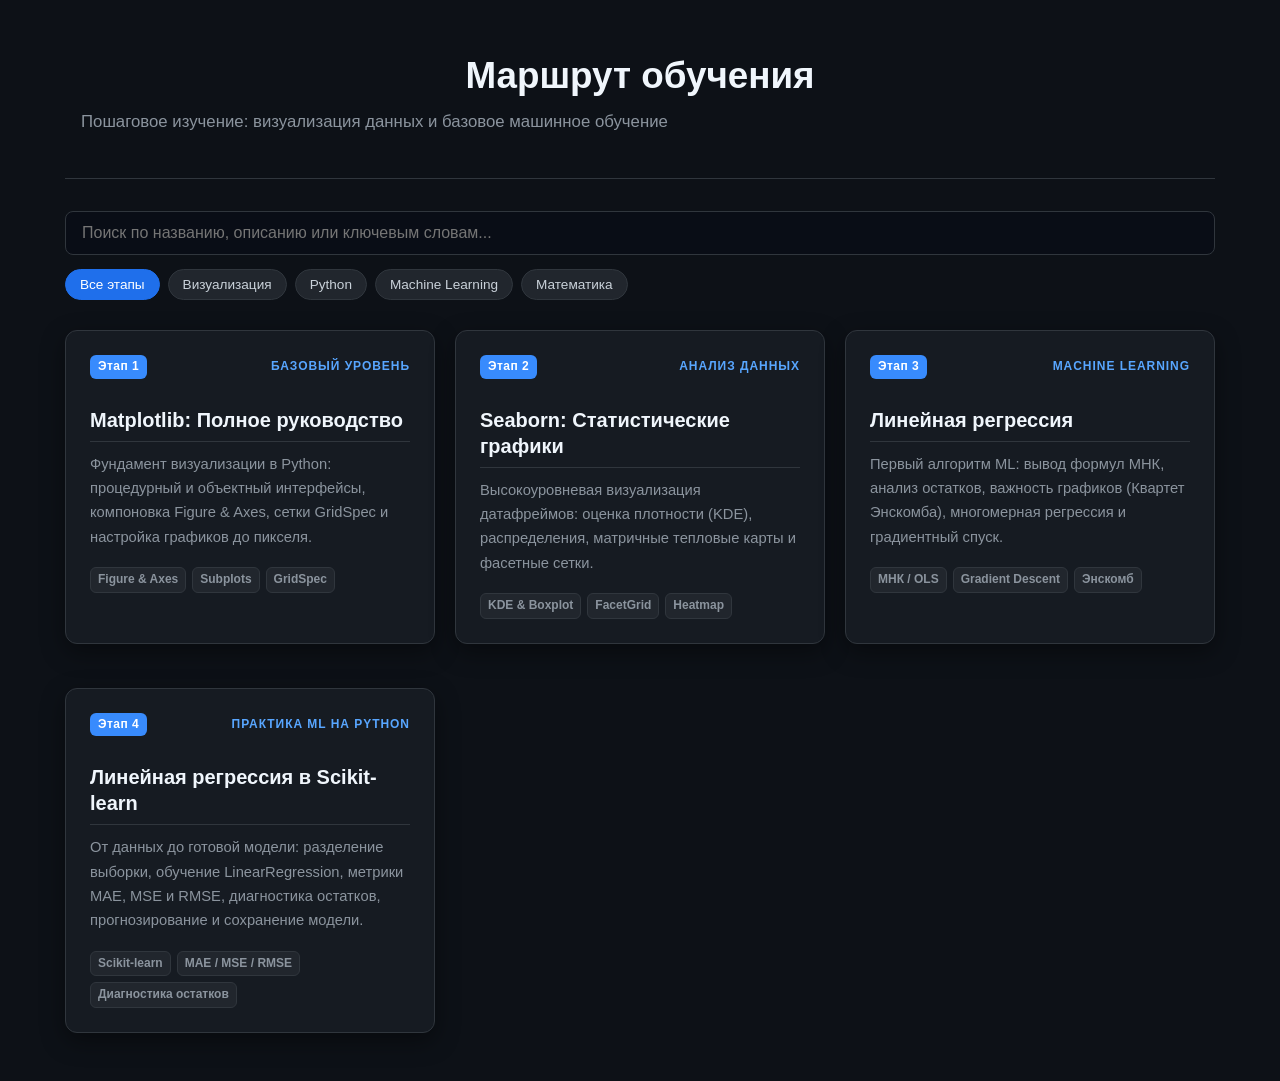
<file: index.html>
<!DOCTYPE html>
<html lang="ru">
<head>
  <meta charset="UTF-8">
  <meta name="viewport" content="width=device-width, initial-scale=1.0">
  <title>База знаний — План обучения</title>
  <link rel="stylesheet" href="style.css">
</head>
<body>

<div class="container">
  <header>
    <h1>Маршрут обучения</h1>
    <p class="subtitle">Пошаговое изучение: визуализация данных и базовое машинное обучение</p>
  </header>

  <div class="controls">
    <input type="text" id="searchInput" class="search-input" placeholder="Поиск по названию, описанию или ключевым словам...">
    <div class="tags-filter" id="tagsFilter">
      <button class="filter-btn active" data-tag="all">Все этапы</button>
      <button class="filter-btn" data-tag="viz">Визуализация</button>
      <button class="filter-btn" data-tag="python">Python</button>
      <button class="filter-btn" data-tag="ml">Machine Learning</button>
      <button class="filter-btn" data-tag="math">Математика</button>
    </div>
  </div>

  <main class="grid" id="notesGrid">

    <!-- ЭТАП 1: MATPLOTLIB -->
    <a href="matplotlib.html" class="card" data-order="1" data-category="python viz" data-keywords="figure axes subplots ticks spines gridspec визуализация графики">
      <div>
        <div class="card-top">
          <span class="step-badge">Этап 1</span>
          <span class="card-category">Базовый уровень</span>
        </div>
        <h2 class="card-title">Matplotlib: Полное руководство</h2>
        <p class="card-desc">Фундамент визуализации в Python: процедурный и объектный интерфейсы, компоновка Figure &amp; Axes, сетки GridSpec и настройка графиков до пикселя.</p>
      </div>
      <div class="card-tags">
        <span class="tag">Figure &amp; Axes</span>
        <span class="tag">Subplots</span>
        <span class="tag">GridSpec</span>
      </div>
    </a>

    <!-- ЭТАП 2: SEABORN -->
    <a href="seaborn.html" class="card" data-order="2" data-category="python viz" data-keywords="seaborn stat kde boxplot violinplot pairplot heatmap jointplot">
      <div>
        <div class="card-top">
          <span class="step-badge">Этап 2</span>
          <span class="card-category">Анализ данных</span>
        </div>
        <h2 class="card-title">Seaborn: Статистические графики</h2>
        <p class="card-desc">Высокоуровневая визуализация датафреймов: оценка плотности (KDE), распределения, матричные тепловые карты и фасетные сетки.</p>
      </div>
      <div class="card-tags">
        <span class="tag">KDE &amp; Boxplot</span>
        <span class="tag">FacetGrid</span>
        <span class="tag">Heatmap</span>
      </div>
    </a>

    <!-- ЭТАП 3: ЛИНЕЙНАЯ РЕГРЕССИЯ -->
    <a href="Линейная регрессия.html" class="card" data-order="3" data-category="ml math" data-keywords="ols мнк градиентный спуск ошибки mse anscombe энскомб формулы">
      <div>
        <div class="card-top">
          <span class="step-badge">Этап 3</span>
          <span class="card-category">Machine Learning</span>
        </div>
        <h2 class="card-title">Линейная регрессия</h2>
        <p class="card-desc">Первый алгоритм ML: вывод формул МНК, анализ остатков, важность графиков (Квартет Энскомба), многомерная регрессия и градиентный спуск.</p>
      </div>
      <div class="card-tags">
        <span class="tag">МНК / OLS</span>
        <span class="tag">Gradient Descent</span>
        <span class="tag">Энскомб</span>
      </div>
    </a>

    <!-- ЭТАП 4: ЛИНЕЙНАЯ РЕГРЕССИЯ В SCIKIT-LEARN -->
    <a href="linear-regression-sklearn.html" class="card" data-order="4" data-category="python ml" data-keywords="scikit-learn sklearn linearregression train_test_split fit predict estimator api mae mse rmse residuals остатки диагностика обучение тестовая выборка коэффициенты прогноз joblib сохранение модели">
      <div>
        <div class="card-top">
          <span class="step-badge">Этап 4</span>
          <span class="card-category">Практика ML на Python</span>
        </div>
        <h2 class="card-title">Линейная регрессия в Scikit-learn</h2>
        <p class="card-desc">От данных до готовой модели: разделение выборки, обучение LinearRegression, метрики MAE, MSE и RMSE, диагностика остатков, прогнозирование и сохранение модели.</p>
      </div>
      <div class="card-tags">
        <span class="tag">Scikit-learn</span>
        <span class="tag">MAE / MSE / RMSE</span>
        <span class="tag">Диагностика остатков</span>
      </div>
    </a>

  </main>

  <div id="emptyState" class="empty-state">Конспекты по данному запросу не найдены.</div>
</div>

<script>
  const searchInput = document.getElementById('searchInput');
  const tagButtons = document.querySelectorAll('.filter-btn');
  const cards = document.querySelectorAll('.card');
  const emptyState = document.getElementById('emptyState');

  let activeTag = 'all';

  function filterCards() {
    const query = searchInput.value.toLowerCase().trim();
    let visibleCount = 0;

    cards.forEach(card => {
      const title = card.querySelector('.card-title').textContent.toLowerCase();
      const desc = card.querySelector('.card-desc').textContent.toLowerCase();
      const keywords = (card.getAttribute('data-keywords') || '').toLowerCase();
      const categories = (card.getAttribute('data-category') || '').split(' ');

      const matchesSearch = title.includes(query) || desc.includes(query) || keywords.includes(query);
      const matchesTag = (activeTag === 'all') || categories.includes(activeTag);

      if (matchesSearch && matchesTag) {
        card.style.display = 'flex';
        visibleCount++;
      } else {
        card.style.display = 'none';
      }
    });

    emptyState.style.display = visibleCount === 0 ? 'block' : 'none';
  }

  searchInput.addEventListener('input', filterCards);

  tagButtons.forEach(btn => {
    btn.addEventListener('click', () => {
      tagButtons.forEach(b => b.classList.remove('active'));
      btn.classList.add('active');
      activeTag = btn.getAttribute('data-tag');
      filterCards();
    });
  });
</script>

</body>
</html>
</file>
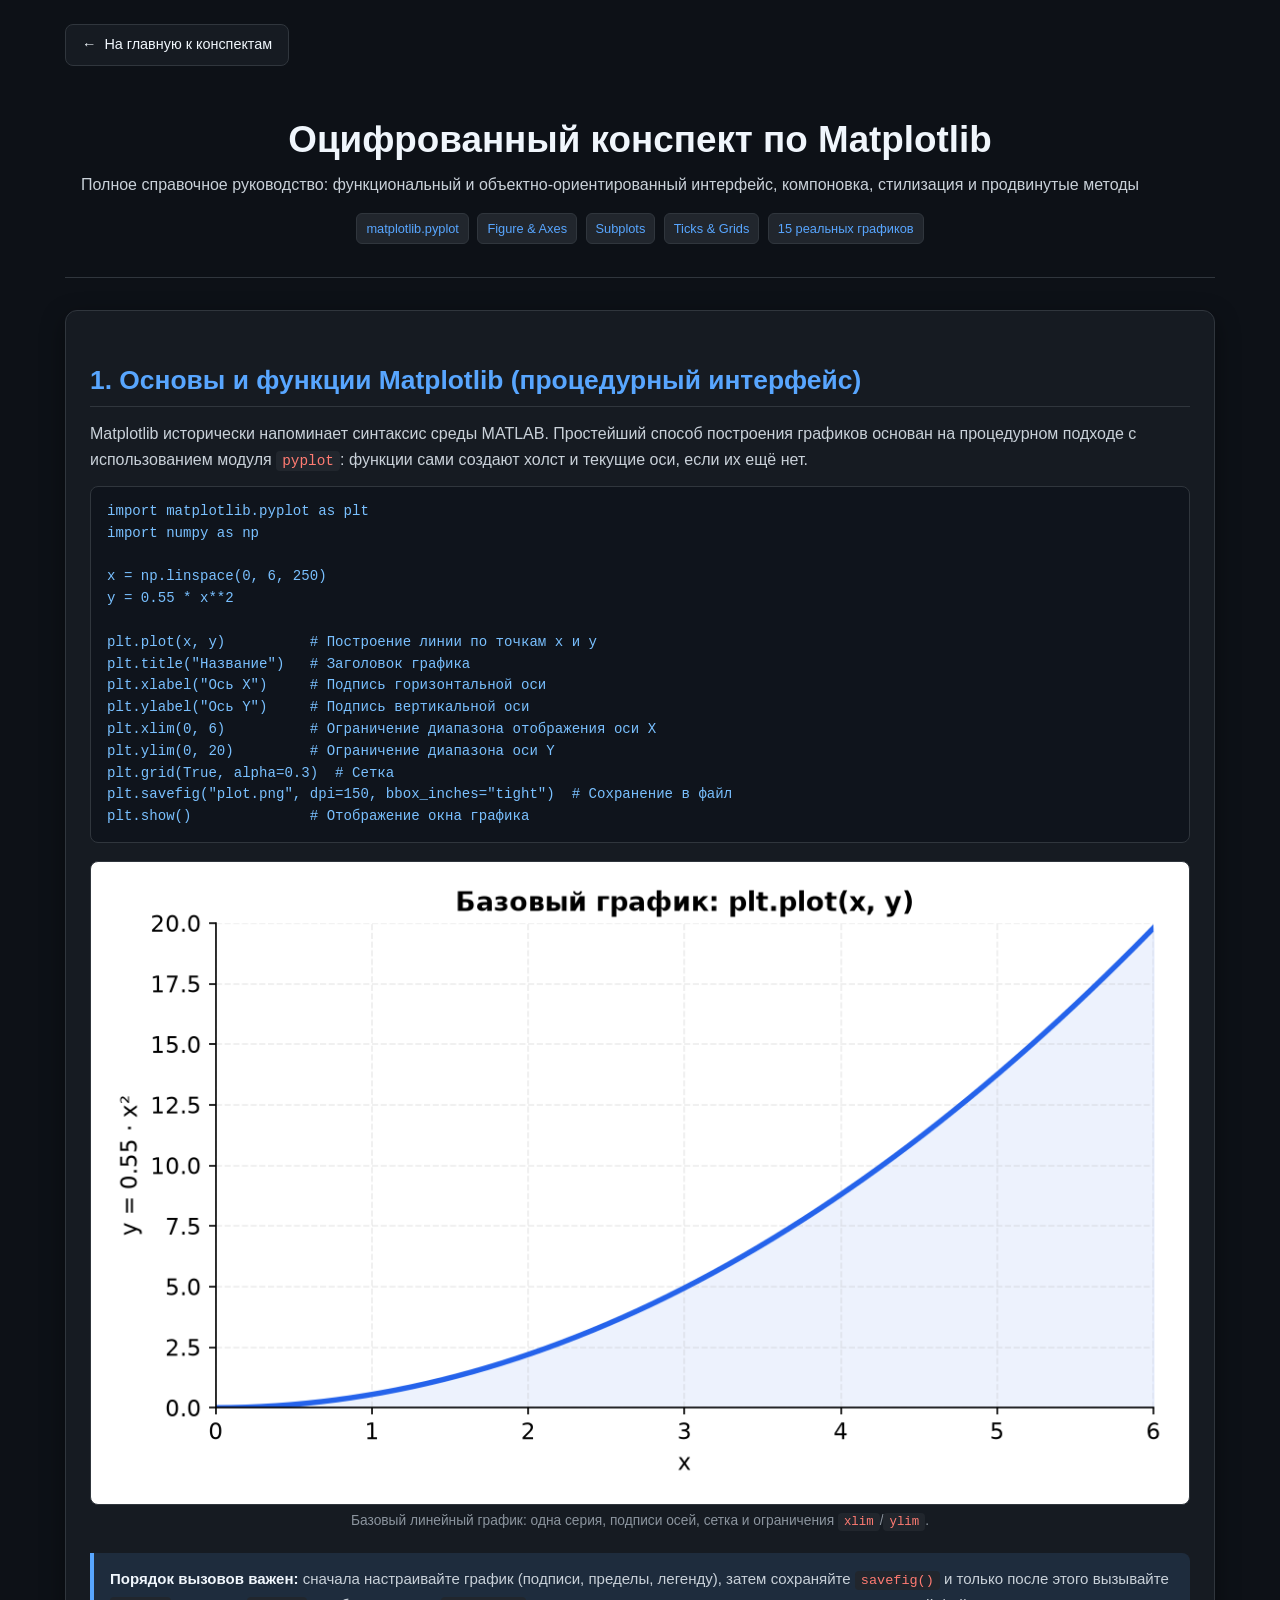
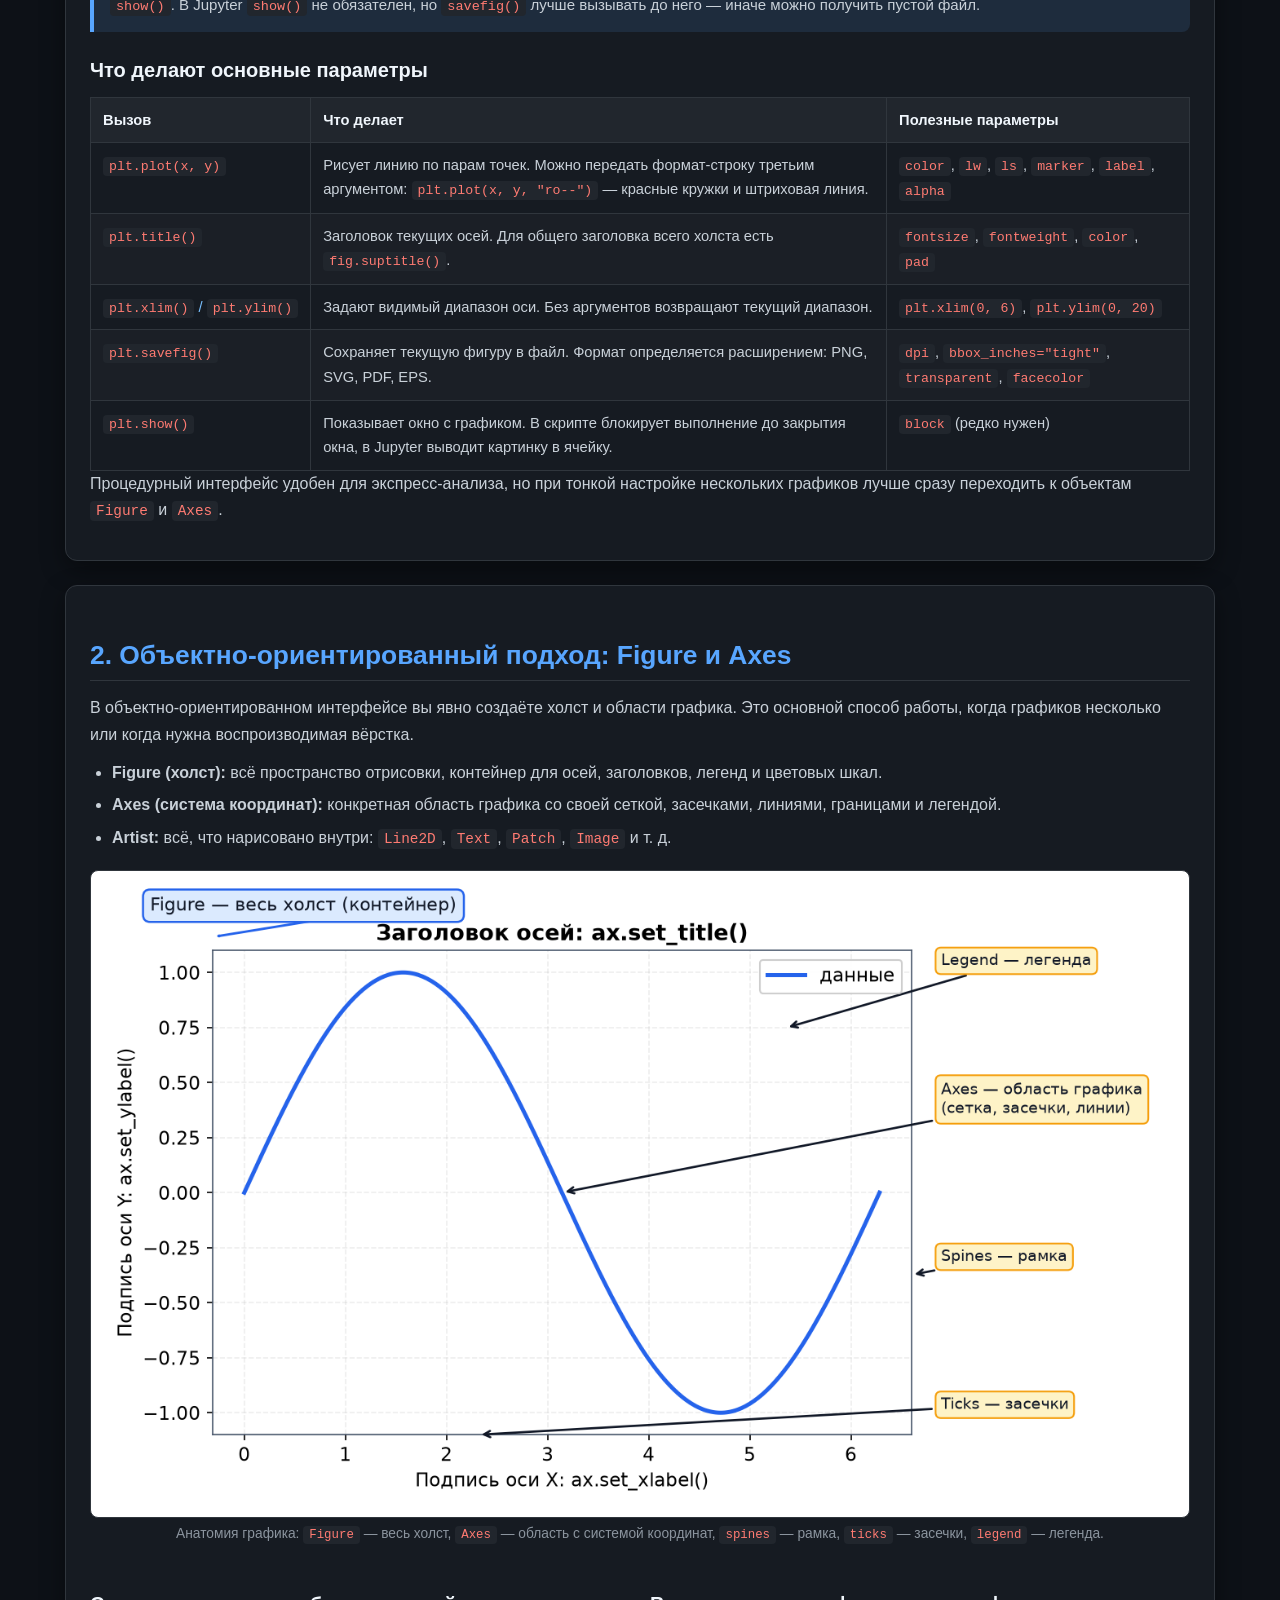
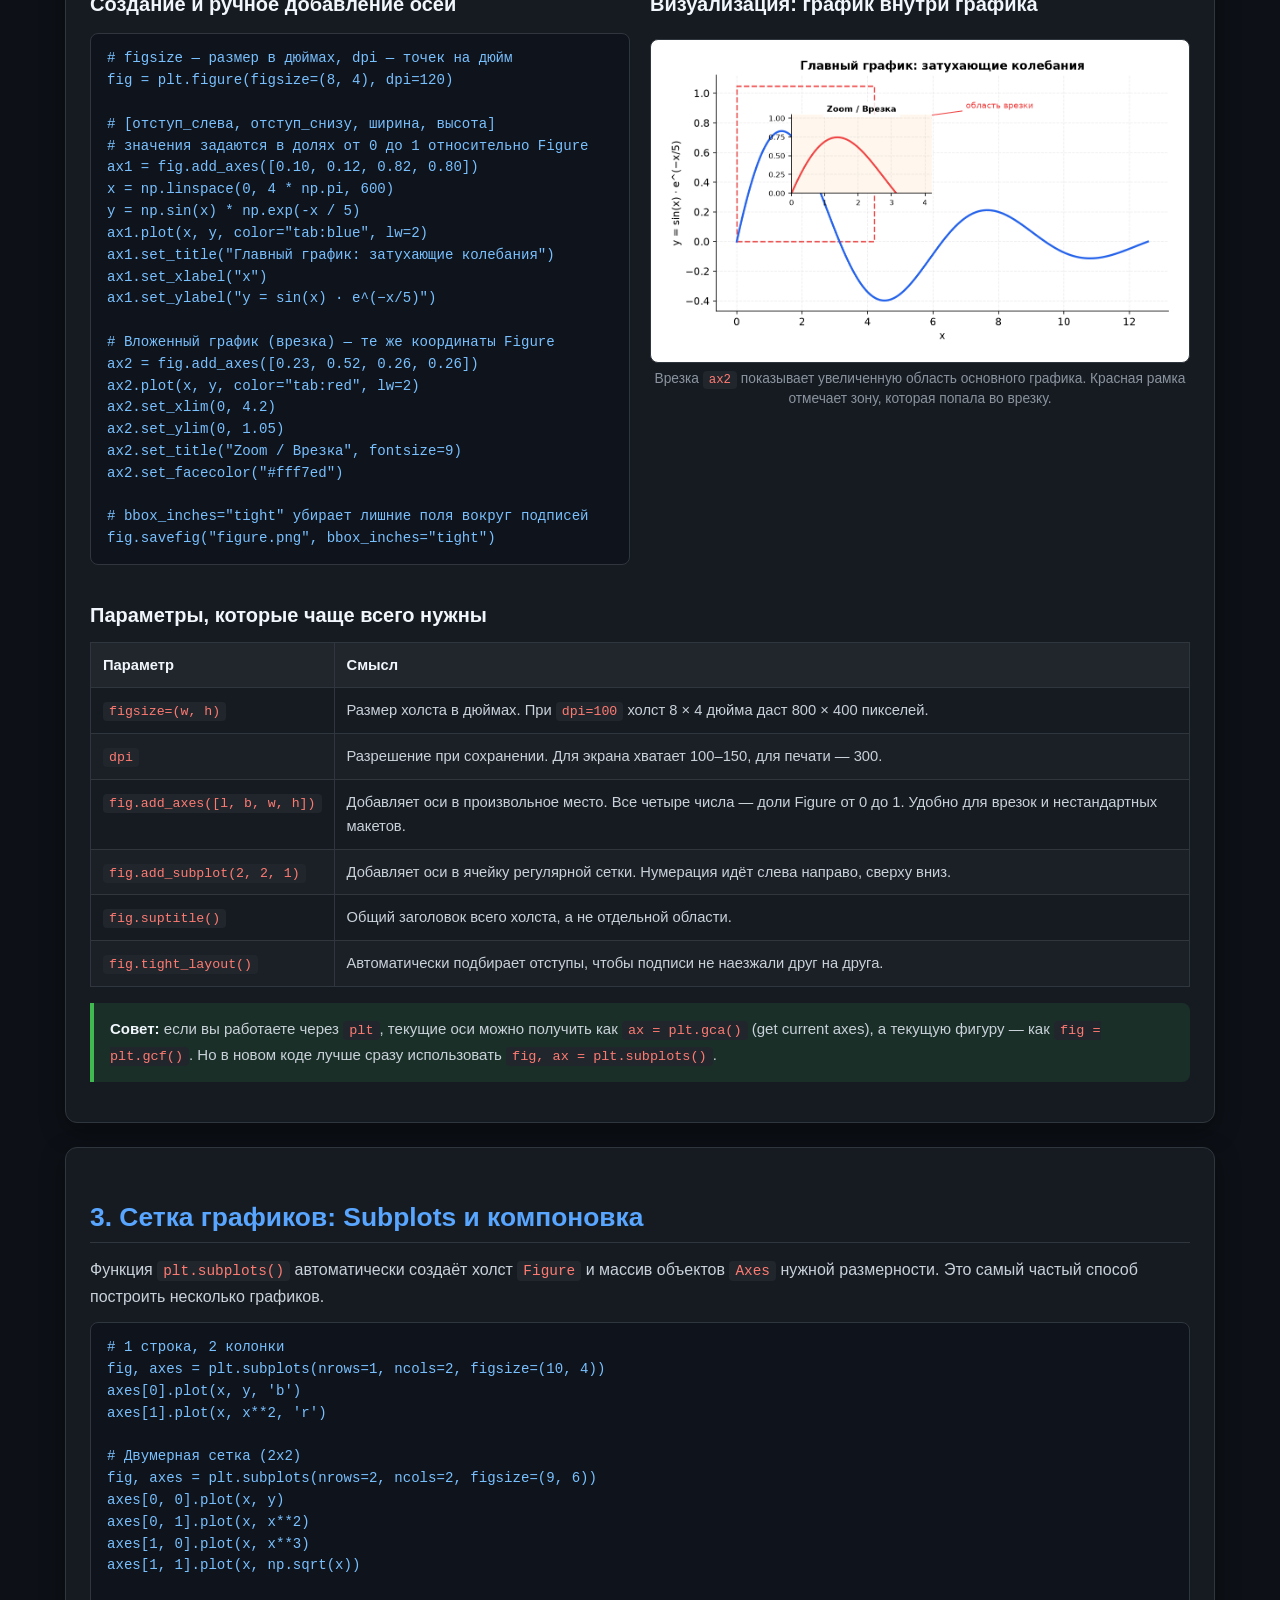
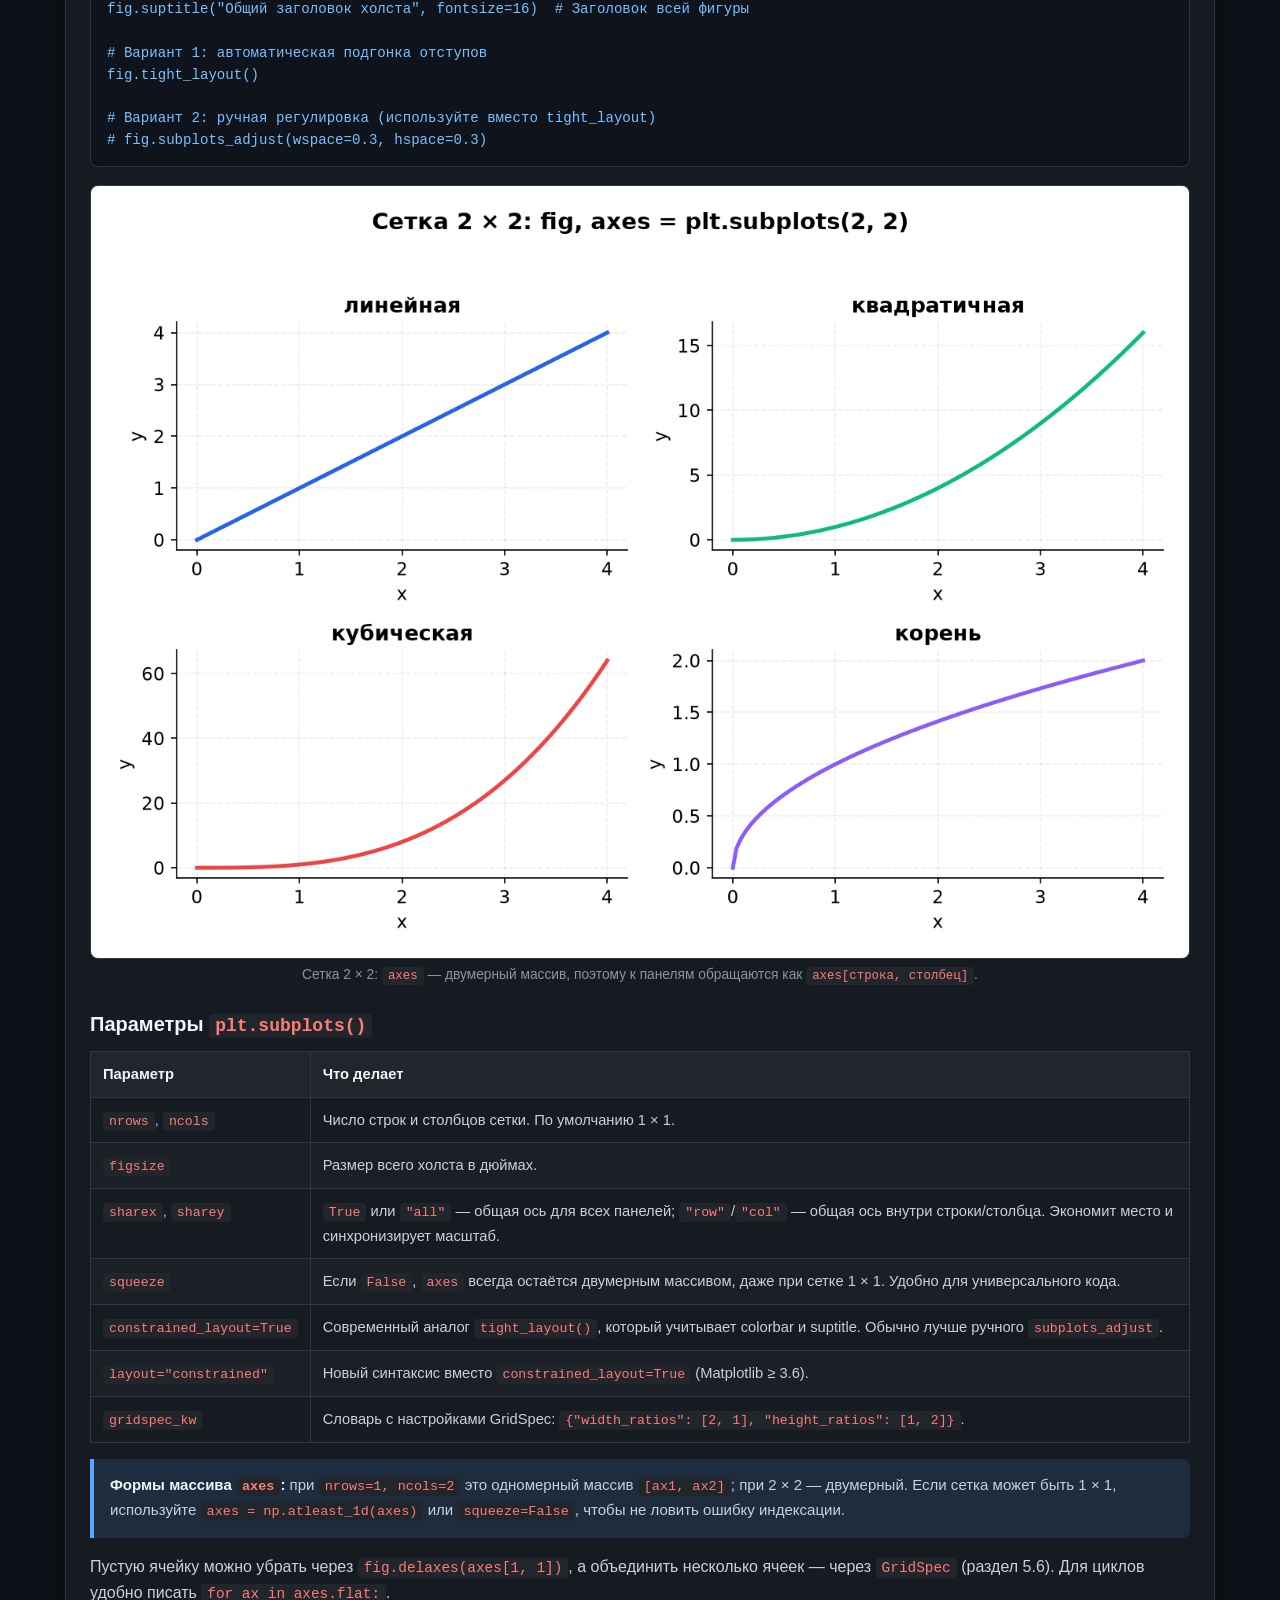
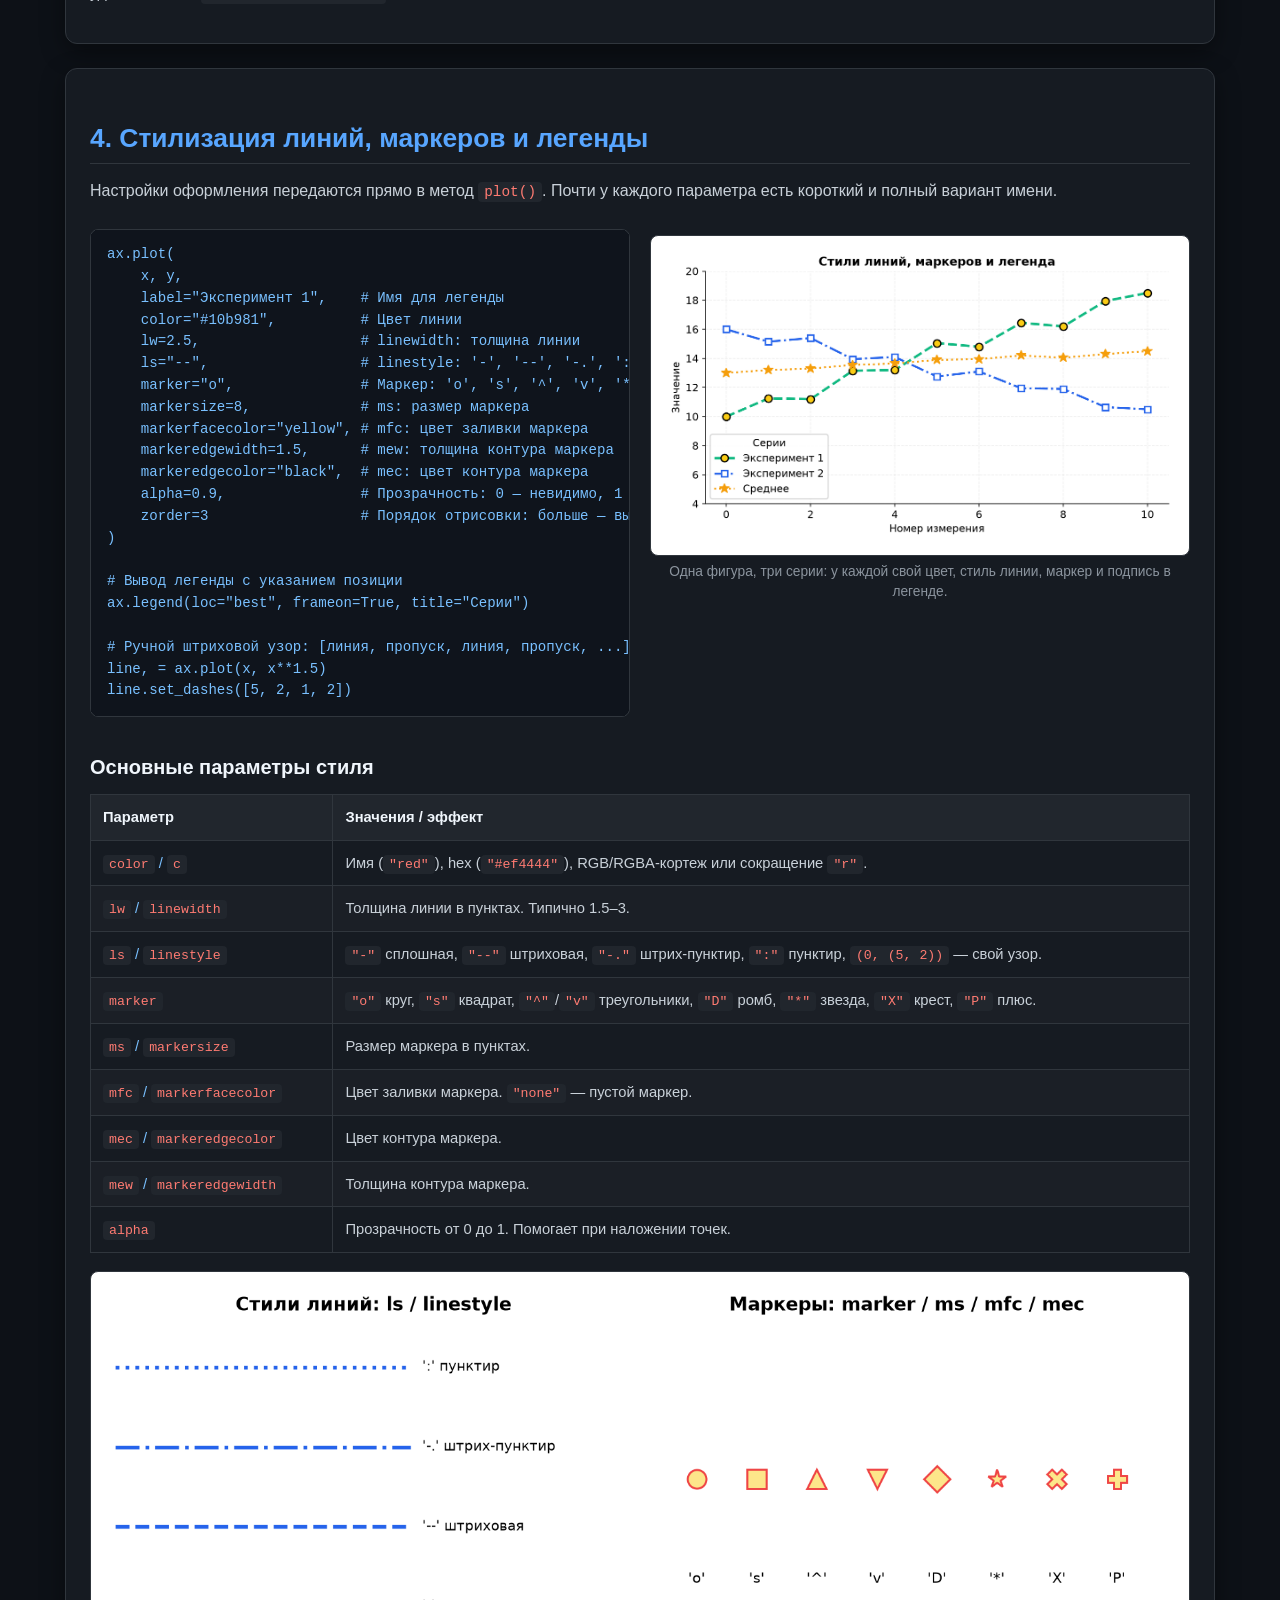
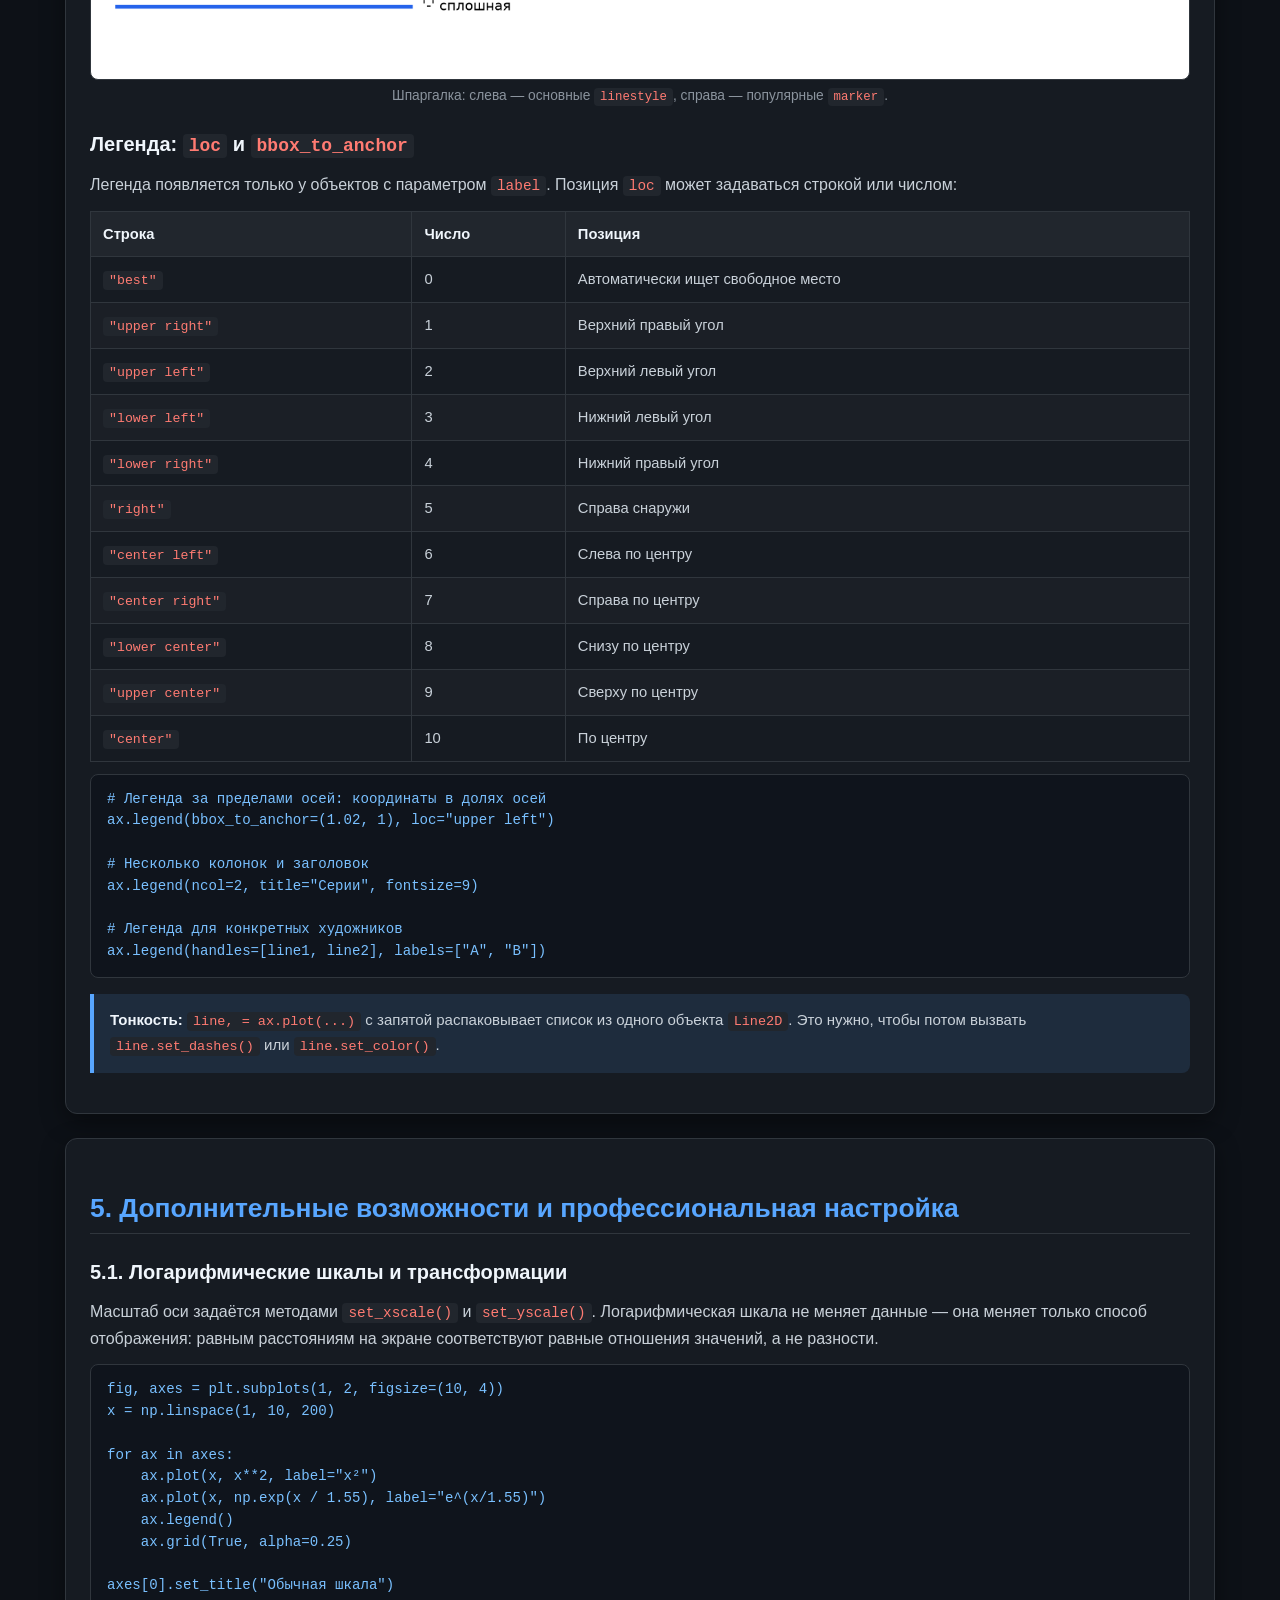
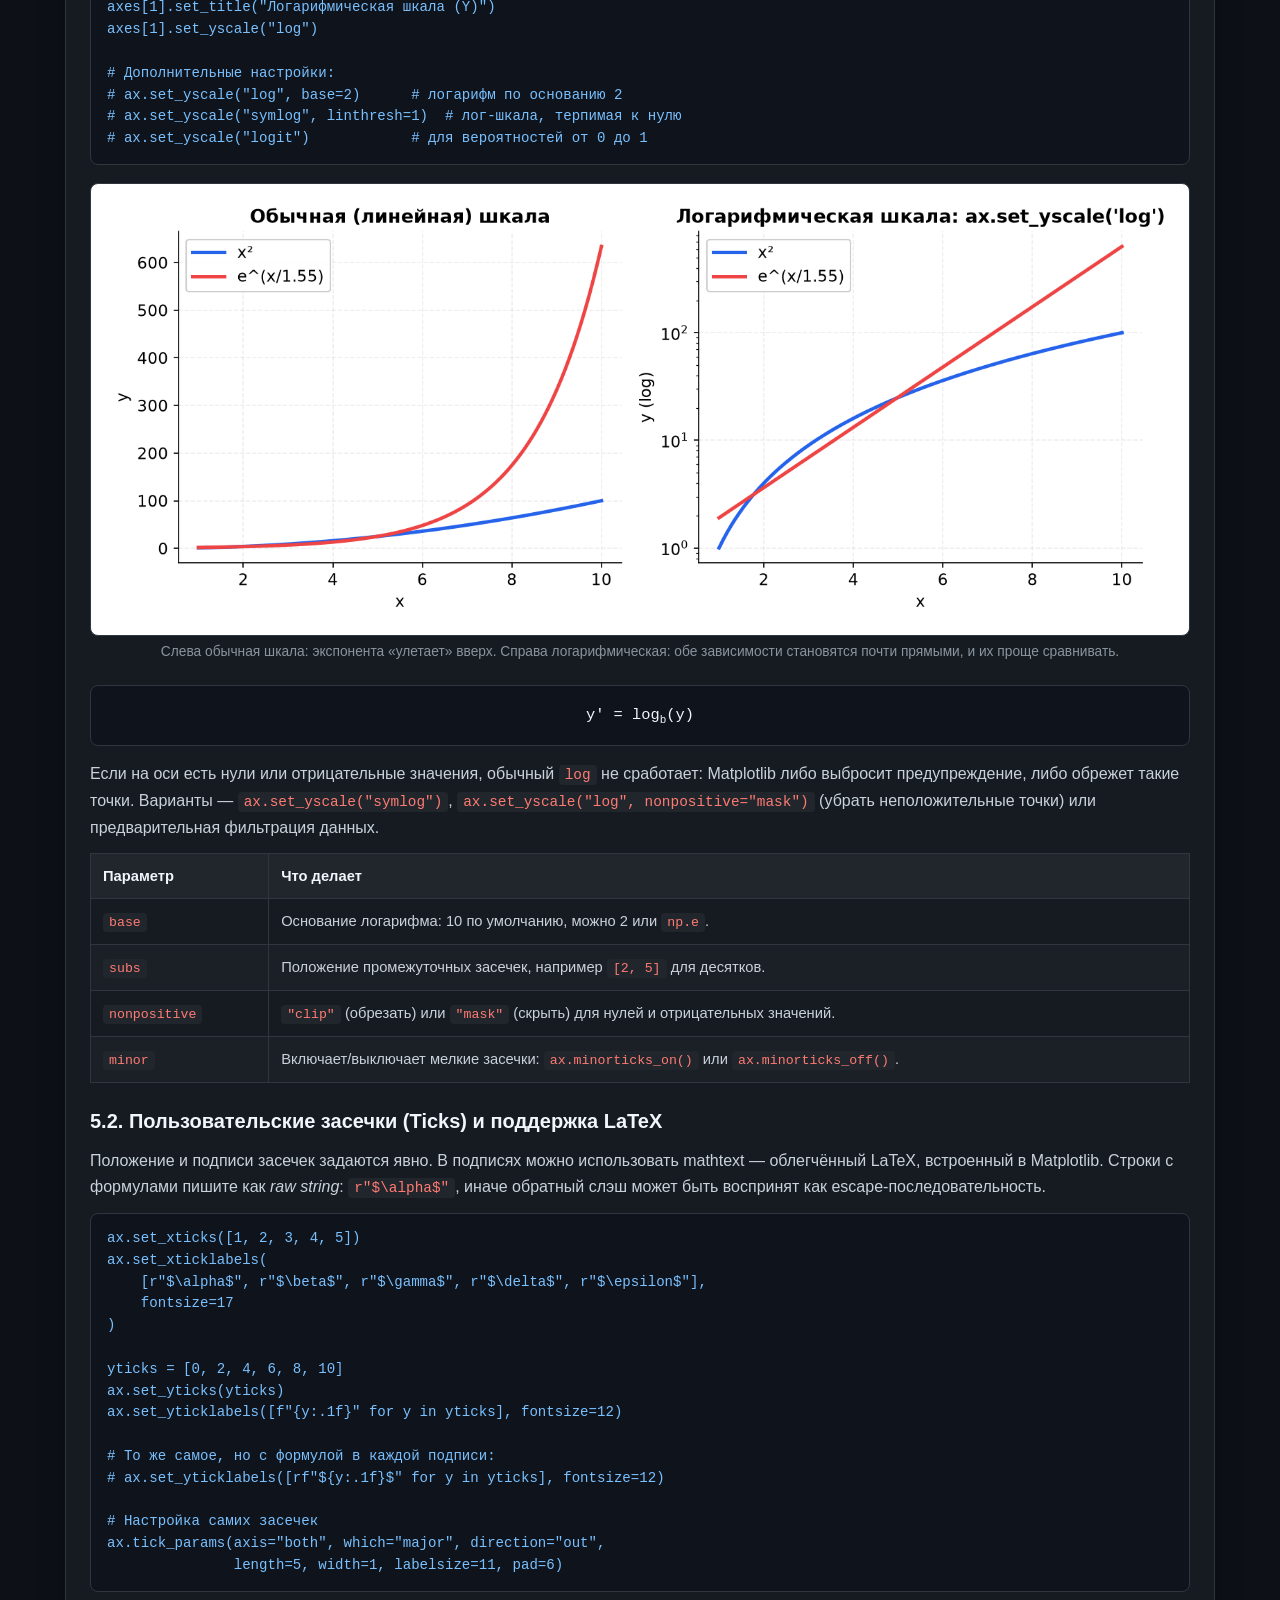
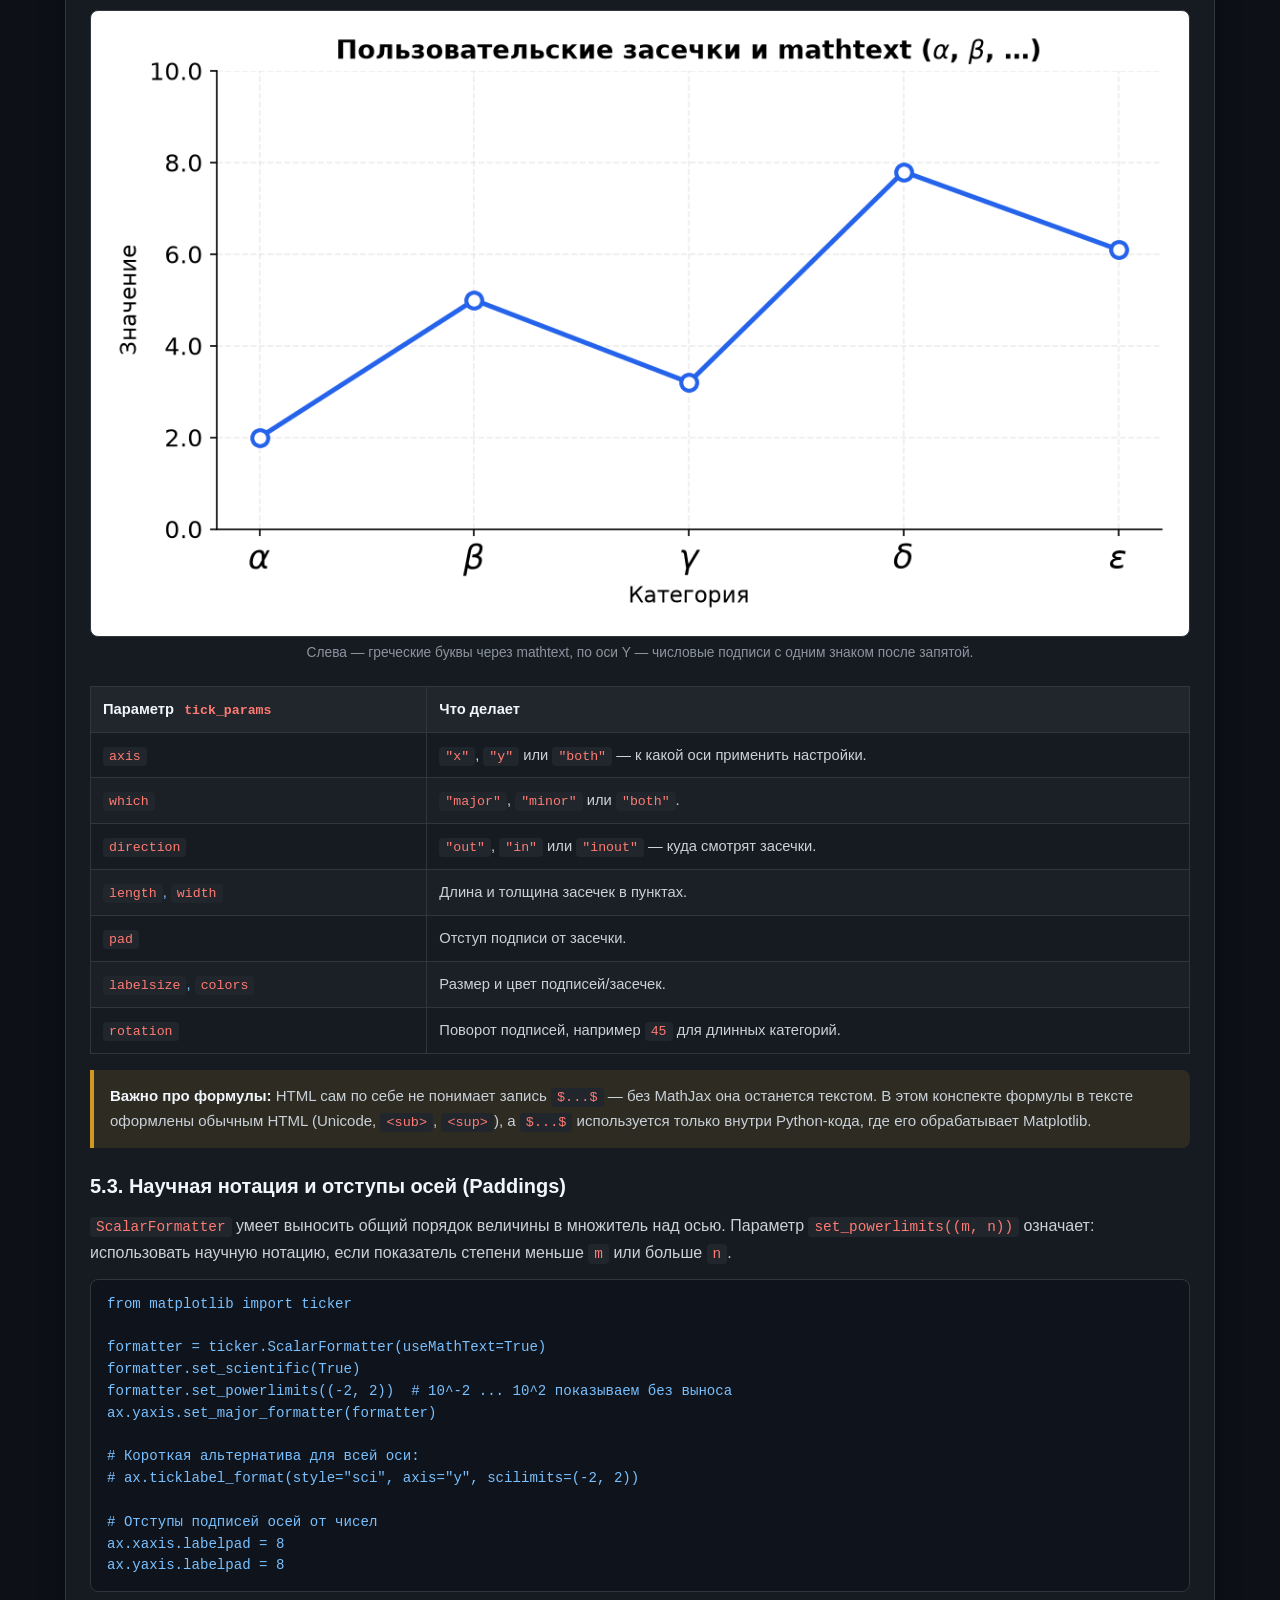
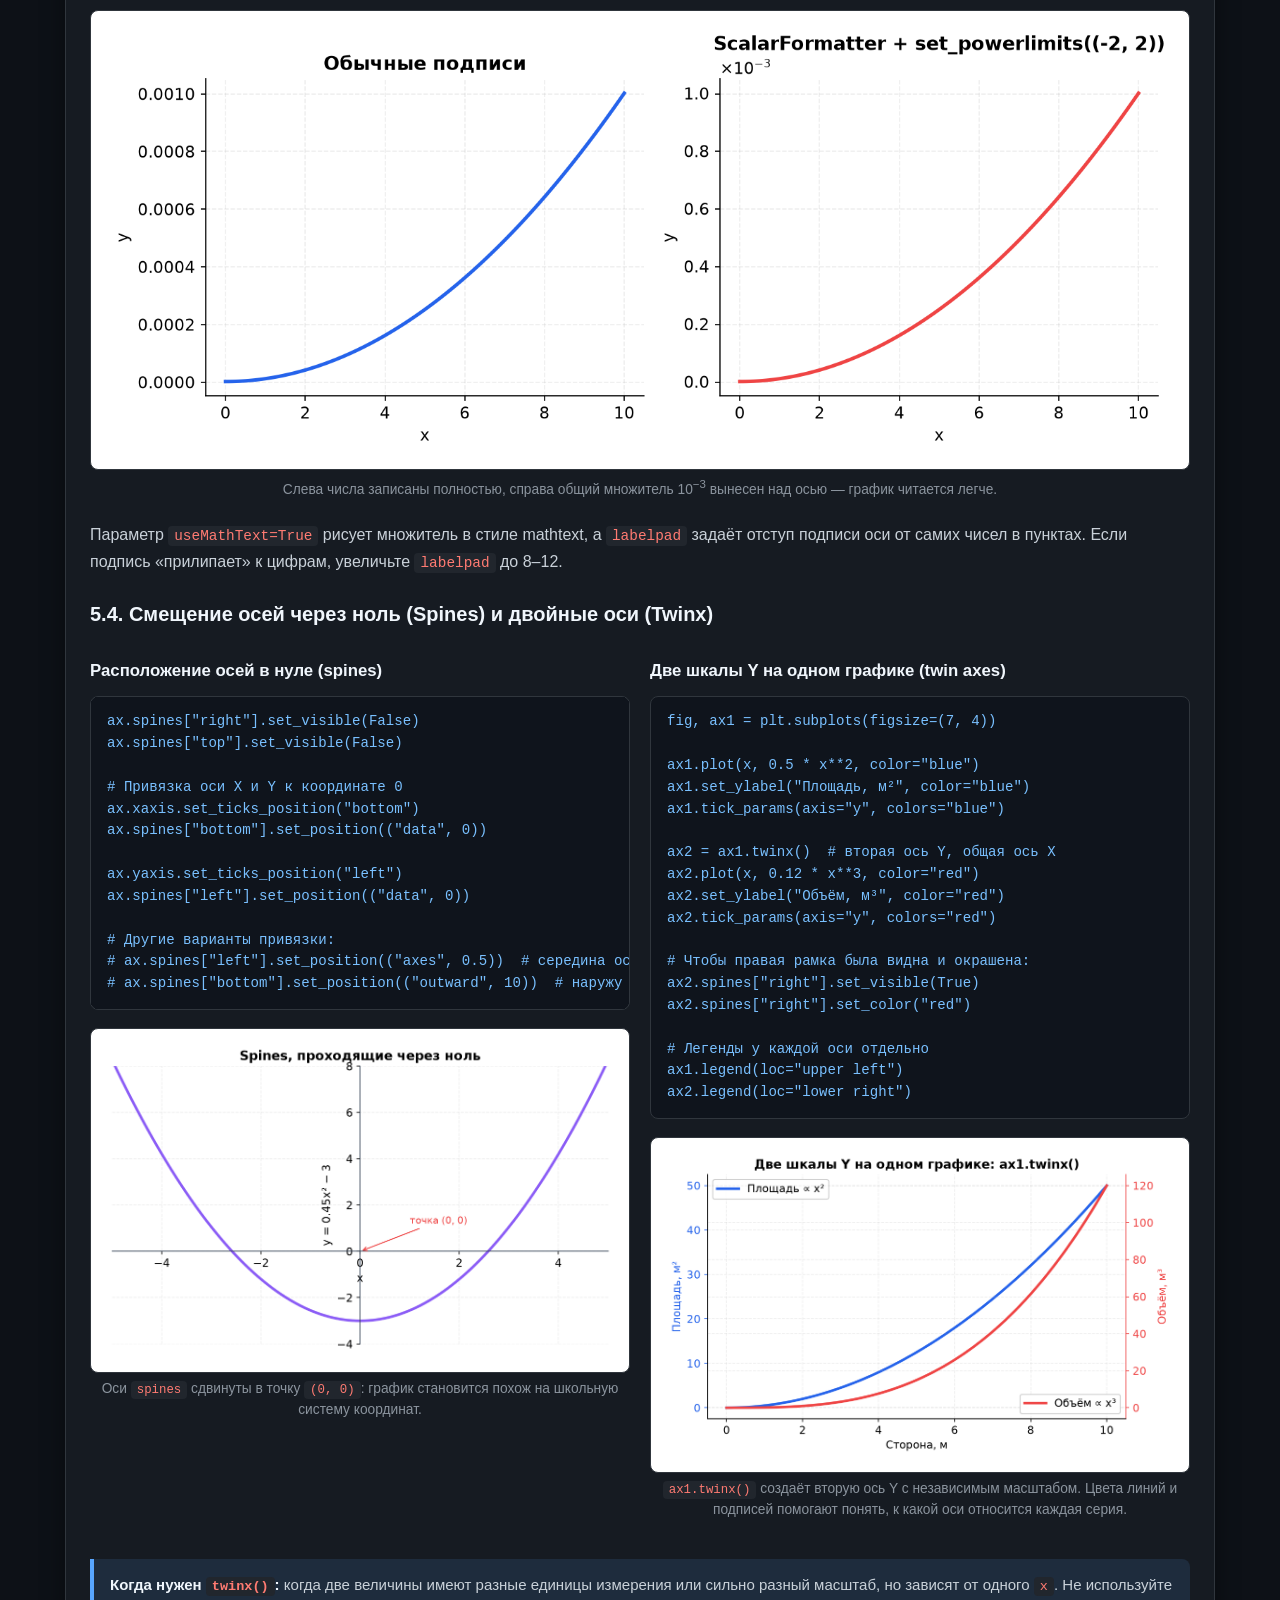
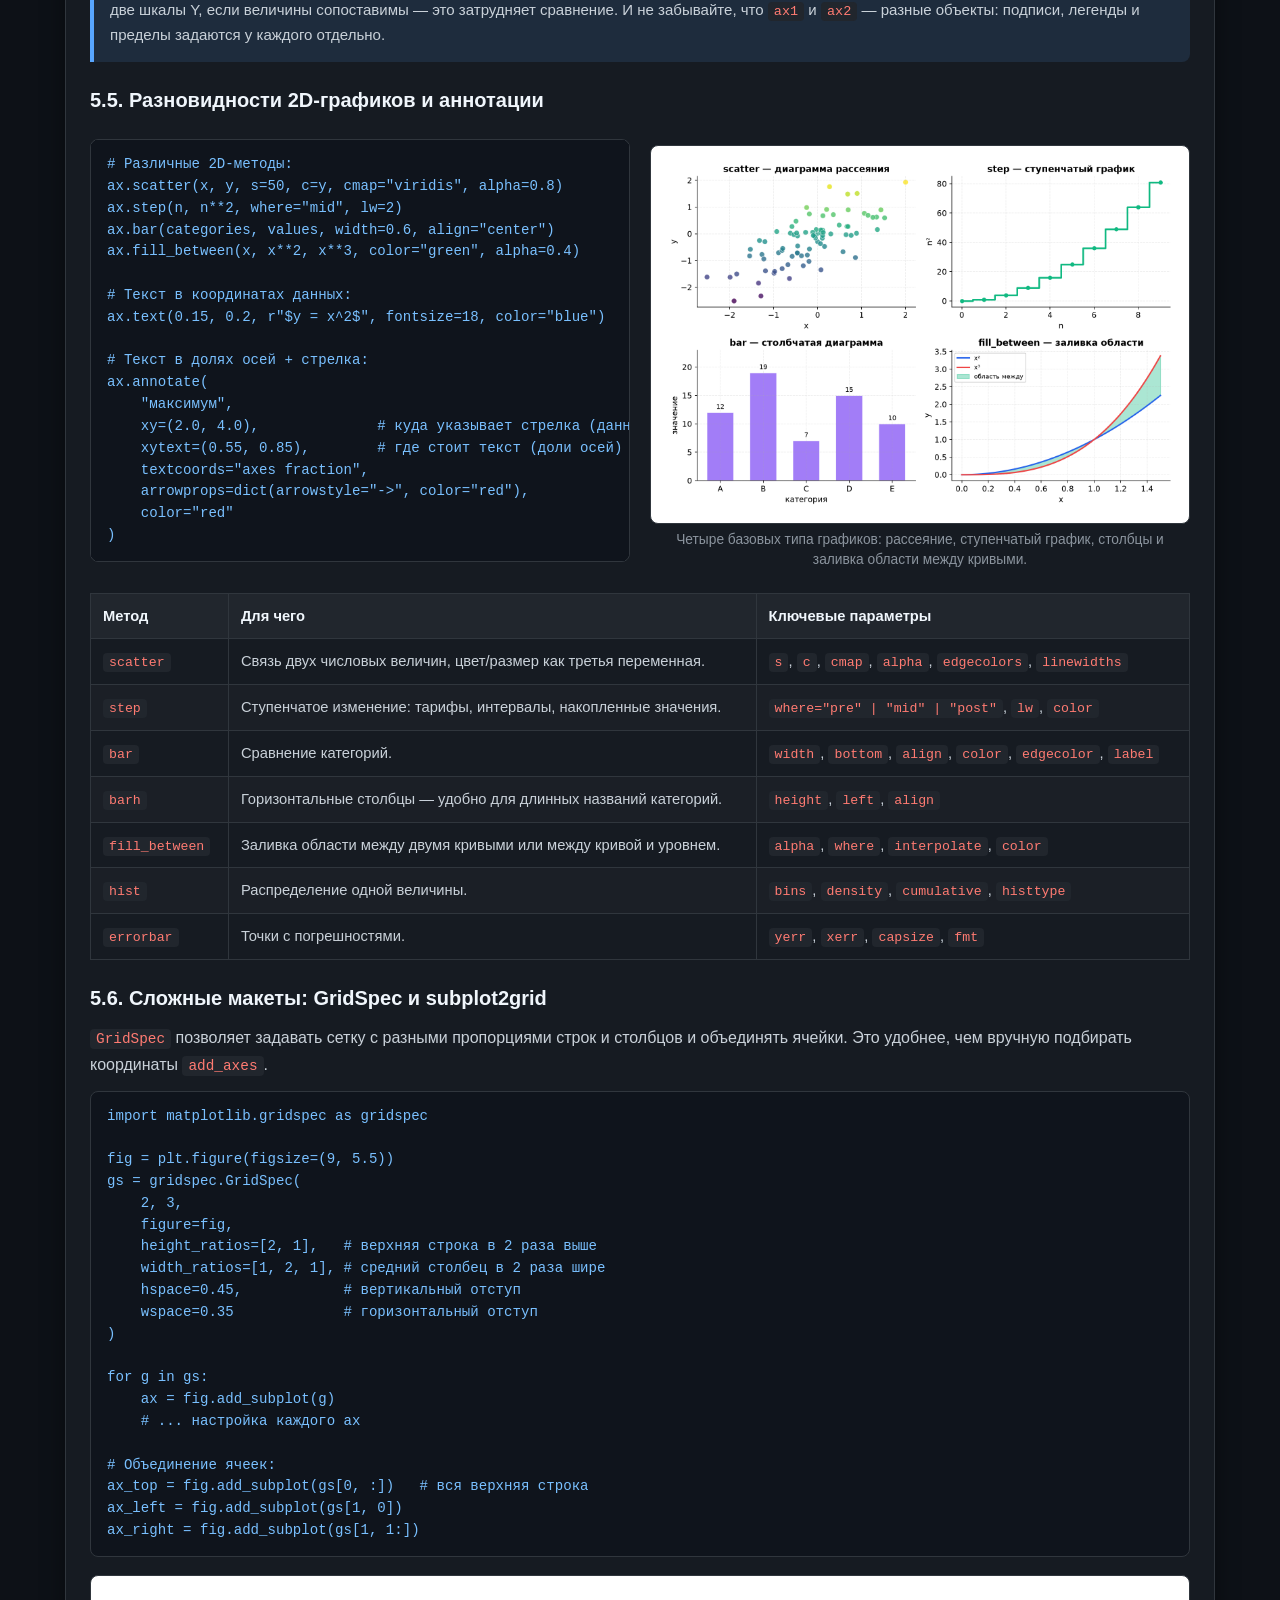
<file: matplotlib.html>
<!DOCTYPE html>
<html lang="ru">
<head>
  <meta charset="UTF-8">
  <meta name="viewport" content="width=device-width, initial-scale=1.0">
  <title>Конспект по Matplotlib: Полное руководство</title>
  <link rel="stylesheet" href="style.css">
</head>
<body>
<div class="container">
  <div class="container">
  <!-- Верхняя кнопка "Назад" -->
  <a href="index.html" class="nav-back nav-back-top">
    <span>←</span> На главную к конспектам
  </a>

  <header>
    <h1>Оцифрованный конспект по Matplotlib</h1>
    <p>Полное справочное руководство: функциональный и объектно-ориентированный интерфейс, компоновка, стилизация и продвинутые методы</p>
    <div>
      <span class="badge">matplotlib.pyplot</span>
      <span class="badge">Figure &amp; Axes</span>
      <span class="badge">Subplots</span>
      <span class="badge">Ticks &amp; Grids</span>
      <span class="badge">15 реальных графиков</span>
    </div>
  </header>

  <!-- РАЗДЕЛ 1 -->
  <section class="card">
    <h2>1. Основы и функции Matplotlib (процедурный интерфейс)</h2>
    <p>Matplotlib исторически напоминает синтаксис среды MATLAB. Простейший способ построения графиков основан на процедурном подходе с использованием модуля <code>pyplot</code>: функции сами создают холст и текущие оси, если их ещё нет.</p>

    <pre><code>import matplotlib.pyplot as plt
import numpy as np

x = np.linspace(0, 6, 250)
y = 0.55 * x**2

plt.plot(x, y)          # Построение линии по точкам x и y
plt.title("Название")   # Заголовок графика
plt.xlabel("Ось X")     # Подпись горизонтальной оси
plt.ylabel("Ось Y")     # Подпись вертикальной оси
plt.xlim(0, 6)          # Ограничение диапазона отображения оси X
plt.ylim(0, 20)         # Ограничение диапазона оси Y
plt.grid(True, alpha=0.3)  # Сетка
plt.savefig("plot.png", dpi=150, bbox_inches="tight")  # Сохранение в файл
plt.show()              # Отображение окна графика</code></pre>

    <figure class="plot-figure">
      <div class="plot-container">
        <img src="img/mpl/01_basic.png" alt="Базовый график параболы, построенный через plt.plot" loading="lazy">
      </div>
      <figcaption>Базовый линейный график: одна серия, подписи осей, сетка и ограничения <code>xlim</code>/<code>ylim</code>.</figcaption>
    </figure>

    <div class="note">
      <strong>Порядок вызовов важен:</strong> сначала настраивайте график (подписи, пределы, легенду), затем сохраняйте <code>savefig()</code> и только после этого вызывайте <code>show()</code>. В Jupyter <code>show()</code> не обязателен, но <code>savefig()</code> лучше вызывать до него — иначе можно получить пустой файл.
    </div>

    <h3>Что делают основные параметры</h3>
    <table class="param-table">
      <thead>
        <tr><th>Вызов</th><th>Что делает</th><th>Полезные параметры</th></tr>
      </thead>
      <tbody>
        <tr>
          <td><code>plt.plot(x, y)</code></td>
          <td>Рисует линию по парам точек. Можно передать формат-строку третьим аргументом: <code>plt.plot(x, y, "ro--")</code> — красные кружки и штриховая линия.</td>
          <td><code>color</code>, <code>lw</code>, <code>ls</code>, <code>marker</code>, <code>label</code>, <code>alpha</code></td>
        </tr>
        <tr>
          <td><code>plt.title()</code></td>
          <td>Заголовок текущих осей. Для общего заголовка всего холста есть <code>fig.suptitle()</code>.</td>
          <td><code>fontsize</code>, <code>fontweight</code>, <code>color</code>, <code>pad</code></td>
        </tr>
        <tr>
          <td><code>plt.xlim()</code> / <code>plt.ylim()</code></td>
          <td>Задают видимый диапазон оси. Без аргументов возвращают текущий диапазон.</td>
          <td><code>plt.xlim(0, 6)</code>, <code>plt.ylim(0, 20)</code></td>
        </tr>
        <tr>
          <td><code>plt.savefig()</code></td>
          <td>Сохраняет текущую фигуру в файл. Формат определяется расширением: PNG, SVG, PDF, EPS.</td>
          <td><code>dpi</code>, <code>bbox_inches="tight"</code>, <code>transparent</code>, <code>facecolor</code></td>
        </tr>
        <tr>
          <td><code>plt.show()</code></td>
          <td>Показывает окно с графиком. В скрипте блокирует выполнение до закрытия окна, в Jupyter выводит картинку в ячейку.</td>
          <td><code>block</code> (редко нужен)</td>
        </tr>
      </tbody>
    </table>

    <p>Процедурный интерфейс удобен для экспресс-анализа, но при тонкой настройке нескольких графиков лучше сразу переходить к объектам <code>Figure</code> и <code>Axes</code>.</p>
  </section>

  <!-- РАЗДЕЛ 2 -->
  <section class="card">
    <h2>2. Объектно-ориентированный подход: Figure и Axes</h2>
    <p>В объектно-ориентированном интерфейсе вы явно создаёте холст и области графика. Это основной способ работы, когда графиков несколько или когда нужна воспроизводимая вёрстка.</p>
    <ul>
      <li><strong>Figure (холст):</strong> всё пространство отрисовки, контейнер для осей, заголовков, легенд и цветовых шкал.</li>
      <li><strong>Axes (система координат):</strong> конкретная область графика со своей сеткой, засечками, линиями, границами и легендой.</li>
      <li><strong>Artist:</strong> всё, что нарисовано внутри: <code>Line2D</code>, <code>Text</code>, <code>Patch</code>, <code>Image</code> и т. д.</li>
    </ul>

    <figure class="plot-figure">
      <div class="plot-container">
        <img src="img/mpl/02_anatomy.png" alt="Анатомия графика Matplotlib: Figure, Axes, spines, ticks, legend" loading="lazy">
      </div>
      <figcaption>Анатомия графика: <code>Figure</code> — весь холст, <code>Axes</code> — область с системой координат, <code>spines</code> — рамка, <code>ticks</code> — засечки, <code>legend</code> — легенда.</figcaption>
    </figure>

    <div class="grid-2">
      <div>
        <h3>Создание и ручное добавление осей</h3>
        <pre><code># figsize — размер в дюймах, dpi — точек на дюйм
fig = plt.figure(figsize=(8, 4), dpi=120)

# [отступ_слева, отступ_снизу, ширина, высота]
# значения задаются в долях от 0 до 1 относительно Figure
ax1 = fig.add_axes([0.10, 0.12, 0.82, 0.80])
x = np.linspace(0, 4 * np.pi, 600)
y = np.sin(x) * np.exp(-x / 5)
ax1.plot(x, y, color="tab:blue", lw=2)
ax1.set_title("Главный график: затухающие колебания")
ax1.set_xlabel("x")
ax1.set_ylabel("y = sin(x) · e^(−x/5)")

# Вложенный график (врезка) — те же координаты Figure
ax2 = fig.add_axes([0.23, 0.52, 0.26, 0.26])
ax2.plot(x, y, color="tab:red", lw=2)
ax2.set_xlim(0, 4.2)
ax2.set_ylim(0, 1.05)
ax2.set_title("Zoom / Врезка", fontsize=9)
ax2.set_facecolor("#fff7ed")

# bbox_inches="tight" убирает лишние поля вокруг подписей
fig.savefig("figure.png", bbox_inches="tight")</code></pre>
      </div>

      <div>
        <h3>Визуализация: график внутри графика</h3>
        <figure class="plot-figure">
          <div class="plot-container">
            <img src="img/mpl/03_inset.png" alt="Основной график с вложенной увеличенной областью" loading="lazy">
          </div>
          <figcaption>Врезка <code>ax2</code> показывает увеличенную область основного графика. Красная рамка отмечает зону, которая попала во врезку.</figcaption>
        </figure>
      </div>
    </div>

    <h3>Параметры, которые чаще всего нужны</h3>
    <table class="param-table">
      <thead>
        <tr><th>Параметр</th><th>Смысл</th></tr>
      </thead>
      <tbody>
        <tr><td><code>figsize=(w, h)</code></td><td>Размер холста в дюймах. При <code>dpi=100</code> холст 8 × 4 дюйма даст 800 × 400 пикселей.</td></tr>
        <tr><td><code>dpi</code></td><td>Разрешение при сохранении. Для экрана хватает 100–150, для печати — 300.</td></tr>
        <tr><td><code>fig.add_axes([l, b, w, h])</code></td><td>Добавляет оси в произвольное место. Все четыре числа — доли Figure от 0 до 1. Удобно для врезок и нестандартных макетов.</td></tr>
        <tr><td><code>fig.add_subplot(2, 2, 1)</code></td><td>Добавляет оси в ячейку регулярной сетки. Нумерация идёт слева направо, сверху вниз.</td></tr>
        <tr><td><code>fig.suptitle()</code></td><td>Общий заголовок всего холста, а не отдельной области.</td></tr>
        <tr><td><code>fig.tight_layout()</code></td><td>Автоматически подбирает отступы, чтобы подписи не наезжали друг на друга.</td></tr>
      </tbody>
    </table>

    <div class="tip">
      <strong>Совет:</strong> если вы работаете через <code>plt</code>, текущие оси можно получить как <code>ax = plt.gca()</code> (get current axes), а текущую фигуру — как <code>fig = plt.gcf()</code>. Но в новом коде лучше сразу использовать <code>fig, ax = plt.subplots()</code>.
    </div>
  </section>

  <!-- РАЗДЕЛ 3 -->
  <section class="card">
    <h2>3. Сетка графиков: Subplots и компоновка</h2>
    <p>Функция <code>plt.subplots()</code> автоматически создаёт холст <code>Figure</code> и массив объектов <code>Axes</code> нужной размерности. Это самый частый способ построить несколько графиков.</p>

    <pre><code># 1 строка, 2 колонки
fig, axes = plt.subplots(nrows=1, ncols=2, figsize=(10, 4))
axes[0].plot(x, y, 'b')
axes[1].plot(x, x**2, 'r')

# Двумерная сетка (2x2)
fig, axes = plt.subplots(nrows=2, ncols=2, figsize=(9, 6))
axes[0, 0].plot(x, y)
axes[0, 1].plot(x, x**2)
axes[1, 0].plot(x, x**3)
axes[1, 1].plot(x, np.sqrt(x))

fig.suptitle("Общий заголовок холста", fontsize=16)  # Заголовок всей фигуры

# Вариант 1: автоматическая подгонка отступов
fig.tight_layout()

# Вариант 2: ручная регулировка (используйте вместо tight_layout)
# fig.subplots_adjust(wspace=0.3, hspace=0.3)</code></pre>

    <figure class="plot-figure">
      <div class="plot-container">
        <img src="img/mpl/04_subplots.png" alt="Сетка 2 на 2 с четырьмя графиками" loading="lazy">
      </div>
      <figcaption>Сетка 2 × 2: <code>axes</code> — двумерный массив, поэтому к панелям обращаются как <code>axes[строка, столбец]</code>.</figcaption>
    </figure>

    <h3>Параметры <code>plt.subplots()</code></h3>
    <table class="param-table">
      <thead>
        <tr><th>Параметр</th><th>Что делает</th></tr>
      </thead>
      <tbody>
        <tr><td><code>nrows</code>, <code>ncols</code></td><td>Число строк и столбцов сетки. По умолчанию 1 × 1.</td></tr>
        <tr><td><code>figsize</code></td><td>Размер всего холста в дюймах.</td></tr>
        <tr><td><code>sharex</code>, <code>sharey</code></td><td><code>True</code> или <code>"all"</code> — общая ось для всех панелей; <code>"row"</code>/<code>"col"</code> — общая ось внутри строки/столбца. Экономит место и синхронизирует масштаб.</td></tr>
        <tr><td><code>squeeze</code></td><td>Если <code>False</code>, <code>axes</code> всегда остаётся двумерным массивом, даже при сетке 1 × 1. Удобно для универсального кода.</td></tr>
        <tr><td><code>constrained_layout=True</code></td><td>Современный аналог <code>tight_layout()</code>, который учитывает colorbar и suptitle. Обычно лучше ручного <code>subplots_adjust</code>.</td></tr>
        <tr><td><code>layout="constrained"</code></td><td>Новый синтаксис вместо <code>constrained_layout=True</code> (Matplotlib ≥ 3.6).</td></tr>
        <tr><td><code>gridspec_kw</code></td><td>Словарь с настройками GridSpec: <code>{"width_ratios": [2, 1], "height_ratios": [1, 2]}</code>.</td></tr>
      </tbody>
    </table>

    <div class="note">
      <strong>Формы массива <code>axes</code>:</strong> при <code>nrows=1, ncols=2</code> это одномерный массив <code>[ax1, ax2]</code>; при 2 × 2 — двумерный. Если сетка может быть 1 × 1, используйте <code>axes = np.atleast_1d(axes)</code> или <code>squeeze=False</code>, чтобы не ловить ошибку индексации.
    </div>

    <p>Пустую ячейку можно убрать через <code>fig.delaxes(axes[1, 1])</code>, а объединить несколько ячеек — через <code>GridSpec</code> (раздел 5.6). Для циклов удобно писать <code>for ax in axes.flat:</code>.</p>
  </section>

  <!-- РАЗДЕЛ 4 -->
  <section class="card">
    <h2>4. Стилизация линий, маркеров и легенды</h2>
    <p>Настройки оформления передаются прямо в метод <code>plot()</code>. Почти у каждого параметра есть короткий и полный вариант имени.</p>

    <div class="grid-2">
      <div>
        <pre><code>ax.plot(
    x, y,
    label="Эксперимент 1",    # Имя для легенды
    color="#10b981",          # Цвет линии
    lw=2.5,                   # linewidth: толщина линии
    ls="--",                  # linestyle: '-', '--', '-.', ':'
    marker="o",               # Маркер: 'o', 's', '^', 'v', '*'
    markersize=8,             # ms: размер маркера
    markerfacecolor="yellow", # mfc: цвет заливки маркера
    markeredgewidth=1.5,      # mew: толщина контура маркера
    markeredgecolor="black",  # mec: цвет контура маркера
    alpha=0.9,                # Прозрачность: 0 — невидимо, 1 — непрозрачно
    zorder=3                  # Порядок отрисовки: больше — выше
)

# Вывод легенды с указанием позиции
ax.legend(loc="best", frameon=True, title="Серии")

# Ручной штриховой узор: [линия, пропуск, линия, пропуск, ...]
line, = ax.plot(x, x**1.5)
line.set_dashes([5, 2, 1, 2])</code></pre>
      </div>

      <div>
        <figure class="plot-figure">
          <div class="plot-container">
            <img src="img/mpl/05_styling.png" alt="Три серии с разными стилями линий, маркерами и легендой" loading="lazy">
          </div>
          <figcaption>Одна фигура, три серии: у каждой свой цвет, стиль линии, маркер и подпись в легенде.</figcaption>
        </figure>
      </div>
    </div>

    <h3>Основные параметры стиля</h3>
    <table class="param-table">
      <thead>
        <tr><th>Параметр</th><th>Значения / эффект</th></tr>
      </thead>
      <tbody>
        <tr><td><code>color</code> / <code>c</code></td><td>Имя (<code>"red"</code>), hex (<code>"#ef4444"</code>), RGB/RGBA-кортеж или сокращение <code>"r"</code>.</td></tr>
        <tr><td><code>lw</code> / <code>linewidth</code></td><td>Толщина линии в пунктах. Типично 1.5–3.</td></tr>
        <tr><td><code>ls</code> / <code>linestyle</code></td><td><code>"-"</code> сплошная, <code>"--"</code> штриховая, <code>"-."</code> штрих-пунктир, <code>":"</code> пунктир, <code>(0, (5, 2))</code> — свой узор.</td></tr>
        <tr><td><code>marker</code></td><td><code>"o"</code> круг, <code>"s"</code> квадрат, <code>"^"</code>/<code>"v"</code> треугольники, <code>"D"</code> ромб, <code>"*"</code> звезда, <code>"X"</code> крест, <code>"P"</code> плюс.</td></tr>
        <tr><td><code>ms</code> / <code>markersize</code></td><td>Размер маркера в пунктах.</td></tr>
        <tr><td><code>mfc</code> / <code>markerfacecolor</code></td><td>Цвет заливки маркера. <code>"none"</code> — пустой маркер.</td></tr>
        <tr><td><code>mec</code> / <code>markeredgecolor</code></td><td>Цвет контура маркера.</td></tr>
        <tr><td><code>mew</code> / <code>markeredgewidth</code></td><td>Толщина контура маркера.</td></tr>
        <tr><td><code>alpha</code></td><td>Прозрачность от 0 до 1. Помогает при наложении точек.</td></tr>
      </tbody>
    </table>

    <figure class="plot-figure">
      <div class="plot-container">
        <img src="img/mpl/06_linestyles_markers.png" alt="Справочник стилей линий и маркеров Matplotlib" loading="lazy">
      </div>
      <figcaption>Шпаргалка: слева — основные <code>linestyle</code>, справа — популярные <code>marker</code>.</figcaption>
    </figure>

    <h3>Легенда: <code>loc</code> и <code>bbox_to_anchor</code></h3>
    <p>Легенда появляется только у объектов с параметром <code>label</code>. Позиция <code>loc</code> может задаваться строкой или числом:</p>
    <table>
      <thead>
        <tr><th>Строка</th><th>Число</th><th>Позиция</th></tr>
      </thead>
      <tbody>
        <tr><td><code>"best"</code></td><td>0</td><td>Автоматически ищет свободное место</td></tr>
        <tr><td><code>"upper right"</code></td><td>1</td><td>Верхний правый угол</td></tr>
        <tr><td><code>"upper left"</code></td><td>2</td><td>Верхний левый угол</td></tr>
        <tr><td><code>"lower left"</code></td><td>3</td><td>Нижний левый угол</td></tr>
        <tr><td><code>"lower right"</code></td><td>4</td><td>Нижний правый угол</td></tr>
        <tr><td><code>"right"</code></td><td>5</td><td>Справа снаружи</td></tr>
        <tr><td><code>"center left"</code></td><td>6</td><td>Слева по центру</td></tr>
        <tr><td><code>"center right"</code></td><td>7</td><td>Справа по центру</td></tr>
        <tr><td><code>"lower center"</code></td><td>8</td><td>Снизу по центру</td></tr>
        <tr><td><code>"upper center"</code></td><td>9</td><td>Сверху по центру</td></tr>
        <tr><td><code>"center"</code></td><td>10</td><td>По центру</td></tr>
      </tbody>
    </table>

    <pre><code># Легенда за пределами осей: координаты в долях осей
ax.legend(bbox_to_anchor=(1.02, 1), loc="upper left")

# Несколько колонок и заголовок
ax.legend(ncol=2, title="Серии", fontsize=9)

# Легенда для конкретных художников
ax.legend(handles=[line1, line2], labels=["A", "B"])</code></pre>

    <div class="note">
      <strong>Тонкость:</strong> <code>line, = ax.plot(...)</code> с запятой распаковывает список из одного объекта <code>Line2D</code>. Это нужно, чтобы потом вызвать <code>line.set_dashes()</code> или <code>line.set_color()</code>.
    </div>
  </section>

  <!-- РАЗДЕЛ 5 -->
  <section class="card">
    <h2>5. Дополнительные возможности и профессиональная настройка</h2>

    <h3>5.1. Логарифмические шкалы и трансформации</h3>
    <p>Масштаб оси задаётся методами <code>set_xscale()</code> и <code>set_yscale()</code>. Логарифмическая шкала не меняет данные — она меняет только способ отображения: равным расстояниям на экране соответствуют равные отношения значений, а не разности.</p>

    <pre><code>fig, axes = plt.subplots(1, 2, figsize=(10, 4))
x = np.linspace(1, 10, 200)

for ax in axes:
    ax.plot(x, x**2, label="x²")
    ax.plot(x, np.exp(x / 1.55), label="e^(x/1.55)")
    ax.legend()
    ax.grid(True, alpha=0.25)

axes[0].set_title("Обычная шкала")
axes[1].set_title("Логарифмическая шкала (Y)")
axes[1].set_yscale("log")

# Дополнительные настройки:
# ax.set_yscale("log", base=2)      # логарифм по основанию 2
# ax.set_yscale("symlog", linthresh=1)  # лог-шкала, терпимая к нулю
# ax.set_yscale("logit")            # для вероятностей от 0 до 1</code></pre>

    <figure class="plot-figure">
      <div class="plot-container">
        <img src="img/mpl/07_logscale.png" alt="Сравнение линейной и логарифмической шкалы по оси Y" loading="lazy">
      </div>
      <figcaption>Слева обычная шкала: экспонента «улетает» вверх. Справа логарифмическая: обе зависимости становятся почти прямыми, и их проще сравнивать.</figcaption>
    </figure>

    <div class="formula">
      y′ = log<sub>b</sub>(y)
    </div>

    <p>Если на оси есть нули или отрицательные значения, обычный <code>log</code> не сработает: Matplotlib либо выбросит предупреждение, либо обрежет такие точки. Варианты — <code>ax.set_yscale("symlog")</code>, <code>ax.set_yscale("log", nonpositive="mask")</code> (убрать неположительные точки) или предварительная фильтрация данных.</p>

    <table class="param-table">
      <thead>
        <tr><th>Параметр</th><th>Что делает</th></tr>
      </thead>
      <tbody>
        <tr><td><code>base</code></td><td>Основание логарифма: 10 по умолчанию, можно 2 или <code>np.e</code>.</td></tr>
        <tr><td><code>subs</code></td><td>Положение промежуточных засечек, например <code>[2, 5]</code> для десятков.</td></tr>
        <tr><td><code>nonpositive</code></td><td><code>"clip"</code> (обрезать) или <code>"mask"</code> (скрыть) для нулей и отрицательных значений.</td></tr>
        <tr><td><code>minor</code></td><td>Включает/выключает мелкие засечки: <code>ax.minorticks_on()</code> или <code>ax.minorticks_off()</code>.</td></tr>
      </tbody>
    </table>

    <h3>5.2. Пользовательские засечки (Ticks) и поддержка LaTeX</h3>
    <p>Положение и подписи засечек задаются явно. В подписях можно использовать mathtext — облегчённый LaTeX, встроенный в Matplotlib. Строки с формулами пишите как <em>raw string</em>: <code>r"$\alpha$"</code>, иначе обратный слэш может быть воспринят как escape-последовательность.</p>

    <pre><code>ax.set_xticks([1, 2, 3, 4, 5])
ax.set_xticklabels(
    [r"$\alpha$", r"$\beta$", r"$\gamma$", r"$\delta$", r"$\epsilon$"],
    fontsize=17
)

yticks = [0, 2, 4, 6, 8, 10]
ax.set_yticks(yticks)
ax.set_yticklabels([f"{y:.1f}" for y in yticks], fontsize=12)

# То же самое, но с формулой в каждой подписи:
# ax.set_yticklabels([rf"${y:.1f}$" for y in yticks], fontsize=12)

# Настройка самих засечек
ax.tick_params(axis="both", which="major", direction="out",
               length=5, width=1, labelsize=11, pad=6)</code></pre>

    <figure class="plot-figure">
      <div class="plot-container">
        <img src="img/mpl/08_ticks.png" alt="График с греческими подписями засечек и числовыми подписями по оси Y" loading="lazy">
      </div>
      <figcaption>Слева — греческие буквы через mathtext, по оси Y — числовые подписи с одним знаком после запятой.</figcaption>
    </figure>

    <table class="param-table">
      <thead>
        <tr><th>Параметр <code>tick_params</code></th><th>Что делает</th></tr>
      </thead>
      <tbody>
        <tr><td><code>axis</code></td><td><code>"x"</code>, <code>"y"</code> или <code>"both"</code> — к какой оси применить настройки.</td></tr>
        <tr><td><code>which</code></td><td><code>"major"</code>, <code>"minor"</code> или <code>"both"</code>.</td></tr>
        <tr><td><code>direction</code></td><td><code>"out"</code>, <code>"in"</code> или <code>"inout"</code> — куда смотрят засечки.</td></tr>
        <tr><td><code>length</code>, <code>width</code></td><td>Длина и толщина засечек в пунктах.</td></tr>
        <tr><td><code>pad</code></td><td>Отступ подписи от засечки.</td></tr>
        <tr><td><code>labelsize</code>, <code>colors</code></td><td>Размер и цвет подписей/засечек.</td></tr>
        <tr><td><code>rotation</code></td><td>Поворот подписей, например <code>45</code> для длинных категорий.</td></tr>
      </tbody>
    </table>

    <div class="warning">
      <strong>Важно про формулы:</strong> HTML сам по себе не понимает запись <code>$...$</code> — без MathJax она останется текстом. В этом конспекте формулы в тексте оформлены обычным HTML (Unicode, <code>&lt;sub&gt;</code>, <code>&lt;sup&gt;</code>), а <code>$...$</code> используется только внутри Python-кода, где его обрабатывает Matplotlib.
    </div>

    <h3>5.3. Научная нотация и отступы осей (Paddings)</h3>
    <p><code>ScalarFormatter</code> умеет выносить общий порядок величины в множитель над осью. Параметр <code>set_powerlimits((m, n))</code> означает: использовать научную нотацию, если показатель степени меньше <code>m</code> или больше <code>n</code>.</p>

    <pre><code>from matplotlib import ticker

formatter = ticker.ScalarFormatter(useMathText=True)
formatter.set_scientific(True)
formatter.set_powerlimits((-2, 2))  # 10^-2 ... 10^2 показываем без выноса
ax.yaxis.set_major_formatter(formatter)

# Короткая альтернатива для всей оси:
# ax.ticklabel_format(style="sci", axis="y", scilimits=(-2, 2))

# Отступы подписей осей от чисел
ax.xaxis.labelpad = 8
ax.yaxis.labelpad = 8</code></pre>

    <figure class="plot-figure">
      <div class="plot-container">
        <img src="img/mpl/14_scientific.png" alt="Сравнение обычных подписей и научной нотации на оси Y" loading="lazy">
      </div>
      <figcaption>Слева числа записаны полностью, справа общий множитель 10<sup>−3</sup> вынесен над осью — график читается легче.</figcaption>
    </figure>

    <p>Параметр <code>useMathText=True</code> рисует множитель в стиле mathtext, а <code>labelpad</code> задаёт отступ подписи оси от самих чисел в пунктах. Если подпись «прилипает» к цифрам, увеличьте <code>labelpad</code> до 8–12.</p>

    <h3>5.4. Смещение осей через ноль (Spines) и двойные оси (Twinx)</h3>
    <div class="grid-2">
      <div>
        <h4>Расположение осей в нуле (spines)</h4>
        <pre><code>ax.spines["right"].set_visible(False)
ax.spines["top"].set_visible(False)

# Привязка оси X и Y к координате 0
ax.xaxis.set_ticks_position("bottom")
ax.spines["bottom"].set_position(("data", 0))

ax.yaxis.set_ticks_position("left")
ax.spines["left"].set_position(("data", 0))

# Другие варианты привязки:
# ax.spines["left"].set_position(("axes", 0.5))  # середина осей
# ax.spines["bottom"].set_position(("outward", 10))  # наружу на 10 pt</code></pre>
        <figure class="plot-figure">
          <div class="plot-container">
            <img src="img/mpl/09_spines.png" alt="Парабола с осями, проходящими через ноль" loading="lazy">
          </div>
          <figcaption>Оси <code>spines</code> сдвинуты в точку <code>(0, 0)</code>: график становится похож на школьную систему координат.</figcaption>
        </figure>
      </div>

      <div>
        <h4>Две шкалы Y на одном графике (twin axes)</h4>
        <pre><code>fig, ax1 = plt.subplots(figsize=(7, 4))

ax1.plot(x, 0.5 * x**2, color="blue")
ax1.set_ylabel("Площадь, м²", color="blue")
ax1.tick_params(axis="y", colors="blue")

ax2 = ax1.twinx()  # вторая ось Y, общая ось X
ax2.plot(x, 0.12 * x**3, color="red")
ax2.set_ylabel("Объём, м³", color="red")
ax2.tick_params(axis="y", colors="red")

# Чтобы правая рамка была видна и окрашена:
ax2.spines["right"].set_visible(True)
ax2.spines["right"].set_color("red")

# Легенды у каждой оси отдельно
ax1.legend(loc="upper left")
ax2.legend(loc="lower right")</code></pre>
        <figure class="plot-figure">
          <div class="plot-container">
            <img src="img/mpl/10_twinx.png" alt="График с двумя осями Y: площадь и объём" loading="lazy">
          </div>
          <figcaption><code>ax1.twinx()</code> создаёт вторую ось Y с независимым масштабом. Цвета линий и подписей помогают понять, к какой оси относится каждая серия.</figcaption>
        </figure>
      </div>
    </div>

    <div class="note">
      <strong>Когда нужен <code>twinx()</code>:</strong> когда две величины имеют разные единицы измерения или сильно разный масштаб, но зависят от одного <code>x</code>. Не используйте две шкалы Y, если величины сопоставимы — это затрудняет сравнение. И не забывайте, что <code>ax1</code> и <code>ax2</code> — разные объекты: подписи, легенды и пределы задаются у каждого отдельно.
    </div>

    <h3>5.5. Разновидности 2D-графиков и аннотации</h3>
    <div class="grid-2">
      <div>
        <pre><code># Различные 2D-методы:
ax.scatter(x, y, s=50, c=y, cmap="viridis", alpha=0.8)
ax.step(n, n**2, where="mid", lw=2)
ax.bar(categories, values, width=0.6, align="center")
ax.fill_between(x, x**2, x**3, color="green", alpha=0.4)

# Текст в координатах данных:
ax.text(0.15, 0.2, r"$y = x^2$", fontsize=18, color="blue")

# Текст в долях осей + стрелка:
ax.annotate(
    "максимум",
    xy=(2.0, 4.0),              # куда указывает стрелка (данные)
    xytext=(0.55, 0.85),        # где стоит текст (доли осей)
    textcoords="axes fraction",
    arrowprops=dict(arrowstyle="->", color="red"),
    color="red"
)</code></pre>
      </div>

      <div>
        <figure class="plot-figure">
          <div class="plot-container">
            <img src="img/mpl/11_2d_types.png" alt="Четыре типа двумерных графиков: scatter, step, bar, fill_between" loading="lazy">
          </div>
          <figcaption>Четыре базовых типа графиков: рассеяние, ступенчатый график, столбцы и заливка области между кривыми.</figcaption>
        </figure>
      </div>
    </div>

    <table class="param-table">
      <thead>
        <tr><th>Метод</th><th>Для чего</th><th>Ключевые параметры</th></tr>
      </thead>
      <tbody>
        <tr><td><code>scatter</code></td><td>Связь двух числовых величин, цвет/размер как третья переменная.</td><td><code>s</code>, <code>c</code>, <code>cmap</code>, <code>alpha</code>, <code>edgecolors</code>, <code>linewidths</code></td></tr>
        <tr><td><code>step</code></td><td>Ступенчатое изменение: тарифы, интервалы, накопленные значения.</td><td><code>where="pre" | "mid" | "post"</code>, <code>lw</code>, <code>color</code></td></tr>
        <tr><td><code>bar</code></td><td>Сравнение категорий.</td><td><code>width</code>, <code>bottom</code>, <code>align</code>, <code>color</code>, <code>edgecolor</code>, <code>label</code></td></tr>
        <tr><td><code>barh</code></td><td>Горизонтальные столбцы — удобно для длинных названий категорий.</td><td><code>height</code>, <code>left</code>, <code>align</code></td></tr>
        <tr><td><code>fill_between</code></td><td>Заливка области между двумя кривыми или между кривой и уровнем.</td><td><code>alpha</code>, <code>where</code>, <code>interpolate</code>, <code>color</code></td></tr>
        <tr><td><code>hist</code></td><td>Распределение одной величины.</td><td><code>bins</code>, <code>density</code>, <code>cumulative</code>, <code>histtype</code></td></tr>
        <tr><td><code>errorbar</code></td><td>Точки с погрешностями.</td><td><code>yerr</code>, <code>xerr</code>, <code>capsize</code>, <code>fmt</code></td></tr>
      </tbody>
    </table>

    <h3>5.6. Сложные макеты: GridSpec и subplot2grid</h3>
    <p><code>GridSpec</code> позволяет задавать сетку с разными пропорциями строк и столбцов и объединять ячейки. Это удобнее, чем вручную подбирать координаты <code>add_axes</code>.</p>

    <pre><code>import matplotlib.gridspec as gridspec

fig = plt.figure(figsize=(9, 5.5))
gs = gridspec.GridSpec(
    2, 3,
    figure=fig,
    height_ratios=[2, 1],   # верхняя строка в 2 раза выше
    width_ratios=[1, 2, 1], # средний столбец в 2 раза шире
    hspace=0.45,            # вертикальный отступ
    wspace=0.35             # горизонтальный отступ
)

for g in gs:
    ax = fig.add_subplot(g)
    # ... настройка каждого ax

# Объединение ячеек:
ax_top = fig.add_subplot(gs[0, :])   # вся верхняя строка
ax_left = fig.add_subplot(gs[1, 0])
ax_right = fig.add_subplot(gs[1, 1:])</code></pre>

    <figure class="plot-figure">
      <div class="plot-container">
        <img src="img/mpl/12_gridspec.png" alt="Сетка GridSpec с разными пропорциями строк и столбцов" loading="lazy">
      </div>
      <figcaption><code>height_ratios=[2, 1]</code> и <code>width_ratios=[1, 2, 1]</code>: верхняя строка выше, средний столбец шире. Каждая панель подписана своим индексом <code>gs[строка, столбец]</code>.</figcaption>
    </figure>

    <h3><code>subplot2grid</code>: объединение ячеек без отдельного объекта GridSpec</h3>
    <pre><code>ax1 = plt.subplot2grid((3, 3), (0, 0), colspan=3)  # верхняя строка
ax2 = plt.subplot2grid((3, 3), (1, 0), colspan=2)  # две ячейки в середине
ax3 = plt.subplot2grid((3, 3), (1, 2), rowspan=2)  # правая колонка на 2 строки</code></pre>

    <figure class="plot-figure">
      <div class="plot-container">
        <img src="img/mpl/13_subplot2grid.png" alt="Макет subplot2grid с объединёнными ячейками" loading="lazy">
      </div>
      <figcaption><code>colspan</code> растягивает axes по горизонтали, <code>rowspan</code> — по вертикали. Координаты задаются в формате <code>(строка, столбец)</code>.</figcaption>
    </figure>

    <h3>5.7. Современный способ: <code>subplot_mosaic</code></h3>
    <p>С версии Matplotlib 3.3 есть <code>plt.subplot_mosaic()</code>: вы рисуете раскладку как список списков с именами панелей, а получаете словарь <code>axd</code>. Это самый читаемый способ для нестандартных макетов.</p>

    <pre><code>fig, axd = plt.subplot_mosaic(
    [["left", "right"],
     ["bottom", "bottom"]],
    figsize=(9, 5),
    layout="constrained"
)

axd["left"].plot(x, np.sin(x))
axd["right"].scatter(x, y)
axd["bottom"].bar(categories, values)

# Пустая ячейка обозначается точкой:
# [["left", "."], ["bottom", "bottom"]]</code></pre>

    <figure class="plot-figure">
      <div class="plot-container">
        <img src="img/mpl/15_mosaic.png" alt="Макет subplot_mosaic: две панели сверху и одна широкая снизу" loading="lazy">
      </div>
      <figcaption><code>subplot_mosaic</code>: имена панелей сразу становятся ключами словаря <code>axd</code>, а объединение ячеек задаётся повторением имени.</figcaption>
    </figure>
  </section>

  <!-- РАЗДЕЛ 6 -->
  <section class="card">
    <h2>6. Сохранение, экспорт и чек-лист</h2>
    <p>Качество итоговой картинки зависит не только от кода построения, но и от параметров сохранения.</p>

    <pre><code>fig.savefig(
    "figure.png",
    dpi=300,                 # разрешение для печати
    bbox_inches="tight",     # обрезать лишние поля
    pad_inches=0.05,         # небольшой отступ вокруг
    facecolor="white",       # цвет фона
    transparent=False,       # True — прозрачный фон (для PNG)
    metadata={"Author": "..."}  # метаданные (для PDF/SVG)
)

# Векторные форматы для статей и презентаций:
fig.savefig("figure.svg")
fig.savefig("figure.pdf")</code></pre>

    <table>
      <thead>
        <tr><th>Формат</th><th>Когда использовать</th><th>Особенности</th></tr>
      </thead>
      <tbody>
        <tr><td><code>PNG</code></td><td>Экран, презентации, веб.</td><td>Растровый, поддерживает прозрачность. Для печати нужно <code>dpi=300</code>.</td></tr>
        <tr><td><code>SVG</code></td><td>Веб и редактируемая графика.</td><td>Векторный, масштабируется без потерь, открывается в Illustrator/Inkscape.</td></tr>
        <tr><td><code>PDF</code></td><td>Статьи, отчёты, LaTeX.</td><td>Векторный, удобен для вставки в документы.</td></tr>
        <tr><td><code>EPS</code></td><td>Полиграфия и старые редакторы.</td><td>Векторный, но менее удобен, чем PDF/SVG.</td></tr>
      </tbody>
    </table>

    <h3>Чек-лист перед сохранением</h3>
    <ul>
      <li>Подписи осей и заголовок добавлены, единицы измерения указаны.</li>
      <li>Легенда есть, если на графике больше одной серии.</li>
      <li><code>tight_layout()</code> или <code>layout="constrained"</code> вызваны до <code>savefig()</code>.</li>
      <li><code>savefig()</code> стоит до <code>show()</code>, иначе можно сохранить пустой холст.</li>
      <li>Для читаемости: не больше 5–7 цветов, контрастный фон, размер шрифта не меньше 9–10 pt.</li>
      <li>В цикле по многим фигурам вызывайте <code>plt.close(fig)</code>, иначе память будет расти.</li>
      <li>Для логарифмической шкалы проверьте, что нет нулей и отрицательных значений.</li>
      <li>Для формул в подписях используйте <code>r"$...$"</code> и проверяйте, что mathtext корректно отображается.</li>
    </ul>

    <div class="tip">
      <strong>Практическое правило:</strong> если график нужен только для быстрого просмотра — хватит <code>plt.plot</code>. Если график пойдёт в отчёт, статью или презентацию — сразу стройте через <code>fig, ax = plt.subplots()</code>, задавайте <code>figsize</code>, <code>dpi</code> и сохраняйте в PNG/SVG с <code>bbox_inches="tight"</code>.
    </div>
  </section>
  </section>

    <!-- Нижняя кнопка "Назад" -->
    <div class="nav-back-bottom-wrap">
      <a href="index.html" class="nav-back">
        <span>←</span> Вернуться к оглавлению
    </a>
  </div>
</div>
</body>
</html>
</file>
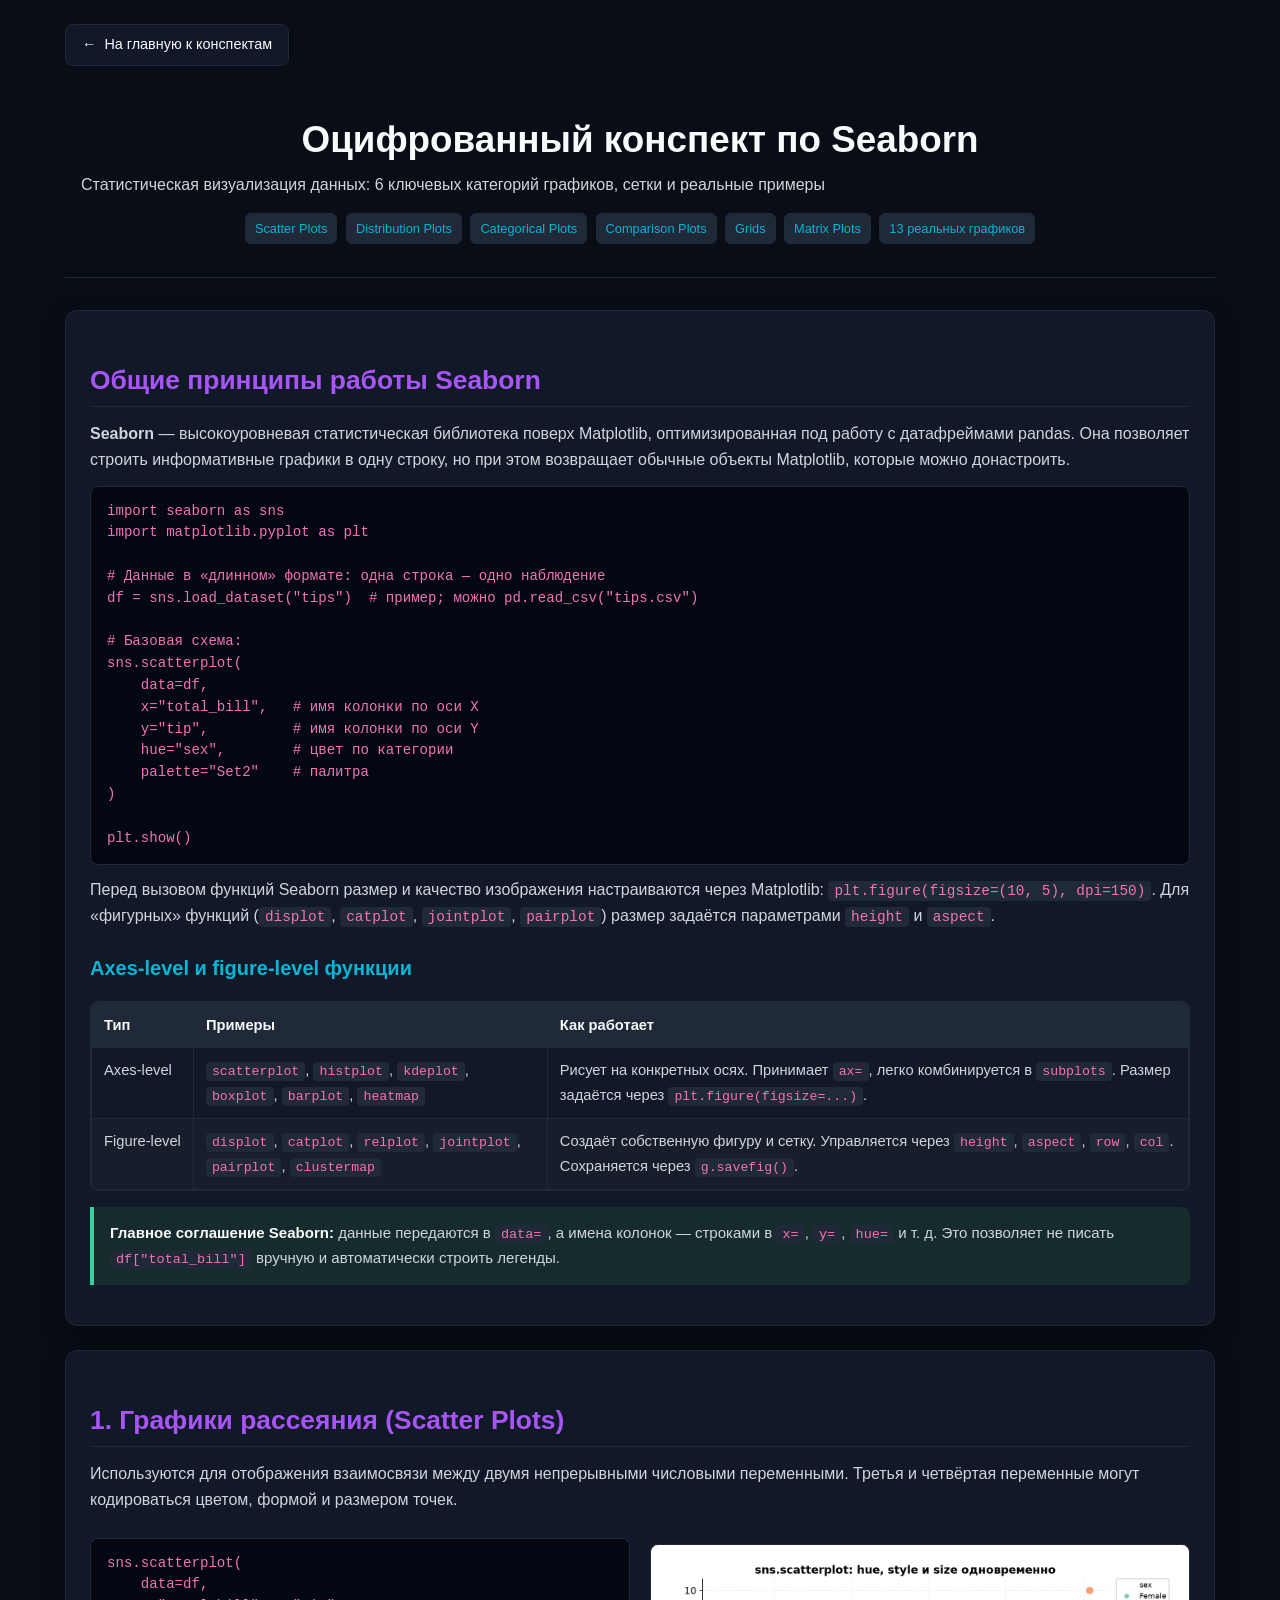
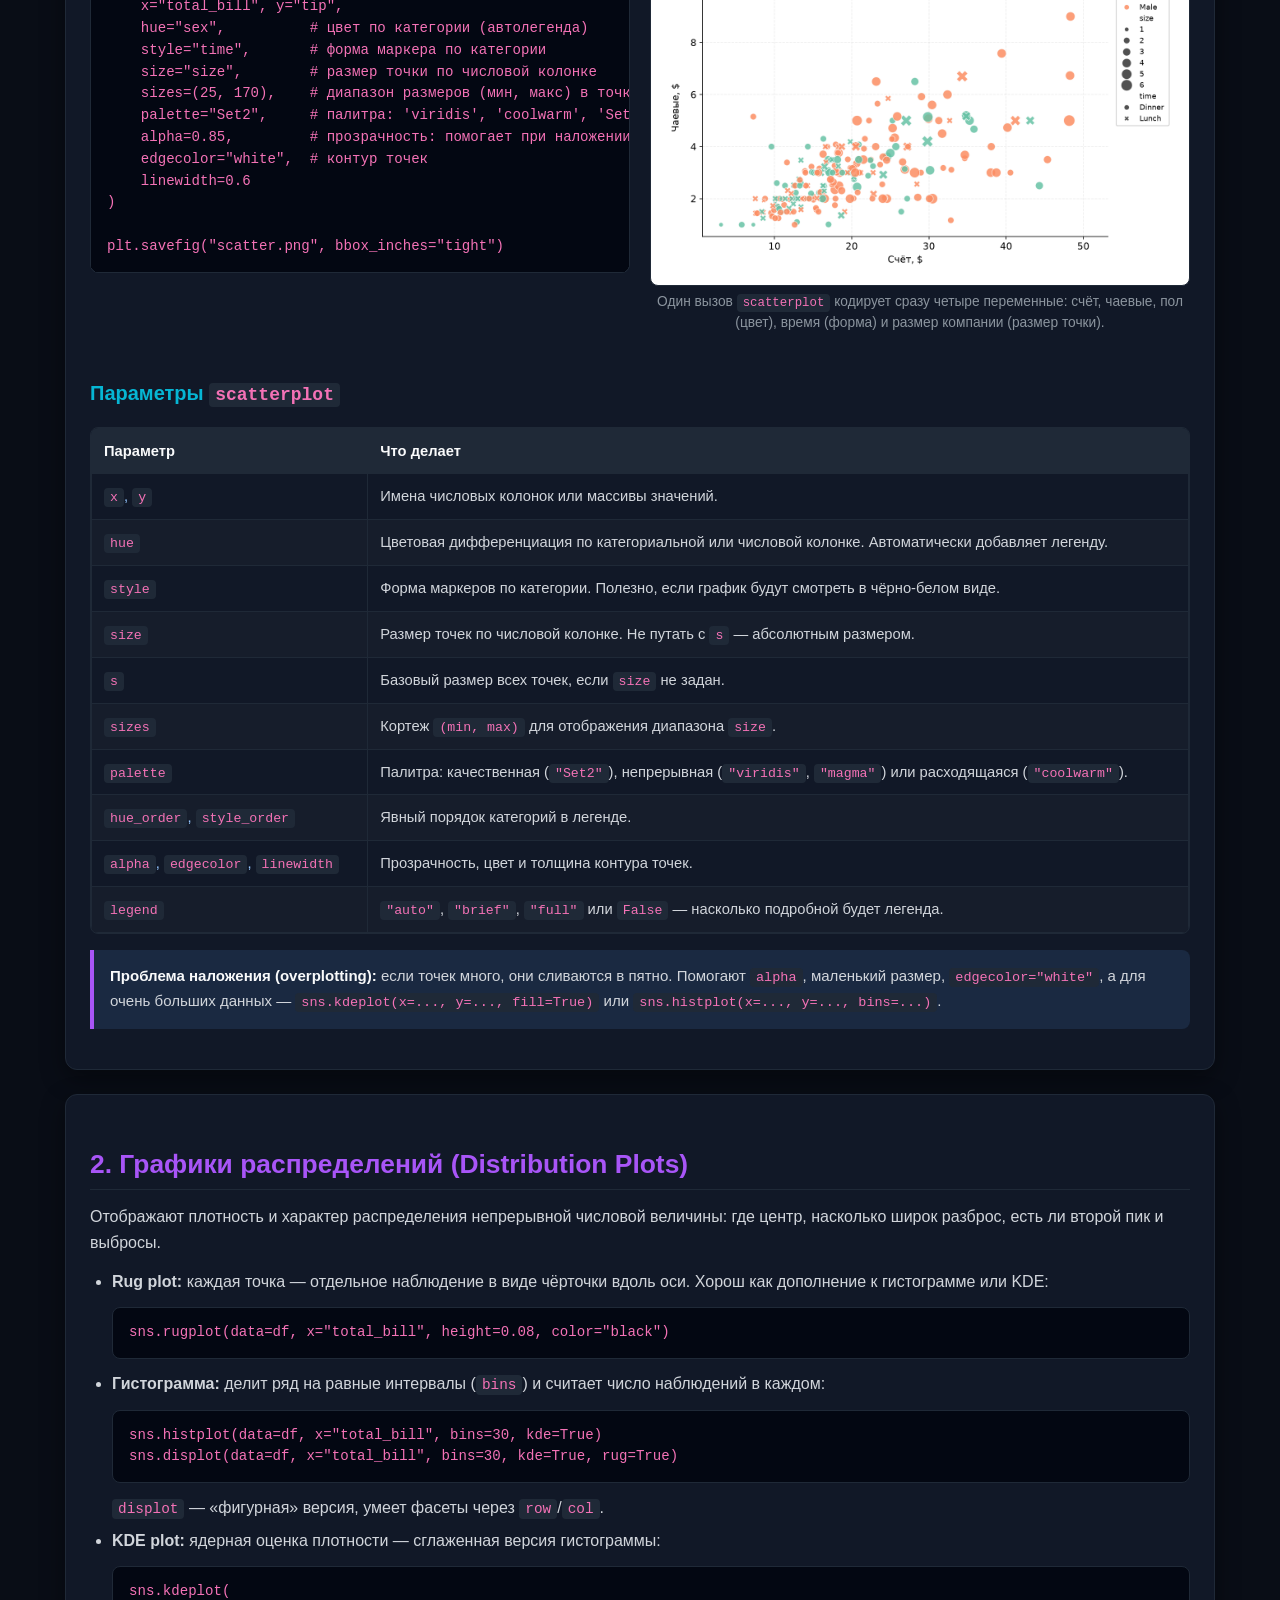
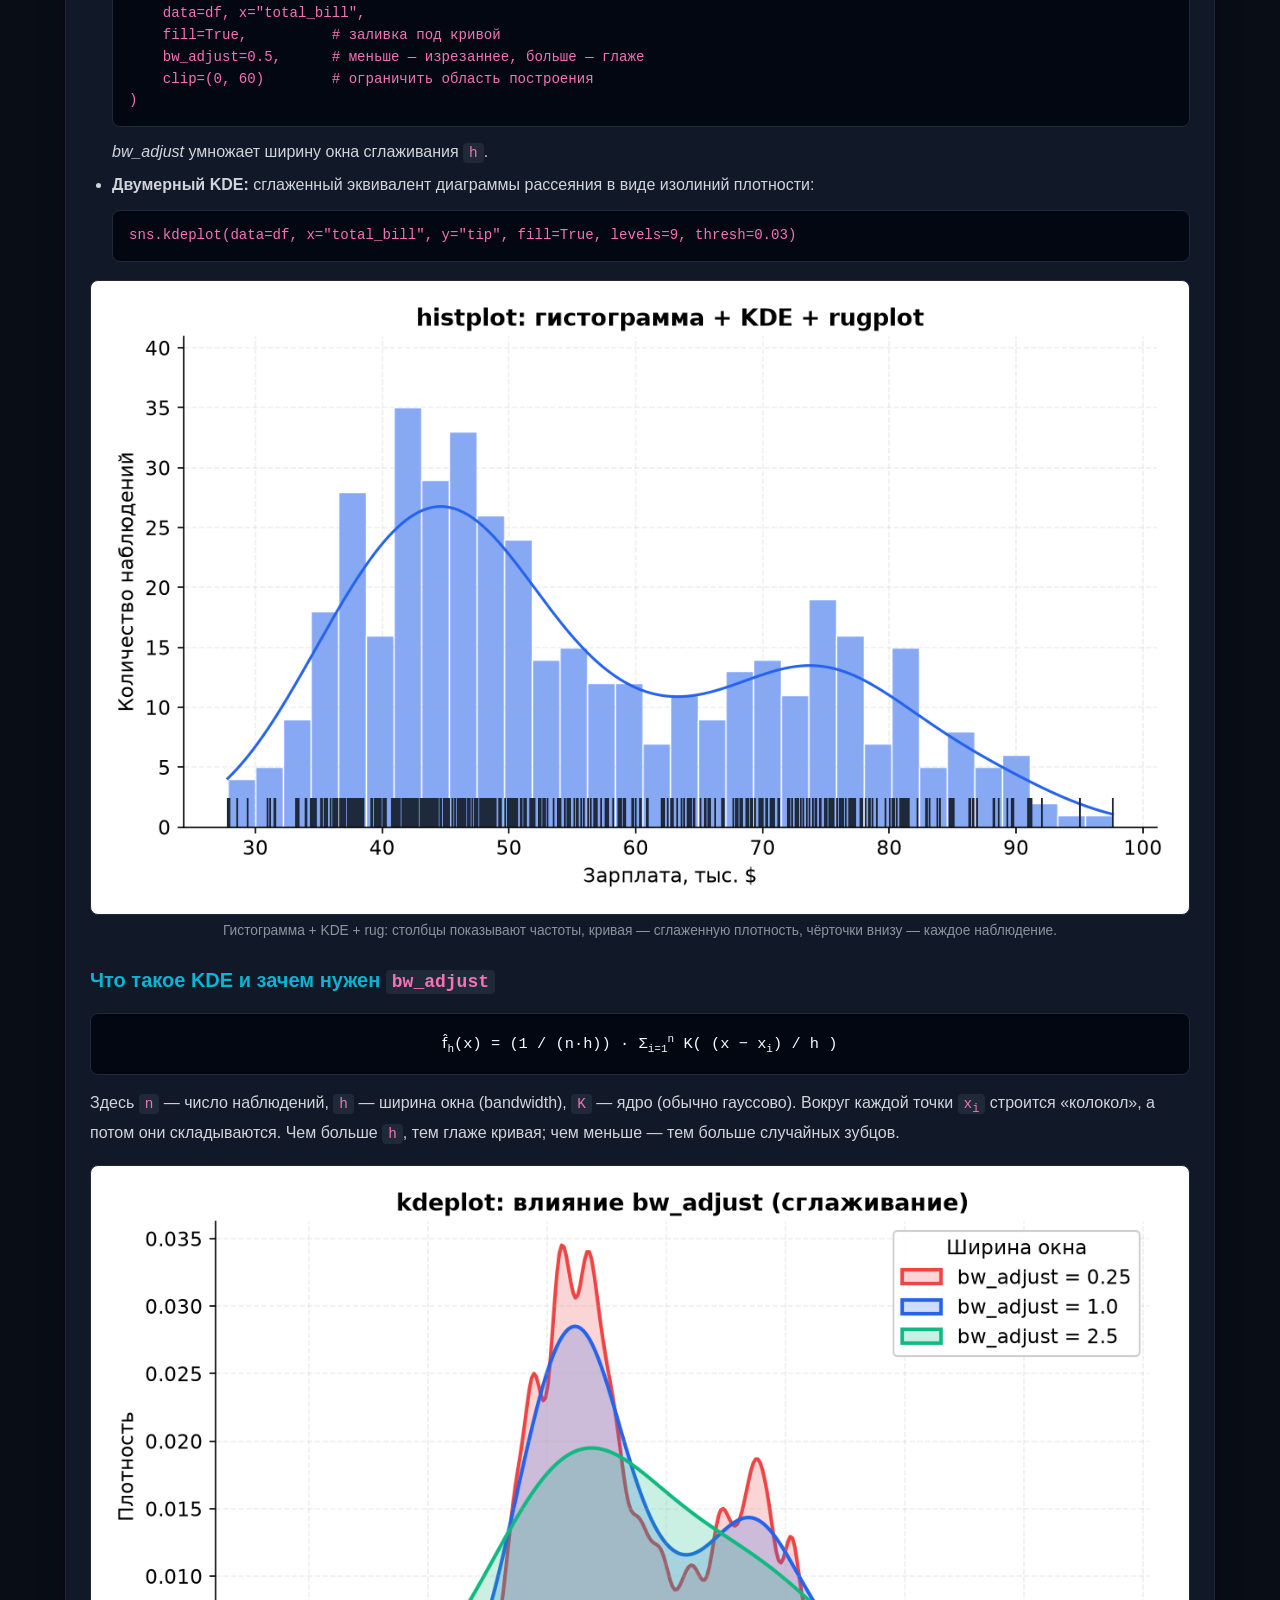
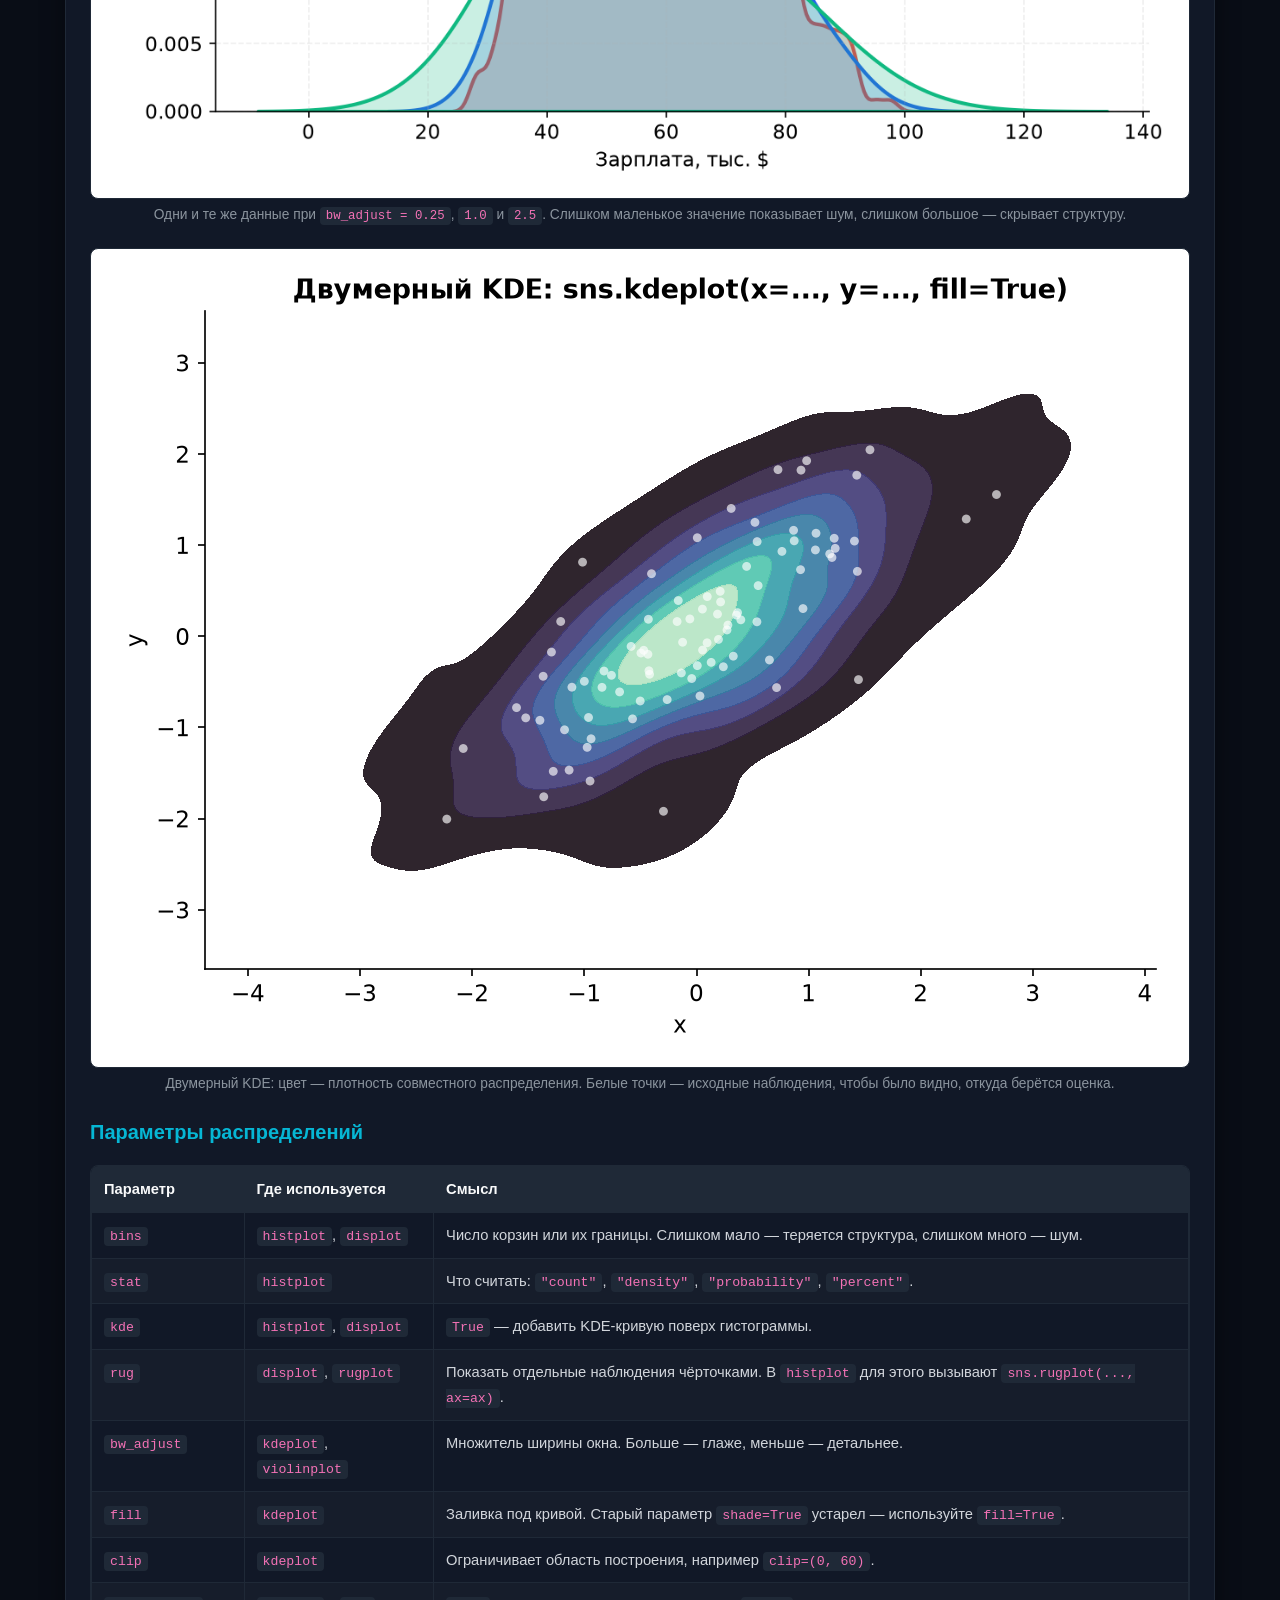
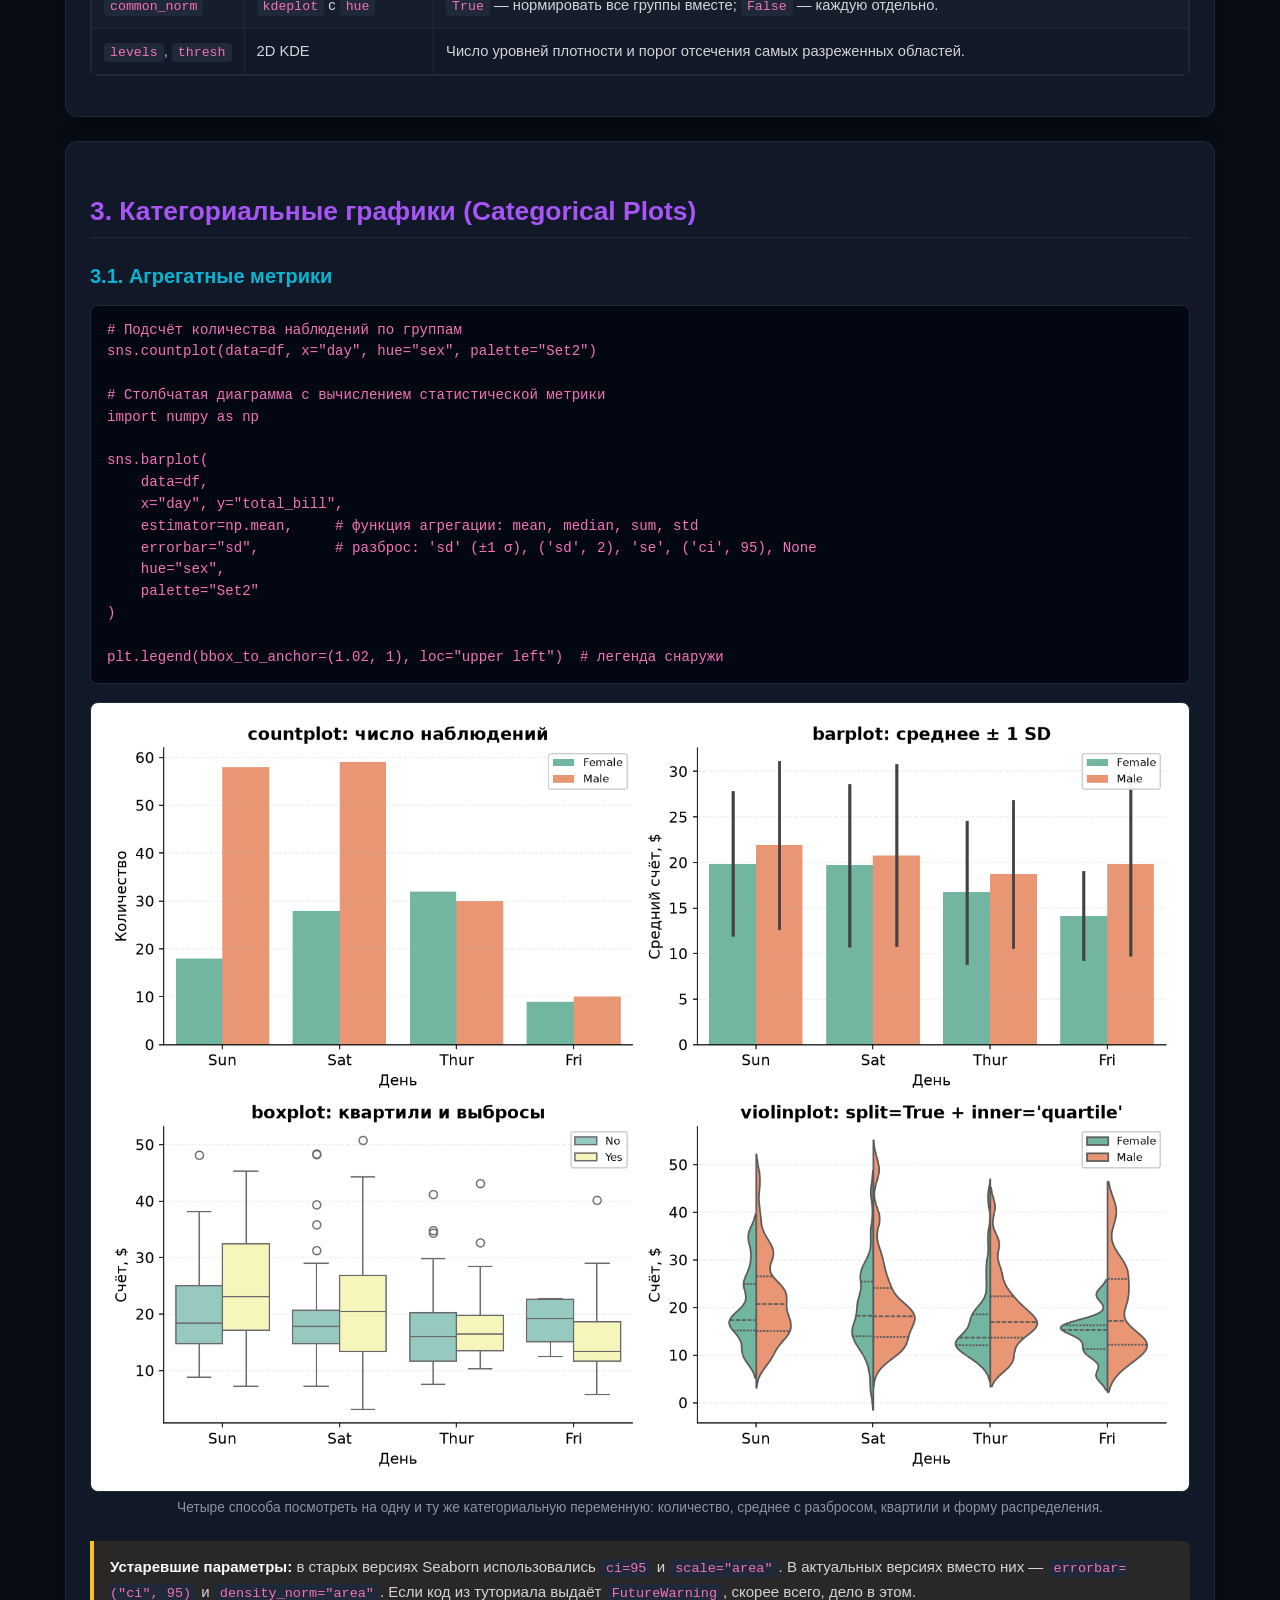
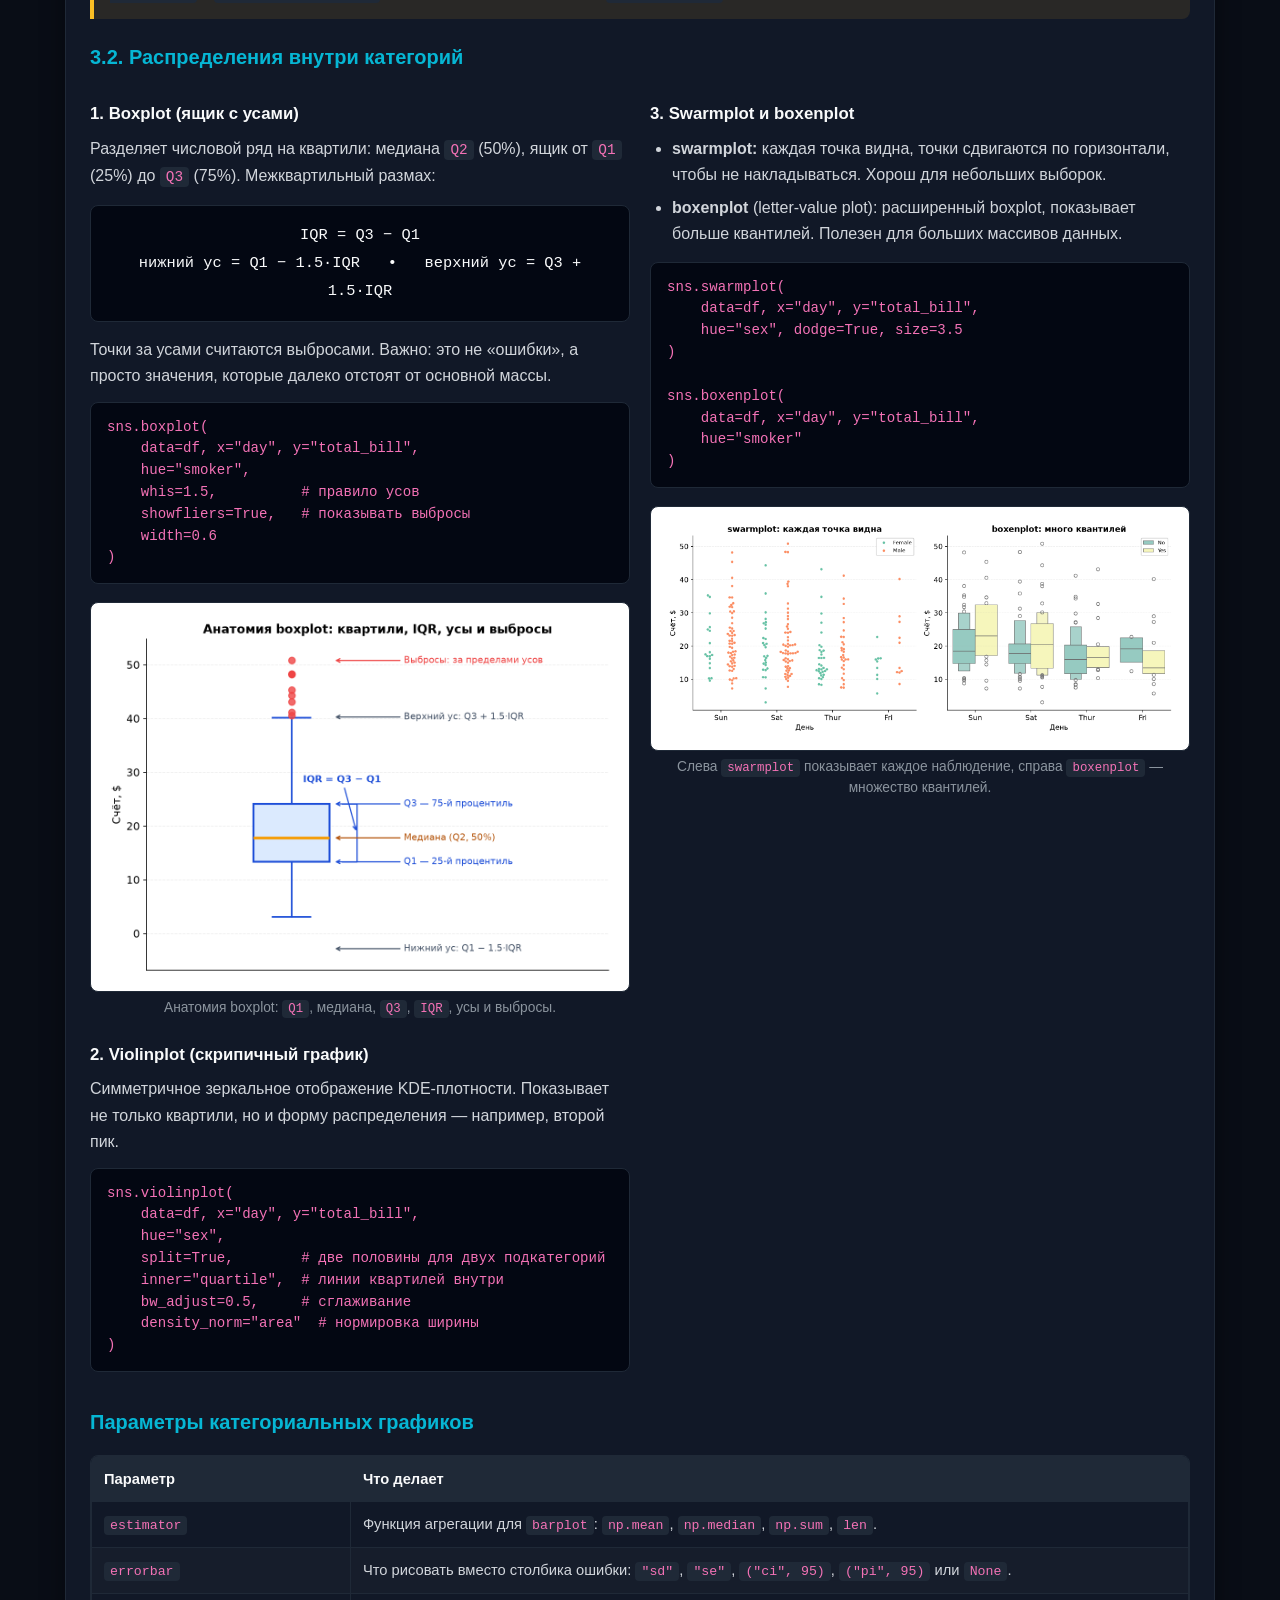
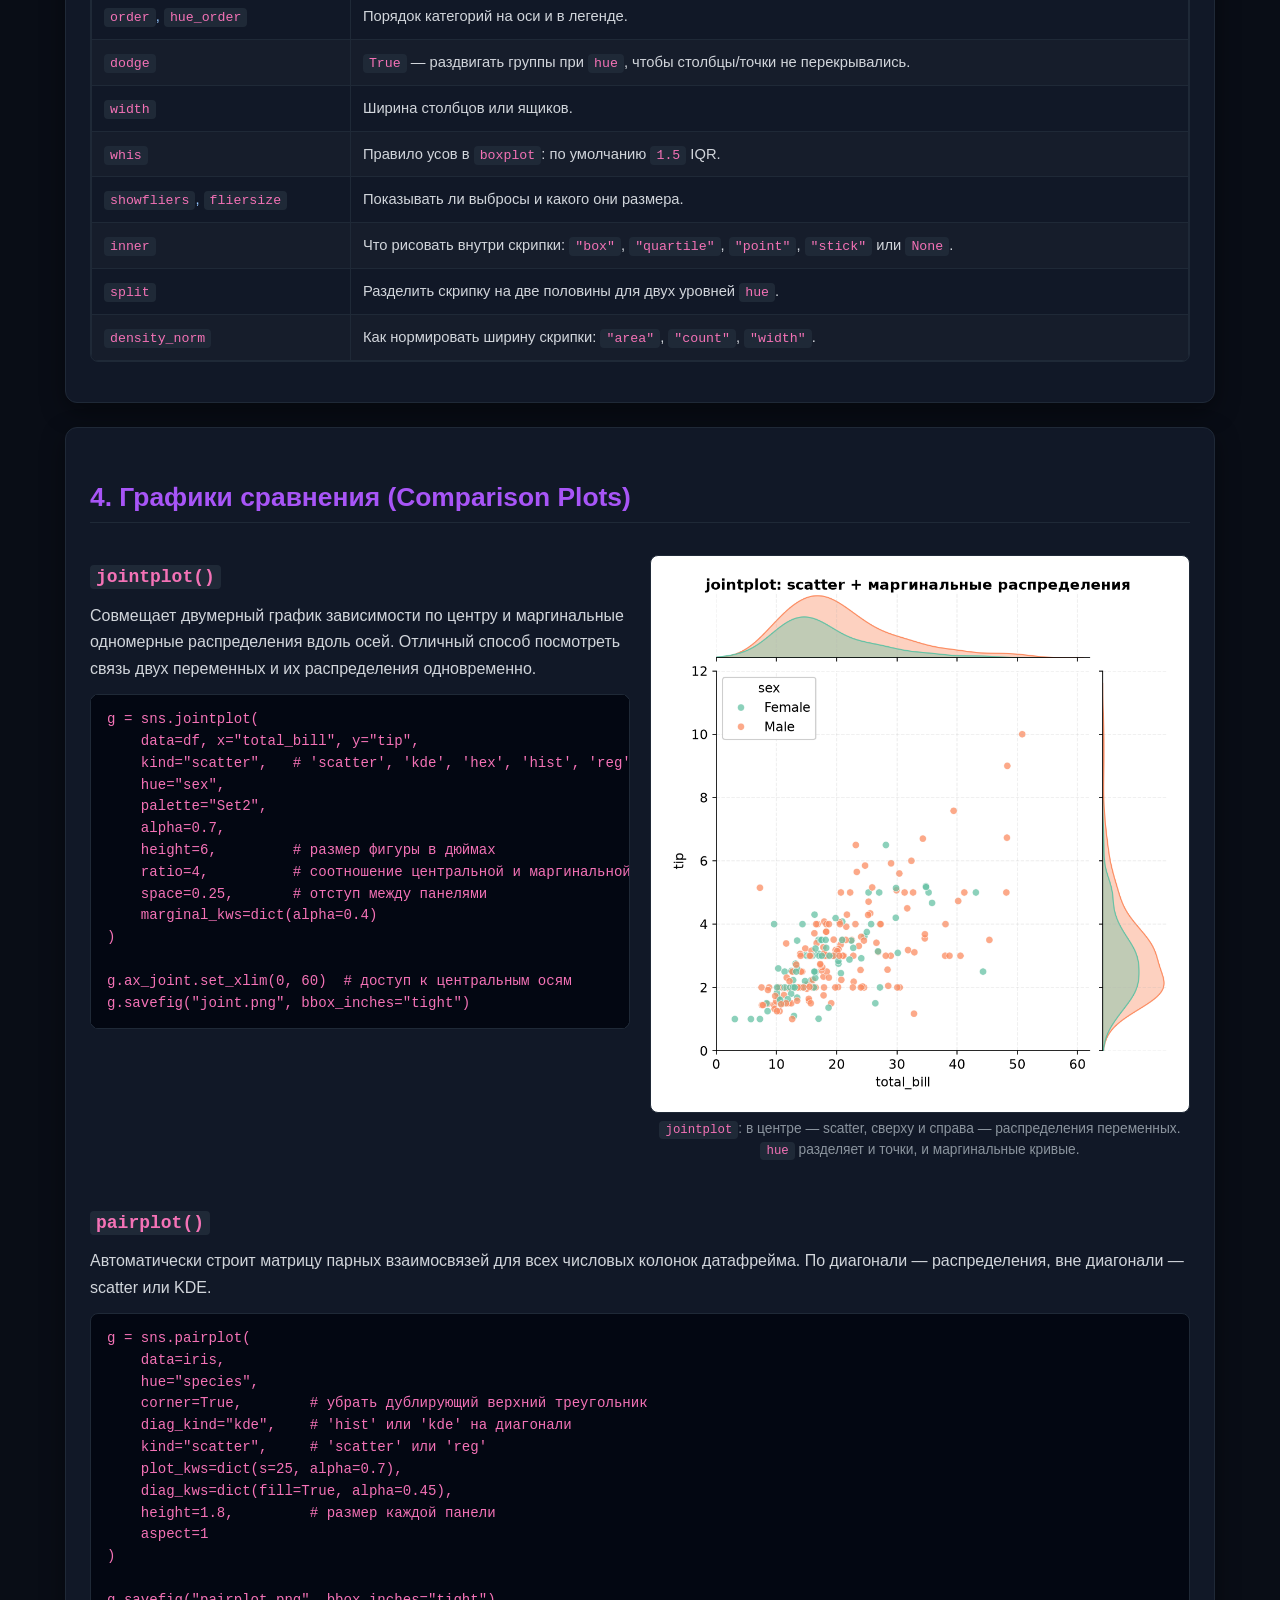
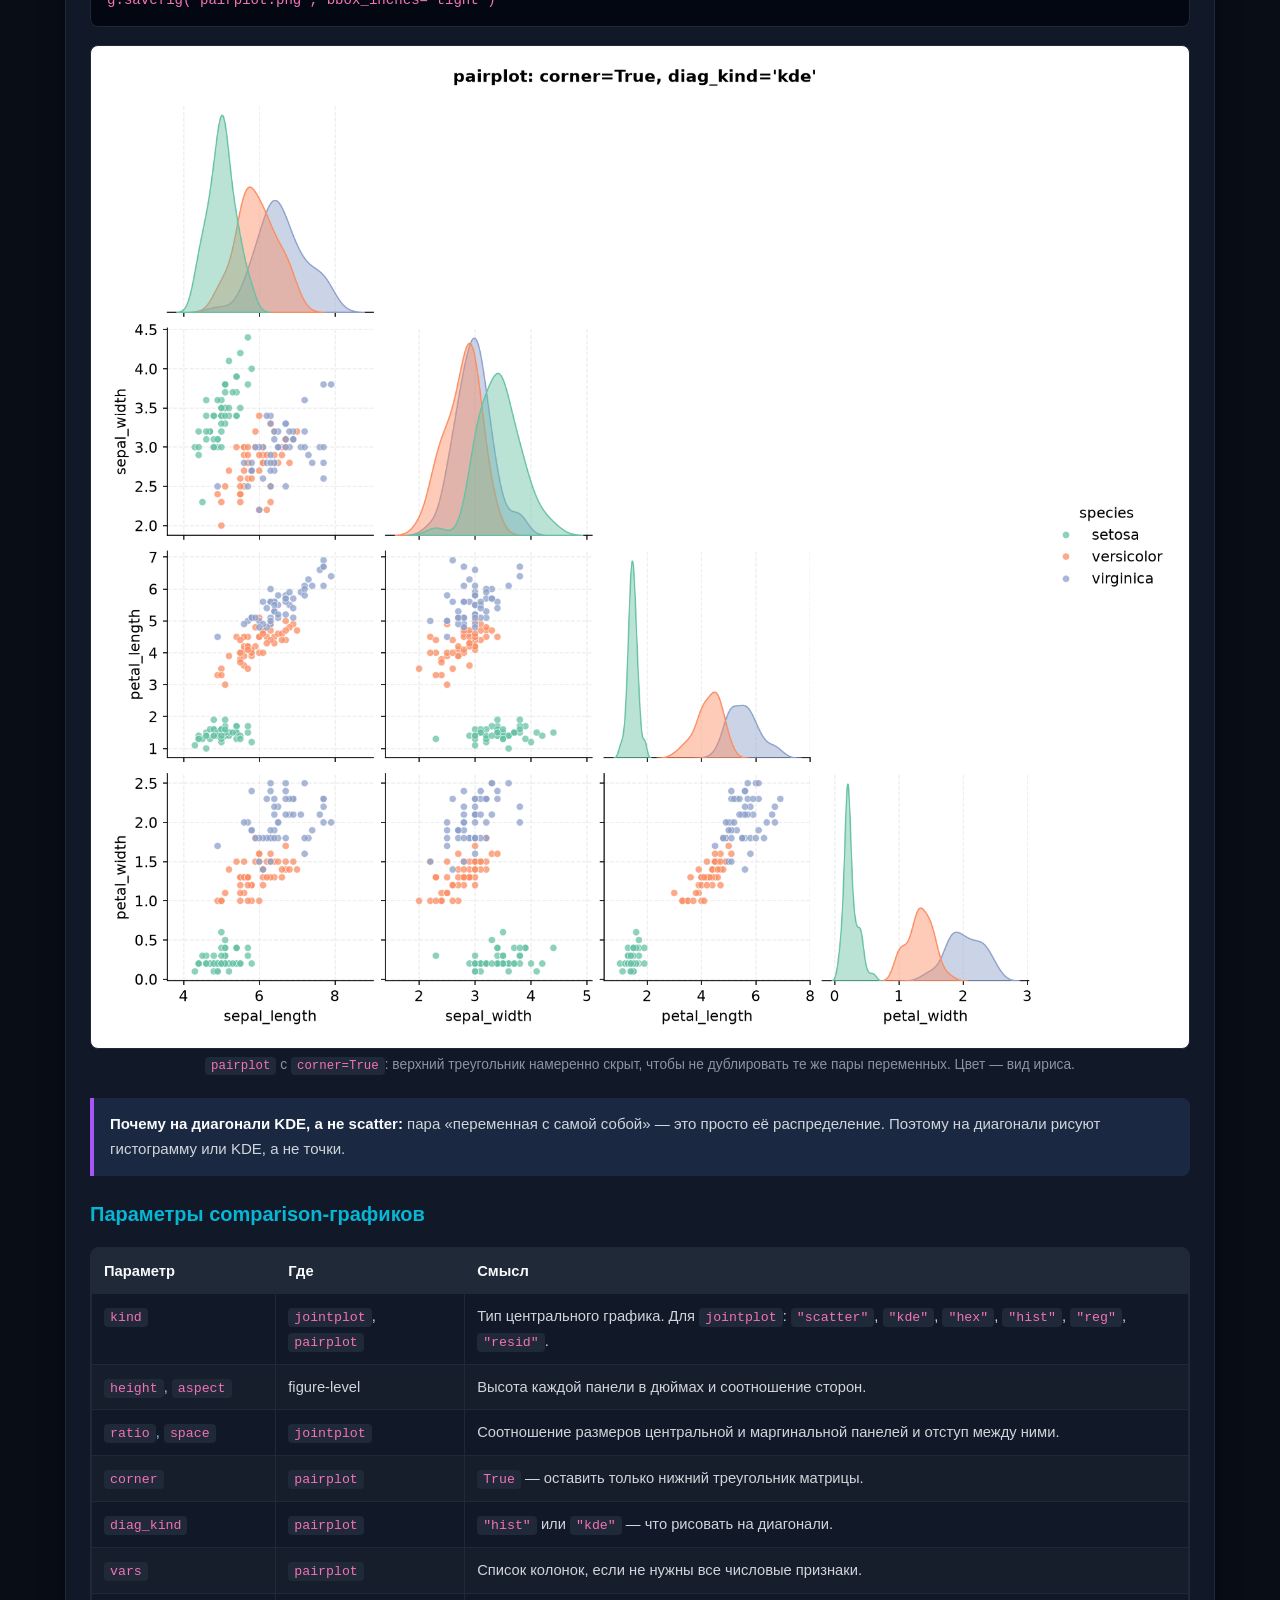
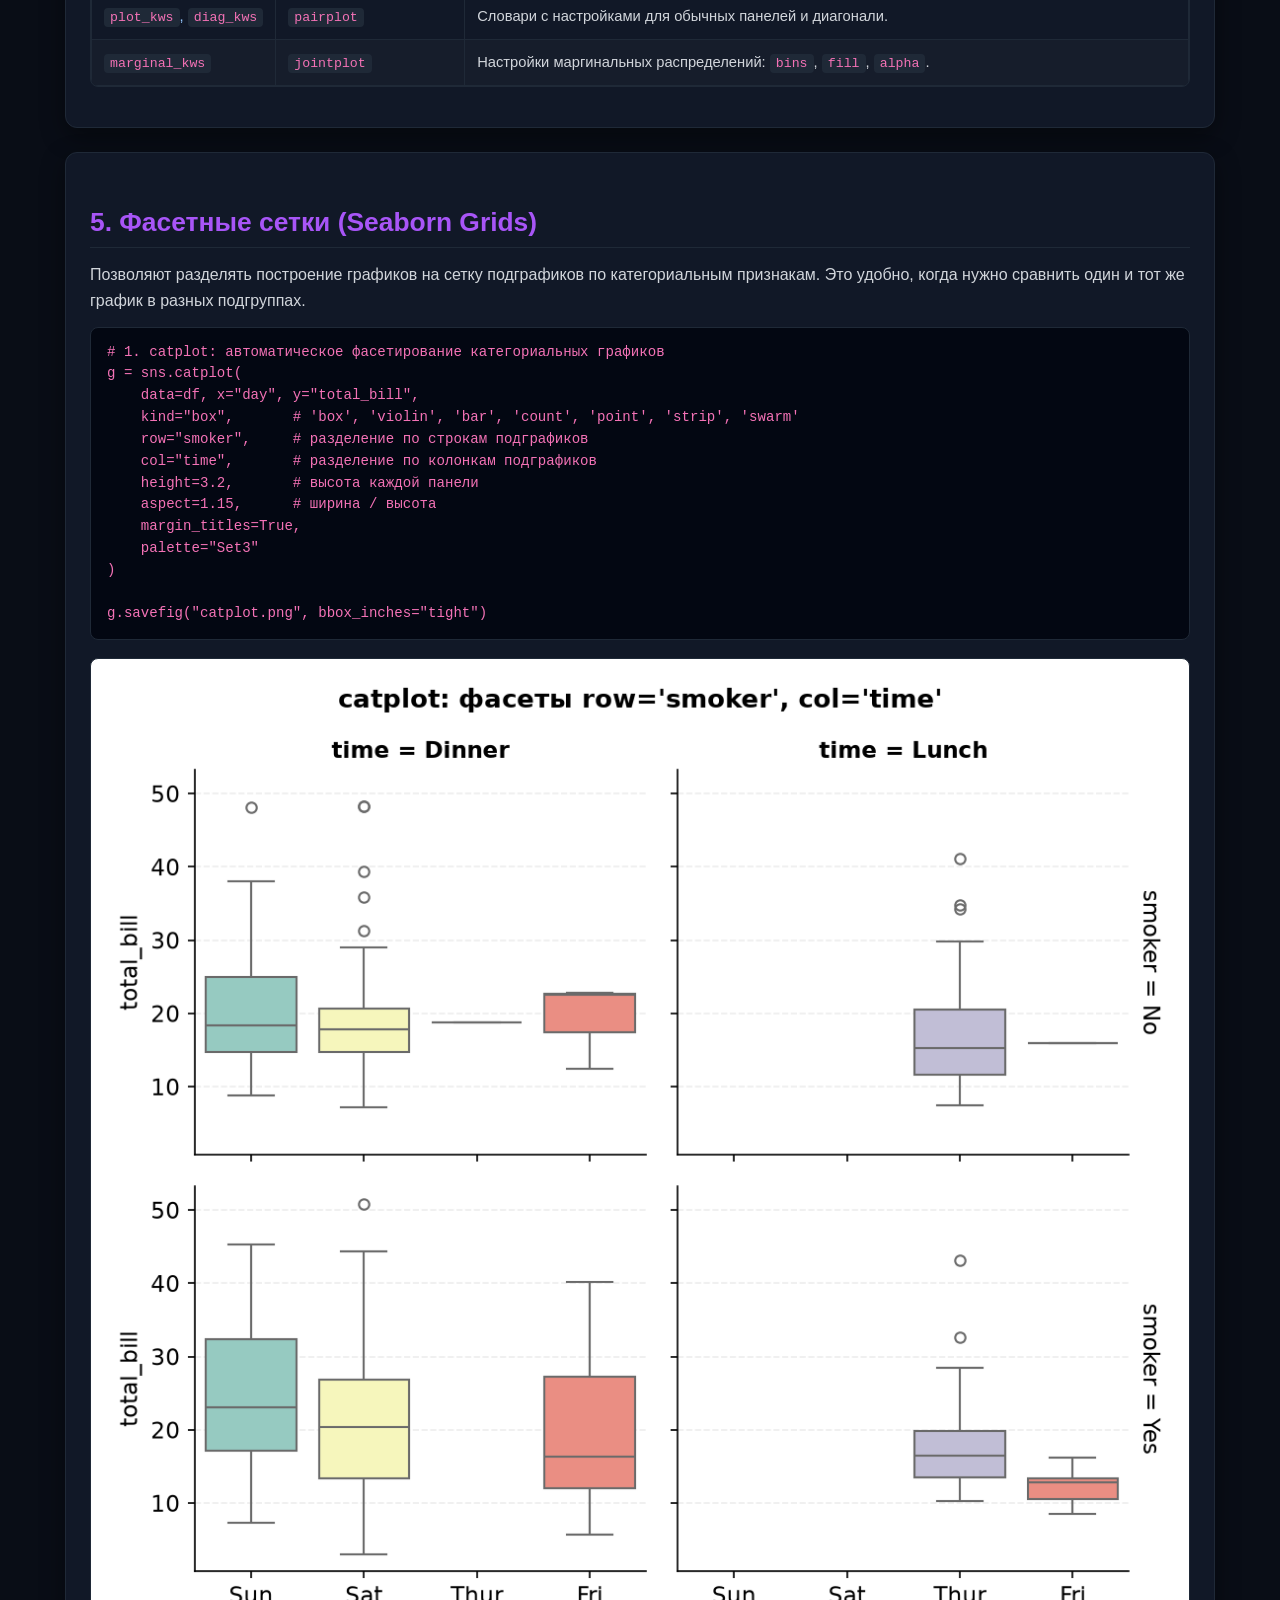
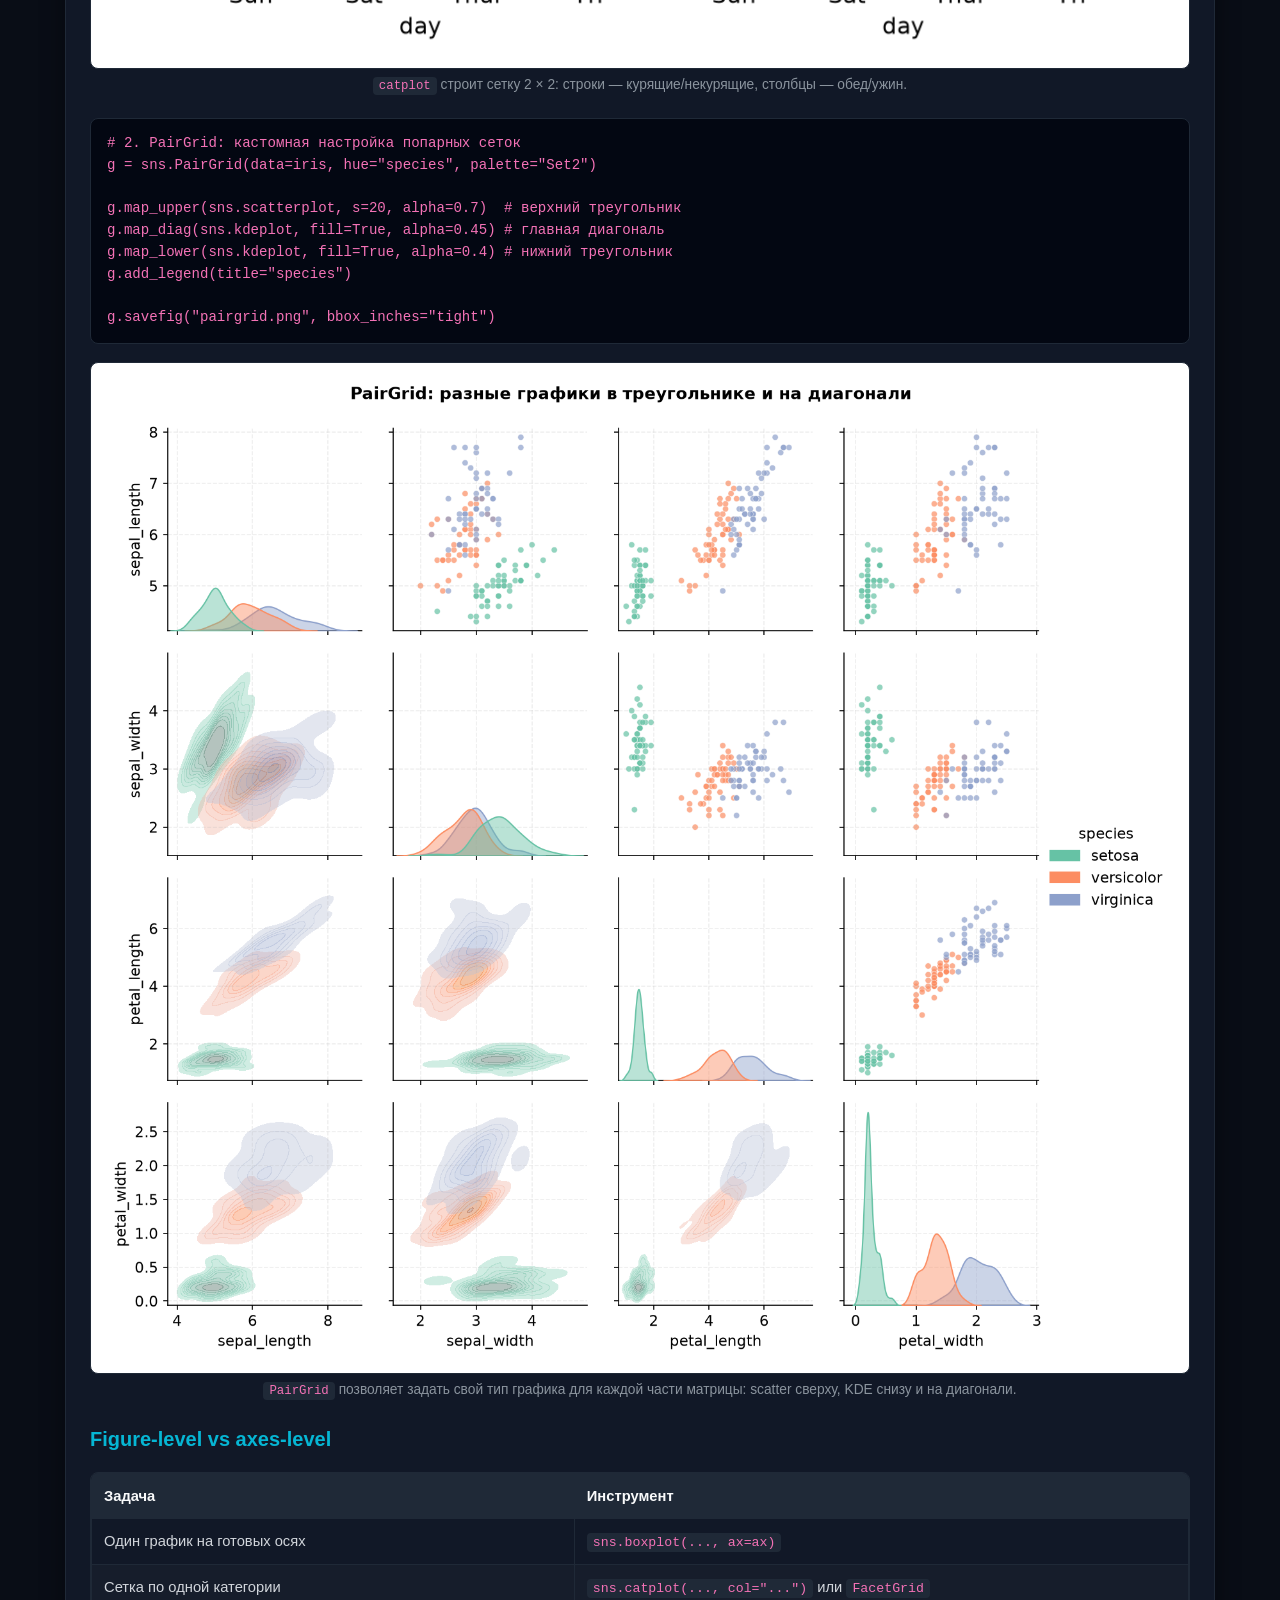
<file: seaborn.html>
<!DOCTYPE html>
<html lang="ru">
<head>
  <meta charset="UTF-8">
  <meta name="viewport" content="width=device-width, initial-scale=1.0">
  <title>Конспект по Seaborn: Полное руководство</title>
  <link rel="stylesheet" href="style.css">
</head>
<body class="theme-seaborn">
  <div class="container">
    <!-- Верхняя кнопка "Назад" -->
    <a href="index.html" class="nav-back nav-back-top">
      <span>←</span> На главную к конспектам
    </a>

    <header>
      <h1>Оцифрованный конспект по Seaborn</h1>
      <p>Статистическая визуализация данных: 6 ключевых категорий графиков, сетки и реальные примеры</p>
      <div>
        <span class="badge">Scatter Plots</span>
        <span class="badge">Distribution Plots</span>
        <span class="badge">Categorical Plots</span>
        <span class="badge">Comparison Plots</span>
        <span class="badge">Grids</span>
        <span class="badge">Matrix Plots</span>
        <span class="badge">13 реальных графиков</span>
      </div>
    </header>

    <!-- КОНЦЕПЦИЯ -->
    <section class="card">
      <h2>Общие принципы работы Seaborn</h2>
      <p><strong>Seaborn</strong> — высокоуровневая статистическая библиотека поверх Matplotlib, оптимизированная под работу с датафреймами pandas. Она позволяет строить информативные графики в одну строку, но при этом возвращает обычные объекты Matplotlib, которые можно донастроить.</p>

      <pre><code>import seaborn as sns
import matplotlib.pyplot as plt

# Данные в «длинном» формате: одна строка — одно наблюдение
df = sns.load_dataset("tips")  # пример; можно pd.read_csv("tips.csv")

# Базовая схема:
sns.scatterplot(
    data=df,
    x="total_bill",   # имя колонки по оси X
    y="tip",          # имя колонки по оси Y
    hue="sex",        # цвет по категории
    palette="Set2"    # палитра
)

plt.show()</code></pre>

      <p>Перед вызовом функций Seaborn размер и качество изображения настраиваются через Matplotlib: <code>plt.figure(figsize=(10, 5), dpi=150)</code>. Для «фигурных» функций (<code>displot</code>, <code>catplot</code>, <code>jointplot</code>, <code>pairplot</code>) размер задаётся параметрами <code>height</code> и <code>aspect</code>.</p>

      <h3>Axes-level и figure-level функции</h3>
      <div class="table-wrap">
        <table>
          <thead>
            <tr><th>Тип</th><th>Примеры</th><th>Как работает</th></tr>
          </thead>
          <tbody>
            <tr>
              <td>Axes-level</td>
              <td><code>scatterplot</code>, <code>histplot</code>, <code>kdeplot</code>, <code>boxplot</code>, <code>barplot</code>, <code>heatmap</code></td>
              <td>Рисует на конкретных осях. Принимает <code>ax=</code>, легко комбинируется в <code>subplots</code>. Размер задаётся через <code>plt.figure(figsize=...)</code>.</td>
            </tr>
            <tr>
              <td>Figure-level</td>
              <td><code>displot</code>, <code>catplot</code>, <code>relplot</code>, <code>jointplot</code>, <code>pairplot</code>, <code>clustermap</code></td>
              <td>Создаёт собственную фигуру и сетку. Управляется через <code>height</code>, <code>aspect</code>, <code>row</code>, <code>col</code>. Сохраняется через <code>g.savefig()</code>.</td>
            </tr>
          </tbody>
        </table>
      </div>

      <div class="tip">
        <strong>Главное соглашение Seaborn:</strong> данные передаются в <code>data=</code>, а имена колонок — строками в <code>x=</code>, <code>y=</code>, <code>hue=</code> и т. д. Это позволяет не писать <code>df["total_bill"]</code> вручную и автоматически строить легенды.
      </div>
    </section>

    <!-- 1. SCATTER PLOTS -->
    <section class="card">
      <h2>1. Графики рассеяния (Scatter Plots)</h2>
      <p>Используются для отображения взаимосвязи между двумя непрерывными числовыми переменными. Третья и четвёртая переменные могут кодироваться цветом, формой и размером точек.</p>

      <div class="grid-2">
        <div>
          <pre><code>sns.scatterplot(
    data=df,
    x="total_bill", y="tip",
    hue="sex",          # цвет по категории (автолегенда)
    style="time",       # форма маркера по категории
    size="size",        # размер точки по числовой колонке
    sizes=(25, 170),    # диапазон размеров (мин, макс) в точках²
    palette="Set2",     # палитра: 'viridis', 'coolwarm', 'Set2'
    alpha=0.85,         # прозрачность: помогает при наложении
    edgecolor="white",  # контур точек
    linewidth=0.6
)

plt.savefig("scatter.png", bbox_inches="tight")</code></pre>
        </div>
        <div>
          <figure class="plot-figure">
            <div class="plot-box">
              <img src="img/sns/01_scatter.png" alt="Scatterplot с цветом, формой и размером точек на датасете tips" loading="lazy">
            </div>
            <figcaption>Один вызов <code>scatterplot</code> кодирует сразу четыре переменные: счёт, чаевые, пол (цвет), время (форма) и размер компании (размер точки).</figcaption>
          </figure>
        </div>
      </div>

      <h3>Параметры <code>scatterplot</code></h3>
      <div class="table-wrap">
        <table class="param-table">
          <thead>
            <tr><th>Параметр</th><th>Что делает</th></tr>
          </thead>
          <tbody>
            <tr><td><code>x</code>, <code>y</code></td><td>Имена числовых колонок или массивы значений.</td></tr>
            <tr><td><code>hue</code></td><td>Цветовая дифференциация по категориальной или числовой колонке. Автоматически добавляет легенду.</td></tr>
            <tr><td><code>style</code></td><td>Форма маркеров по категории. Полезно, если график будут смотреть в чёрно-белом виде.</td></tr>
            <tr><td><code>size</code></td><td>Размер точек по числовой колонке. Не путать с <code>s</code> — абсолютным размером.</td></tr>
            <tr><td><code>s</code></td><td>Базовый размер всех точек, если <code>size</code> не задан.</td></tr>
            <tr><td><code>sizes</code></td><td>Кортеж <code>(min, max)</code> для отображения диапазона <code>size</code>.</td></tr>
            <tr><td><code>palette</code></td><td>Палитра: качественная (<code>"Set2"</code>), непрерывная (<code>"viridis"</code>, <code>"magma"</code>) или расходящаяся (<code>"coolwarm"</code>).</td></tr>
            <tr><td><code>hue_order</code>, <code>style_order</code></td><td>Явный порядок категорий в легенде.</td></tr>
            <tr><td><code>alpha</code>, <code>edgecolor</code>, <code>linewidth</code></td><td>Прозрачность, цвет и толщина контура точек.</td></tr>
            <tr><td><code>legend</code></td><td><code>"auto"</code>, <code>"brief"</code>, <code>"full"</code> или <code>False</code> — насколько подробной будет легенда.</td></tr>
          </tbody>
        </table>
      </div>

      <div class="note">
        <strong>Проблема наложения (overplotting):</strong> если точек много, они сливаются в пятно. Помогают <code>alpha</code>, маленький размер, <code>edgecolor="white"</code>, а для очень больших данных — <code>sns.kdeplot(x=..., y=..., fill=True)</code> или <code>sns.histplot(x=..., y=..., bins=...)</code>.
      </div>
    </section>

    <!-- 2. DISTRIBUTION PLOTS -->
    <section class="card">
      <h2>2. Графики распределений (Distribution Plots)</h2>
      <p>Отображают плотность и характер распределения непрерывной числовой величины: где центр, насколько широк разброс, есть ли второй пик и выбросы.</p>

      <ul>
        <li><strong>Rug plot:</strong> каждая точка — отдельное наблюдение в виде чёрточки вдоль оси. Хорош как дополнение к гистограмме или KDE:
          <pre><code>sns.rugplot(data=df, x="total_bill", height=0.08, color="black")</code></pre>
        </li>
        <li><strong>Гистограмма:</strong> делит ряд на равные интервалы (<code>bins</code>) и считает число наблюдений в каждом:
          <pre><code>sns.histplot(data=df, x="total_bill", bins=30, kde=True)
sns.displot(data=df, x="total_bill", bins=30, kde=True, rug=True)</code></pre>
          <code>displot</code> — «фигурная» версия, умеет фасеты через <code>row</code>/<code>col</code>.
        </li>
        <li><strong>KDE plot:</strong> ядерная оценка плотности — сглаженная версия гистограммы:
          <pre><code>sns.kdeplot(
    data=df, x="total_bill",
    fill=True,          # заливка под кривой
    bw_adjust=0.5,      # меньше — изрезаннее, больше — глаже
    clip=(0, 60)        # ограничить область построения
)</code></pre>
          <em>bw_adjust</em> умножает ширину окна сглаживания <code>h</code>.
        </li>
        <li><strong>Двумерный KDE:</strong> сглаженный эквивалент диаграммы рассеяния в виде изолиний плотности:
          <pre><code>sns.kdeplot(data=df, x="total_bill", y="tip", fill=True, levels=9, thresh=0.03)</code></pre>
        </li>
      </ul>

      <figure class="plot-figure">
        <div class="plot-box">
          <img src="img/sns/02_hist_kde.png" alt="Гистограмма с KDE-кривой и rug-засечками" loading="lazy">
        </div>
        <figcaption>Гистограмма + KDE + rug: столбцы показывают частоты, кривая — сглаженную плотность, чёрточки внизу — каждое наблюдение.</figcaption>
      </figure>

      <h3>Что такое KDE и зачем нужен <code>bw_adjust</code></h3>
      <div class="formula">
        f̂<sub>h</sub>(x) = (1 / (n·h)) · Σ<sub>i=1</sub><sup>n</sup> K( (x − x<sub>i</sub>) / h )
      </div>
      <p>Здесь <code>n</code> — число наблюдений, <code>h</code> — ширина окна (bandwidth), <code>K</code> — ядро (обычно гауссово). Вокруг каждой точки <code>x<sub>i</sub></code> строится «колокол», а потом они складываются. Чем больше <code>h</code>, тем глаже кривая; чем меньше — тем больше случайных зубцов.</p>

      <figure class="plot-figure">
        <div class="plot-box">
          <img src="img/sns/03_kde_bw.png" alt="Три KDE-кривые с разным bw_adjust" loading="lazy">
        </div>
        <figcaption>Одни и те же данные при <code>bw_adjust = 0.25</code>, <code>1.0</code> и <code>2.5</code>. Слишком маленькое значение показывает шум, слишком большое — скрывает структуру.</figcaption>
      </figure>

      <figure class="plot-figure">
        <div class="plot-box">
          <img src="img/sns/04_kde2d.png" alt="Двумерный KDE с заливкой и точками" loading="lazy">
        </div>
        <figcaption>Двумерный KDE: цвет — плотность совместного распределения. Белые точки — исходные наблюдения, чтобы было видно, откуда берётся оценка.</figcaption>
      </figure>

      <h3>Параметры распределений</h3>
      <div class="table-wrap">
        <table class="param-table">
          <thead>
            <tr><th>Параметр</th><th>Где используется</th><th>Смысл</th></tr>
          </thead>
          <tbody>
            <tr><td><code>bins</code></td><td><code>histplot</code>, <code>displot</code></td><td>Число корзин или их границы. Слишком мало — теряется структура, слишком много — шум.</td></tr>
            <tr><td><code>stat</code></td><td><code>histplot</code></td><td>Что считать: <code>"count"</code>, <code>"density"</code>, <code>"probability"</code>, <code>"percent"</code>.</td></tr>
            <tr><td><code>kde</code></td><td><code>histplot</code>, <code>displot</code></td><td><code>True</code> — добавить KDE-кривую поверх гистограммы.</td></tr>
            <tr><td><code>rug</code></td><td><code>displot</code>, <code>rugplot</code></td><td>Показать отдельные наблюдения чёрточками. В <code>histplot</code> для этого вызывают <code>sns.rugplot(..., ax=ax)</code>.</td></tr>
            <tr><td><code>bw_adjust</code></td><td><code>kdeplot</code>, <code>violinplot</code></td><td>Множитель ширины окна. Больше — глаже, меньше — детальнее.</td></tr>
            <tr><td><code>fill</code></td><td><code>kdeplot</code></td><td>Заливка под кривой. Старый параметр <code>shade=True</code> устарел — используйте <code>fill=True</code>.</td></tr>
            <tr><td><code>clip</code></td><td><code>kdeplot</code></td><td>Ограничивает область построения, например <code>clip=(0, 60)</code>.</td></tr>
            <tr><td><code>common_norm</code></td><td><code>kdeplot</code> с <code>hue</code></td><td><code>True</code> — нормировать все группы вместе; <code>False</code> — каждую отдельно.</td></tr>
            <tr><td><code>levels</code>, <code>thresh</code></td><td>2D KDE</td><td>Число уровней плотности и порог отсечения самых разреженных областей.</td></tr>
          </tbody>
        </table>
      </div>
    </section>

    <!-- 3. CATEGORICAL PLOTS -->
    <section class="card">
      <h2>3. Категориальные графики (Categorical Plots)</h2>

      <h3>3.1. Агрегатные метрики</h3>
      <pre><code># Подсчёт количества наблюдений по группам
sns.countplot(data=df, x="day", hue="sex", palette="Set2")

# Столбчатая диаграмма с вычислением статистической метрики
import numpy as np

sns.barplot(
    data=df,
    x="day", y="total_bill",
    estimator=np.mean,     # функция агрегации: mean, median, sum, std
    errorbar="sd",         # разброс: 'sd' (±1 σ), ('sd', 2), 'se', ('ci', 95), None
    hue="sex",
    palette="Set2"
)

plt.legend(bbox_to_anchor=(1.02, 1), loc="upper left")  # легенда снаружи</code></pre>

      <figure class="plot-figure">
        <div class="plot-box">
          <img src="img/sns/05_categorical.png" alt="Четыре категориальных графика: countplot, barplot, boxplot, violinplot" loading="lazy">
        </div>
        <figcaption>Четыре способа посмотреть на одну и ту же категориальную переменную: количество, среднее с разбросом, квартили и форму распределения.</figcaption>
      </figure>

      <div class="warning">
        <strong>Устаревшие параметры:</strong> в старых версиях Seaborn использовались <code>ci=95</code> и <code>scale="area"</code>. В актуальных версиях вместо них — <code>errorbar=("ci", 95)</code> и <code>density_norm="area"</code>. Если код из туториала выдаёт <code>FutureWarning</code>, скорее всего, дело в этом.
      </div>

      <h3>3.2. Распределения внутри категорий</h3>
      <div class="grid-2">
        <div>
          <h4>1. Boxplot (ящик с усами)</h4>
          <p>Разделяет числовой ряд на квартили: медиана <code>Q2</code> (50%), ящик от <code>Q1</code> (25%) до <code>Q3</code> (75%). Межквартильный размах:</p>
          <div class="formula">
            IQR = Q3 − Q1<br>
            нижний ус = Q1 − 1.5·IQR &nbsp;&nbsp;•&nbsp;&nbsp; верхний ус = Q3 + 1.5·IQR
          </div>
          <p>Точки за усами считаются выбросами. Важно: это не «ошибки», а просто значения, которые далеко отстоят от основной массы.</p>
          <pre><code>sns.boxplot(
    data=df, x="day", y="total_bill",
    hue="smoker",
    whis=1.5,          # правило усов
    showfliers=True,   # показывать выбросы
    width=0.6
)</code></pre>

          <figure class="plot-figure">
            <div class="plot-box">
              <img src="img/sns/06b_box_anatomy.png" alt="Анатомия boxplot: квартили, IQR, усы и выбросы" loading="lazy">
            </div>
            <figcaption>Анатомия boxplot: <code>Q1</code>, медиана, <code>Q3</code>, <code>IQR</code>, усы и выбросы.</figcaption>
          </figure>

          <h4>2. Violinplot (скрипичный график)</h4>
          <p>Симметричное зеркальное отображение KDE-плотности. Показывает не только квартили, но и форму распределения — например, второй пик.</p>
          <pre><code>sns.violinplot(
    data=df, x="day", y="total_bill",
    hue="sex",
    split=True,        # две половины для двух подкатегорий
    inner="quartile",  # линии квартилей внутри
    bw_adjust=0.5,     # сглаживание
    density_norm="area"  # нормировка ширины
)</code></pre>
        </div>

        <div>
          <h4>3. Swarmplot и boxenplot</h4>
          <ul>
            <li><strong>swarmplot:</strong> каждая точка видна, точки сдвигаются по горизонтали, чтобы не накладываться. Хорош для небольших выборок.</li>
            <li><strong>boxenplot</strong> (letter-value plot): расширенный boxplot, показывает больше квантилей. Полезен для больших массивов данных.</li>
          </ul>
          <pre><code>sns.swarmplot(
    data=df, x="day", y="total_bill",
    hue="sex", dodge=True, size=3.5
)

sns.boxenplot(
    data=df, x="day", y="total_bill",
    hue="smoker"
)</code></pre>

          <figure class="plot-figure">
            <div class="plot-box">
              <img src="img/sns/06_swarm_boxen.png" alt="Swarmplot и boxenplot на датасете tips" loading="lazy">
            </div>
            <figcaption>Слева <code>swarmplot</code> показывает каждое наблюдение, справа <code>boxenplot</code> — множество квантилей.</figcaption>
          </figure>
        </div>
      </div>

      <h3>Параметры категориальных графиков</h3>
      <div class="table-wrap">
        <table class="param-table">
          <thead>
            <tr><th>Параметр</th><th>Что делает</th></tr>
          </thead>
          <tbody>
            <tr><td><code>estimator</code></td><td>Функция агрегации для <code>barplot</code>: <code>np.mean</code>, <code>np.median</code>, <code>np.sum</code>, <code>len</code>.</td></tr>
            <tr><td><code>errorbar</code></td><td>Что рисовать вместо столбика ошибки: <code>"sd"</code>, <code>"se"</code>, <code>("ci", 95)</code>, <code>("pi", 95)</code> или <code>None</code>.</td></tr>
            <tr><td><code>order</code>, <code>hue_order</code></td><td>Порядок категорий на оси и в легенде.</td></tr>
            <tr><td><code>dodge</code></td><td><code>True</code> — раздвигать группы при <code>hue</code>, чтобы столбцы/точки не перекрывались.</td></tr>
            <tr><td><code>width</code></td><td>Ширина столбцов или ящиков.</td></tr>
            <tr><td><code>whis</code></td><td>Правило усов в <code>boxplot</code>: по умолчанию <code>1.5</code> IQR.</td></tr>
            <tr><td><code>showfliers</code>, <code>fliersize</code></td><td>Показывать ли выбросы и какого они размера.</td></tr>
            <tr><td><code>inner</code></td><td>Что рисовать внутри скрипки: <code>"box"</code>, <code>"quartile"</code>, <code>"point"</code>, <code>"stick"</code> или <code>None</code>.</td></tr>
            <tr><td><code>split</code></td><td>Разделить скрипку на две половины для двух уровней <code>hue</code>.</td></tr>
            <tr><td><code>density_norm</code></td><td>Как нормировать ширину скрипки: <code>"area"</code>, <code>"count"</code>, <code>"width"</code>.</td></tr>
          </tbody>
        </table>
      </div>
    </section>

    <!-- 4. COMPARISON PLOTS -->
    <section class="card">
      <h2>4. Графики сравнения (Comparison Plots)</h2>
      <div class="grid-2">
        <div>
          <h3><code>jointplot()</code></h3>
          <p>Совмещает двумерный график зависимости по центру и маргинальные одномерные распределения вдоль осей. Отличный способ посмотреть связь двух переменных и их распределения одновременно.</p>
          <pre><code>g = sns.jointplot(
    data=df, x="total_bill", y="tip",
    kind="scatter",   # 'scatter', 'kde', 'hex', 'hist', 'reg', 'resid'
    hue="sex",
    palette="Set2",
    alpha=0.7,
    height=6,         # размер фигуры в дюймах
    ratio=4,          # соотношение центральной и маргинальной панелей
    space=0.25,       # отступ между панелями
    marginal_kws=dict(alpha=0.4)
)

g.ax_joint.set_xlim(0, 60)  # доступ к центральным осям
g.savefig("joint.png", bbox_inches="tight")</code></pre>
        </div>
        <div>
          <figure class="plot-figure">
            <div class="plot-box">
              <img src="img/sns/07_jointplot.png" alt="Jointplot: scatter с маргинальными распределениями по полу" loading="lazy">
            </div>
            <figcaption><code>jointplot</code>: в центре — scatter, сверху и справа — распределения переменных. <code>hue</code> разделяет и точки, и маргинальные кривые.</figcaption>
          </figure>
        </div>
      </div>

      <h3><code>pairplot()</code></h3>
      <p>Автоматически строит матрицу парных взаимосвязей для всех числовых колонок датафрейма. По диагонали — распределения, вне диагонали — scatter или KDE.</p>

      <pre><code>g = sns.pairplot(
    data=iris,
    hue="species",
    corner=True,        # убрать дублирующий верхний треугольник
    diag_kind="kde",    # 'hist' или 'kde' на диагонали
    kind="scatter",     # 'scatter' или 'reg'
    plot_kws=dict(s=25, alpha=0.7),
    diag_kws=dict(fill=True, alpha=0.45),
    height=1.8,         # размер каждой панели
    aspect=1
)

g.savefig("pairplot.png", bbox_inches="tight")</code></pre>

      <figure class="plot-figure">
        <div class="plot-box">
          <img src="img/sns/08_pairplot.png" alt="Pairplot по датасету iris с раскраской по видам" loading="lazy">
        </div>
        <figcaption><code>pairplot</code> с <code>corner=True</code>: верхний треугольник намеренно скрыт, чтобы не дублировать те же пары переменных. Цвет — вид ириса.</figcaption>
      </figure>

      <div class="note">
        <strong>Почему на диагонали KDE, а не scatter:</strong> пара «переменная с самой собой» — это просто её распределение. Поэтому на диагонали рисуют гистограмму или KDE, а не точки.
      </div>

      <h3>Параметры comparison-графиков</h3>
      <div class="table-wrap">
        <table class="param-table">
          <thead>
            <tr><th>Параметр</th><th>Где</th><th>Смысл</th></tr>
          </thead>
          <tbody>
            <tr><td><code>kind</code></td><td><code>jointplot</code>, <code>pairplot</code></td><td>Тип центрального графика. Для <code>jointplot</code>: <code>"scatter"</code>, <code>"kde"</code>, <code>"hex"</code>, <code>"hist"</code>, <code>"reg"</code>, <code>"resid"</code>.</td></tr>
            <tr><td><code>height</code>, <code>aspect</code></td><td>figure-level</td><td>Высота каждой панели в дюймах и соотношение сторон.</td></tr>
            <tr><td><code>ratio</code>, <code>space</code></td><td><code>jointplot</code></td><td>Соотношение размеров центральной и маргинальной панелей и отступ между ними.</td></tr>
            <tr><td><code>corner</code></td><td><code>pairplot</code></td><td><code>True</code> — оставить только нижний треугольник матрицы.</td></tr>
            <tr><td><code>diag_kind</code></td><td><code>pairplot</code></td><td><code>"hist"</code> или <code>"kde"</code> — что рисовать на диагонали.</td></tr>
            <tr><td><code>vars</code></td><td><code>pairplot</code></td><td>Список колонок, если не нужны все числовые признаки.</td></tr>
            <tr><td><code>plot_kws</code>, <code>diag_kws</code></td><td><code>pairplot</code></td><td>Словари с настройками для обычных панелей и диагонали.</td></tr>
            <tr><td><code>marginal_kws</code></td><td><code>jointplot</code></td><td>Настройки маргинальных распределений: <code>bins</code>, <code>fill</code>, <code>alpha</code>.</td></tr>
          </tbody>
        </table>
      </div>
    </section>

    <!-- 5. SEABORN GRIDS -->
    <section class="card">
      <h2>5. Фасетные сетки (Seaborn Grids)</h2>
      <p>Позволяют разделять построение графиков на сетку подграфиков по категориальным признакам. Это удобно, когда нужно сравнить один и тот же график в разных подгруппах.</p>

      <pre><code># 1. catplot: автоматическое фасетирование категориальных графиков
g = sns.catplot(
    data=df, x="day", y="total_bill",
    kind="box",       # 'box', 'violin', 'bar', 'count', 'point', 'strip', 'swarm'
    row="smoker",     # разделение по строкам подграфиков
    col="time",       # разделение по колонкам подграфиков
    height=3.2,       # высота каждой панели
    aspect=1.15,      # ширина / высота
    margin_titles=True,
    palette="Set3"
)

g.savefig("catplot.png", bbox_inches="tight")</code></pre>

      <figure class="plot-figure">
        <div class="plot-box">
          <img src="img/sns/09_catplot.png" alt="Catplot с фасетами по курящим и времени приёма пищи" loading="lazy">
        </div>
        <figcaption><code>catplot</code> строит сетку 2 × 2: строки — курящие/некурящие, столбцы — обед/ужин.</figcaption>
      </figure>

      <pre><code># 2. PairGrid: кастомная настройка попарных сеток
g = sns.PairGrid(data=iris, hue="species", palette="Set2")

g.map_upper(sns.scatterplot, s=20, alpha=0.7)  # верхний треугольник
g.map_diag(sns.kdeplot, fill=True, alpha=0.45) # главная диагональ
g.map_lower(sns.kdeplot, fill=True, alpha=0.4) # нижний треугольник
g.add_legend(title="species")

g.savefig("pairgrid.png", bbox_inches="tight")</code></pre>

      <figure class="plot-figure">
        <div class="plot-box">
          <img src="img/sns/10_pairgrid.png" alt="PairGrid с разными типами графиков в верхнем, нижнем треугольнике и на диагонали" loading="lazy">
        </div>
        <figcaption><code>PairGrid</code> позволяет задать свой тип графика для каждой части матрицы: scatter сверху, KDE снизу и на диагонали.</figcaption>
      </figure>

      <h3>Figure-level vs axes-level</h3>
      <div class="table-wrap">
        <table>
          <thead>
            <tr><th>Задача</th><th>Инструмент</th></tr>
          </thead>
          <tbody>
            <tr><td>Один график на готовых осях</td><td><code>sns.boxplot(..., ax=ax)</code></td></tr>
            <tr><td>Сетка по одной категории</td><td><code>sns.catplot(..., col="...")</code> или <code>FacetGrid</code></td></tr>
            <tr><td>Сетка по двум категориям</td><td><code>sns.catplot(..., row="...", col="...")</code></td></tr>
            <tr><td>Матрица попарных связей</td><td><code>sns.pairplot</code> или <code>PairGrid</code></td></tr>
            <tr><td>Своя сетка из произвольных графиков</td><td><code>FacetGrid</code> + <code>map_dataframe</code></td></tr>
          </tbody>
        </table>
      </div>

      <pre><code># FacetGrid — низкоуровневая основа для своих сеток
g = sns.FacetGrid(df, col="time", row="smoker", height=3.2, aspect=1.1)
g.map_dataframe(sns.scatterplot, x="total_bill", y="tip", alpha=0.7)
g.set_axis_labels("Счёт, $", "Чаевые, $")
g.add_legend()</code></pre>

      <div class="tip">
        <strong>Сохранение figure-level объектов:</strong> у <code>catplot</code>, <code>pairplot</code>, <code>jointplot</code> и <code>PairGrid</code> есть метод <code>g.savefig()</code>. Не вызывайте <code>plt.savefig()</code> после них «наугад»: активная фигура может быть не той, которую вы ожидаете.
      </div>
    </section>

    <!-- 6. MATRIX PLOTS -->
    <section class="card">
      <h2>6. Матричные графики (Matrix Plots)</h2>
      <p>Визуальный аналог сводных таблиц (pivot tables) и корреляционных матриц. Цвет ячейки кодирует число, поэтому такие графики хороши для быстрого поиска закономерностей.</p>

      <div class="grid-2">
        <div>
          <h3>Heatmap (тепловая карта)</h3>
          <pre><code># Предварительно вычисляем корреляцию:
corr = iris.drop(columns="species").corr()

sns.heatmap(
    data=corr,
    annot=True,        # числа внутри ячеек
    fmt=".2f",         # формат чисел
    cmap="coolwarm",   # палитра
    center=0,          # центр расходящейся палитры
    vmin=-1, vmax=1,   # фиксированный диапазон
    linewidths=0.5,    # линии между ячейками
    square=True,       # квадратные ячейки
    cbar_kws={"shrink": 0.8}
)</code></pre>

          <figure class="plot-figure">
            <div class="plot-box">
              <img src="img/sns/11_heatmap.png" alt="Тепловая карта корреляционной матрицы iris" loading="lazy">
            </div>
            <figcaption>Корреляционная матрица ирисов: красный — положительная связь, синий — отрицательная, ноль — её отсутствие.</figcaption>
          </figure>
        </div>

        <div>
          <h3>Clustermap (кластерная карта)</h3>
          <p>Строит тепловую карту и автоматически группирует схожие строки и столбцы с помощью иерархической кластеризации. По краям появляются дендрограммы.</p>
          <pre><code>sns.clustermap(
    data=df_pivot,
    cmap="coolwarm",
    center=0,
    standard_scale=1,   # нормировка по строкам (0) или столбцам (1)
    # z_score=0,        # альтернатива: z-нормировка
    method="average",   # метод кластеризации
    metric="euclidean", # метрика расстояния
    linewidths=0.4,
    dendrogram_ratio=0.14,
    figsize=(8, 6)
)</code></pre>

          <figure class="plot-figure">
            <div class="plot-box">
              <img src="img/sns/12_clustermap.png" alt="Кластерная карта с дендрограммами строк и столбцов" loading="lazy">
            </div>
            <figcaption><code>clustermap</code>: строки и столбцы переставлены так, чтобы похожие элементы оказались рядом. Дендрограммы показывают структуру кластеров.</figcaption>
          </figure>
        </div>
      </div>

      <h3>Параметры матричных графиков</h3>
      <div class="table-wrap">
        <table class="param-table">
          <thead>
            <tr><th>Параметр</th><th>Что делает</th></tr>
          </thead>
          <tbody>
            <tr><td><code>annot</code></td><td><code>True</code> — подписать значения в ячейках. Можно передать свою матрицу подписей.</td></tr>
            <tr><td><code>fmt</code></td><td>Формат чисел: <code>".2f"</code>, <code>".1%"</code>, <code>"d"</code>.</td></tr>
            <tr><td><code>cmap</code></td><td>Палитра: <code>"coolwarm"</code>, <code>"viridis"</code>, <code>"rocket"</code>, <code>"mako"</code>.</td></tr>
            <tr><td><code>center</code></td><td>Значение, относительно которого строится расходящаяся палитра. Для корреляций — <code>0</code>.</td></tr>
            <tr><td><code>vmin</code>, <code>vmax</code></td><td>Границы цветовой шкалы. Полезно, чтобы сравнить несколько heatmap в одном масштабе.</td></tr>
            <tr><td><code>linewidths</code></td><td>Толщина линий между ячейками.</td></tr>
            <tr><td><code>cbar</code>, <code>cbar_kws</code></td><td>Показывать ли цветовую шкалу и как её настроить.</td></tr>
            <tr><td><code>mask</code></td><td>Булева маска: <code>True</code> — ячейка не рисуется. Удобно скрыть верхний треугольник корреляционной матрицы.</td></tr>
            <tr><td><code>standard_scale</code></td><td>Нормировка в clustermap: <code>0</code> — по строкам, <code>1</code> — по столбцам.</td></tr>
            <tr><td><code>z_score</code></td><td>Z-нормировка строк (<code>0</code>) или столбцов (<code>1</code>): вычитание среднего и деление на стандартное отклонение.</td></tr>
          </tbody>
        </table>
      </div>

      <div class="formula">
        r = cov(X, Y) / (σ<sub>X</sub> · σ<sub>Y</sub>)
      </div>
      <p>Коэффициент корреляции Пирсона <code>r</code> лежит от −1 до 1. Он измеряет только <em>линейную</em> связь: <code>r ≈ 0</code> не означает, что связи нет — она может быть нелинейной.</p>

      <div class="warning">
        <strong>Clustermap требует SciPy.</strong> Если при вызове появляется <code>RuntimeError: clustermap requires scipy to be available</code>, установите пакет: <code>pip install scipy</code>.
      </div>
    </section>

    <!-- 7. CHEAT SHEET -->
    <section class="card">
      <h2>7. Шпаргалка: какой график выбрать</h2>
      <div class="table-wrap">
        <table>
          <thead>
            <tr><th>Задача</th><th>График</th><th>Функция</th></tr>
          </thead>
          <tbody>
            <tr><td>Связь двух числовых переменных</td><td>Scatter / 2D KDE</td><td><code>scatterplot</code>, <code>kdeplot</code>, <code>jointplot</code></td></tr>
            <tr><td>Распределение одной числовой переменной</td><td>Histogram / KDE / Box / Violin</td><td><code>histplot</code>, <code>kdeplot</code>, <code>boxplot</code>, <code>violinplot</code></td></tr>
            <tr><td>Сравнение числовой переменной по категориям</td><td>Box / Violin / Bar / Strip</td><td><code>boxplot</code>, <code>violinplot</code>, <code>barplot</code>, <code>stripplot</code></td></tr>
            <tr><td>Количество наблюдений по категориям</td><td>Count plot</td><td><code>countplot</code></td></tr>
            <tr><td>Пары числовых переменных</td><td>Pair matrix</td><td><code>pairplot</code>, <code>PairGrid</code></td></tr>
            <tr><td>Матрица корреляций / сводная таблица</td><td>Heatmap / Clustermap</td><td><code>heatmap</code>, <code>clustermap</code></td></tr>
            <tr><td>Один график в разных подгруппах</td><td>Facet grid</td><td><code>catplot</code>, <code>FacetGrid</code>, <code>displot</code></td></tr>
          </tbody>
        </table>
      </div>

      <h3>Стиль и палитры</h3>
      <pre><code># Глобальная тема: сетка, шрифты, фон
sns.set_theme(
    style="whitegrid",   # 'darkgrid', 'whitegrid', 'dark', 'white', 'ticks'
    palette="Set2",      # палитра по умолчанию
    context="notebook",  # 'paper', 'notebook', 'talk', 'poster'
    font_scale=1.0
)

# Отдельная палитра
colors = sns.color_palette("husl", 8)
sns.color_palette("coolwarm", as_cmap=True)  # непрерывная палитра

# Временный стиль для одного графика
with sns.axes_style("whitegrid"):
    sns.boxplot(data=df, x="day", y="total_bill")</code></pre>

      <h3>Частые ошибки</h3>
      <ul>
        <li><strong>Забыли <code>data=</code>:</strong> тогда <code>x="total_bill"</code> будет воспринято как строка, а не как имя колонки.</li>
        <li><strong>Путают <code>s</code> и <code>size</code>:</strong> <code>s</code> — абсолютный размер в точках², <code>size</code> — колонка, по которой размер кодируется.</li>
        <li><strong>Слишком много категорий в <code>hue</code>:</strong> легенда и цвета перестают читаться. Оставьте 5–7 групп или объедините редкие категории.</li>
        <li><strong>Слишком маленький <code>bw_adjust</code>:</strong> KDE начинает показывать шум вместо структуры.</li>
        <li><strong>Смотрят на <code>barplot</code> как на распределение:</strong> столбец показывает агрегат (среднее), а не все точки. Для распределения используйте box/violin/strip.</li>
        <li><strong>Используют <code>ci</code> и <code>scale</code>:</strong> в новых версиях это устаревшие параметры, замените на <code>errorbar</code> и <code>density_norm</code>.</li>
        <li><strong>Сохраняют не ту фигуру:</strong> для figure-level объектов вызывайте <code>g.savefig()</code>.</li>
        <li><strong>Забывают про <code>plt.tight_layout()</code>:</strong> подписи и легенды могут обрезаться, особенно при сохранении.</li>
      </ul>

      <div class="tip">
        <strong>Итог:</strong> Seaborn лучше всего работает с «длинным» форматом данных, где каждая строка — одно наблюдение, а признаки — столбцы. Начните с <code>sns.scatterplot</code> или <code>sns.histplot</code>, затем добавляйте <code>hue</code>, <code>style</code>, <code>size</code> и фасеты. А если нужен нестандартный график — используйте axes-level функцию с <code>ax=</code> и донастраивайте её средствами Matplotlib.
      </div>
    </section>

    <!-- Нижняя кнопка "Назад" -->
    <div class="nav-back-bottom-wrap">
      <a href="index.html" class="nav-back">
        <span>←</span> Вернуться к оглавлению
      </a>
    </div>
  </div>
</body>
</html>
</file>
<file: style.css>
/* ==========================================================================
   ЕДИНАЯ СИСТЕМА СТИЛЕЙ БАЗЫ ЗНАНИЙ
   ========================================================================== */

:root {
  /* Базовая тёмная палитра */
  --bg: #0d1117;
  --card-bg: #161b22;
  --surface: #161b22;
  --surface-2: #21262d;
  --border: #30363d;
  --line: #30363d;
  --text: #c9d1d9;
  --ink: #c9d1d9;
  --text-bright: #f0f6fc;
  --ink-bright: #f0f6fc;
  --muted: #8b949e;
  --accent: #58a6ff;
  --accent-soft: rgba(88, 166, 255, 0.12);
  --code-bg: #0f141c;
  --tag-bg: #21262d;
  --tag-active-bg: #1f6feb;
  --step-color: #388bfd;
  --success: #3fb950;
  --green: #3fb950;
  --green-soft: rgba(63, 185, 80, 0.12);
  --warning: #d29922;
  --amber: #d29922;
  --amber-soft: rgba(210, 153, 34, 0.12);
  --danger: #f85149;
  --shadow: 0 8px 24px rgba(0, 0, 0, 0.4);
}

/* Тема Seaborn */
body.theme-seaborn {
  --bg: #090d16;
  --card-bg: #111827;
  --border: #1f2937;
  --text: #d1d5db;
  --text-bright: #f9fafb;
  --accent: #a855f7;
  --accent-alt: #06b6d4;
  --code-bg: #030712;
  --tag-bg: #1f2937;
  --success: #34d399;
  --warning: #fbbf24;
  --danger: #fb7185;
}

/* ==========================================================================
   БАЗОВЫЙ СБРОС И ТИПОГРАФИКА
   ========================================================================== */

* {
  box-sizing: border-box;
  margin: 0;
  padding: 0;
}

html {
  scroll-behavior: smooth;
}

body {
  font-family: -apple-system, BlinkMacSystemFont, "Segoe UI", Roboto, Helvetica, Arial, sans-serif;
  background-color: var(--bg);
  color: var(--text);
  line-height: 1.65;
  padding: 24px 16px;
  text-align: left;
}

a {
  color: var(--accent);
  text-decoration: none;
  transition: color 0.2s ease;
}

a:hover {
  text-decoration: underline;
}

.container {
  max-width: 1150px;
  margin: 0 auto;
}

/* ==========================================================================
   НАВИГАЦИЯ «НАЗАД»
   ========================================================================== */

.nav-back {
  display: inline-flex;
  align-items: center;
  gap: 8px;
  padding: 8px 16px;
  background-color: var(--card-bg);
  border: 1px solid var(--border);
  border-radius: 8px;
  color: var(--text-bright);
  text-decoration: none;
  font-size: 0.9rem;
  font-weight: 500;
  transition: all 0.2s ease;
}

.nav-back:hover {
  border-color: var(--accent);
  color: var(--accent);
  transform: translateX(-4px);
  text-decoration: none;
}

.nav-back-top {
  margin-bottom: 22px;
}

.nav-back-bottom-wrap {
  text-align: center;
  margin: 40px 0 20px;
}

/* ==========================================================================
   ШАПКИ СТРАНИЦ
   ========================================================================== */

header {
  text-align: center;
  padding: 30px 16px;
  border-bottom: 1px solid var(--border);
  margin-bottom: 32px;
}

h1 {
  font-size: 2.3rem;
  color: var(--text-bright);
  margin-bottom: 10px;
  line-height: 1.2;
}

h2 {
  font-size: 1.65rem;
  color: var(--accent);
  margin: 28px 0 14px;
  border-bottom: 1px solid var(--border);
  padding-bottom: 8px;
  line-height: 1.3;
}

h3 {
  font-size: 1.25rem;
  color: var(--text-bright);
  margin: 22px 0 10px;
}

body.theme-seaborn h3 {
  color: var(--accent-alt);
}

h4 {
  font-size: 1.05rem;
  color: var(--text-bright);
  margin: 16px 0 8px;
}

p {
  margin-bottom: 12px;
  text-align: left;
}

p.subtitle {
  color: var(--muted);
  font-size: 1.05rem;
}

ul, ol {
  margin-left: 22px;
  margin-bottom: 14px;
  text-align: left;
}

li {
  margin-bottom: 6px;
}

/* ==========================================================================
   КАРТОЧКИ И БЛОКИ КОНСПЕКТОВ
   ========================================================================== */

.card {
  background-color: var(--card-bg);
  border: 1px solid var(--border);
  border-radius: 12px;
  padding: 24px;
  margin-bottom: 24px;
  box-shadow: var(--shadow);
  text-align: left;
  scroll-margin-top: 20px;
}

.badge {
  display: inline-block;
  padding: 4px 9px;
  font-size: 0.8rem;
  border-radius: 6px;
  background: var(--tag-bg);
  color: var(--accent);
  border: 1px solid var(--border);
  margin: 3px 2px;
}

body.theme-seaborn .badge {
  color: var(--accent-alt);
}

.tag {
  display: inline-block;
  font-size: 0.78rem;
  font-weight: 700;
  color: var(--accent);
  background: var(--accent-soft);
  padding: 3px 9px;
  border-radius: 6px;
  margin-bottom: 10px;
}

/* ==========================================================================
   КОД И ФОРМУЛЫ (СТРОГО ВЫРАВНЕНЫ ВЛЕВО, НЕ СЪЕЗЖАЮТ)
   ========================================================================== */

pre {
  background: var(--code-bg);
  border: 1px solid var(--border);
  border-radius: 8px;
  padding: 14px 16px;
  overflow-x: auto;
  -webkit-overflow-scrolling: touch;
  font-family: "SFMono-Regular", Consolas, "Liberation Mono", Menlo, monospace;
  font-size: 0.88rem;
  color: #79c0ff;
  margin: 12px 0;
  line-height: 1.55;
  text-align: left;
  white-space: pre;
}

body.theme-seaborn pre {
  color: #93c5fd;
}

code {
  font-family: "SFMono-Regular", Consolas, "Liberation Mono", Menlo, monospace;
  color: #ff7b72;
  background: var(--tag-bg);
  padding: 2px 6px;
  border-radius: 4px;
  font-size: 0.9em;
  text-align: left;
}

body.theme-seaborn code {
  color: #f472b6;
}

pre code {
  background: none;
  padding: 0;
  color: inherit;
  font-size: inherit;
  white-space: pre;
}

.formula {
  background: var(--code-bg);
  border: 1px solid var(--border);
  border-radius: 8px;
  padding: 15px 18px;
  text-align: center;
  font-family: "SFMono-Regular", Consolas, "Liberation Mono", Menlo, monospace;
  color: var(--text-bright);
  margin: 15px 0;
  font-size: 0.96rem;
  line-height: 1.85;
  overflow-x: auto;
  -webkit-overflow-scrolling: touch;
}

.formula sub, .formula sup {
  font-size: 0.72em;
}

.formula .hint {
  display: block;
  color: var(--muted);
  font-size: 0.85rem;
  margin-top: 8px;
  text-align: left;
}

/* ==========================================================================
   ВРЕЗКИ (CALLOUTS / NOTES)
   ========================================================================== */

.note, .warning, .tip, .callout {
  padding: 14px 16px;
  border-radius: 0 8px 8px 0;
  margin: 16px 0;
  font-size: 0.94rem;
  text-align: left;
}

.note, .callout {
  border-left: 4px solid var(--accent);
  background: var(--accent-soft);
  color: var(--text);
}

.warning, .callout.amber {
  border-left: 4px solid var(--warning);
  background: var(--amber-soft);
  color: var(--text);
}

.tip, .callout.green {
  border-left: 4px solid var(--success);
  background: var(--green-soft);
  color: var(--text);
}

.note strong, .warning strong, .tip strong, .callout b {
  color: var(--text-bright);
}

/* ==========================================================================
   ТАБЛИЦЫ
   ========================================================================== */

.table-wrap {
  overflow-x: auto;
  -webkit-overflow-scrolling: touch;
  margin: 16px 0;
  border-radius: 8px;
  border: 1px solid var(--border);
}

table {
  width: 100%;
  border-collapse: collapse;
  font-size: 0.92rem;
  text-align: left;
}

th, td {
  border: 1px solid var(--border);
  padding: 10px 12px;
  vertical-align: top;
  text-align: left;
}

th {
  background: var(--tag-bg);
  color: var(--text-bright);
  font-weight: 600;
}

tbody tr:nth-child(even) {
  background: rgba(255, 255, 255, 0.02);
}

td:first-child {
  white-space: nowrap;
}

.param-table td:first-child {
  color: #79c0ff;
}

body.theme-seaborn .param-table td:first-child {
  color: #93c5fd;
}

/* ==========================================================================
   ГРАФИКИ И ИЛЛЮСТРАЦИИ (SEABORN & MATPLOTLIB)
   ========================================================================== */

.plot-figure {
  margin: 18px 0 22px;
}

.plot-container, .plot-box {
  background: #ffffff;
  border: 1px solid var(--border);
  border-radius: 8px;
  padding: 14px;
  display: flex;
  justify-content: center;
  align-items: center;
  margin: 10px 0 6px;
  overflow: hidden;
}

.plot-container img, .plot-box img {
  display: block;
  max-width: 100%;
  height: auto;
  border-radius: 4px;
}

.plot-figure figcaption {
  text-align: center;
  color: var(--muted);
  font-size: 0.86rem;
  line-height: 1.5;
  margin-top: 6px;
}

.grid-2 {
  display: grid;
  grid-template-columns: repeat(auto-fit, minmax(320px, 1fr));
  gap: 20px;
  align-items: start;
}

/* ==========================================================================
   ГЛАВНАЯ СТРАНИЦА (INDEX.HTML)
   ========================================================================== */

.controls {
  display: flex;
  flex-direction: column;
  gap: 14px;
  margin-bottom: 30px;
}

.search-input {
  width: 100%;
  padding: 12px 16px;
  border-radius: 8px;
  border: 1px solid var(--border);
  background: #090d16;
  color: var(--text-bright);
  font-size: 1rem;
  outline: none;
  transition: border-color 0.2s;
}

.search-input:focus {
  border-color: var(--accent);
}

.tags-filter {
  display: flex;
  flex-wrap: wrap;
  gap: 8px;
}

.filter-btn {
  background: var(--tag-bg);
  border: 1px solid var(--border);
  color: var(--text);
  padding: 7px 14px;
  border-radius: 20px;
  font-size: 0.85rem;
  cursor: pointer;
  transition: all 0.2s;
}

.filter-btn:hover {
  border-color: var(--accent);
  color: var(--text-bright);
}

.filter-btn.active {
  background: var(--tag-active-bg);
  color: #fff;
  border-color: var(--tag-active-bg);
}

.grid {
  display: grid;
  grid-template-columns: repeat(auto-fill, minmax(290px, 1fr));
  gap: 20px;
}

.card-link {
  display: flex;
  flex-direction: column;
  justify-content: space-between;
  text-decoration: none;
  color: inherit;
  transition: transform 0.2s, border-color 0.2s, box-shadow 0.2s;
}

.card-link:hover {
  transform: translateY(-3px);
  border-color: var(--accent);
  box-shadow: 0 8px 24px rgba(0, 0, 0, 0.4);
  text-decoration: none;
}

.card-top {
  display: flex;
  justify-content: space-between;
  align-items: center;
  margin-bottom: 8px;
}

.step-badge {
  font-size: 0.75rem;
  font-weight: 700;
  color: #fff;
  background: var(--step-color);
  padding: 2px 8px;
  border-radius: 6px;
  letter-spacing: 0.04em;
}

.card-category {
  font-size: 0.75rem;
  text-transform: uppercase;
  letter-spacing: 0.08em;
  color: var(--accent);
  font-weight: 700;
}

.card-title {
  font-size: 1.25rem;
  color: var(--text-bright);
  margin-bottom: 10px;
  line-height: 1.3;
}

.card-desc {
  font-size: 0.92rem;
  color: var(--muted);
  margin-bottom: 18px;
  flex-grow: 1;
}

.card-tags {
  display: flex;
  flex-wrap: wrap;
  gap: 6px;
}

.card-tags .tag {
  font-size: 0.75rem;
  padding: 2px 7px;
  margin-bottom: 0;
  background: var(--tag-bg);
  border: 1px solid var(--border);
  color: var(--muted);
}

.empty-state {
  display: none;
  text-align: center;
  padding: 40px;
  color: var(--muted);
}

/* ==========================================================================
   КОНСПЕКТ «ЛИНЕЙНАЯ РЕГРЕССИЯ» (ТЁМНАЯ ТЕМА)
   ========================================================================== */

.page {
  width: min(1050px, 100%);
  margin: 10px auto 60px;
}

.hero {
  padding: 38px 40px;
  color: #fff;
  border-radius: 18px;
  background: linear-gradient(135deg, #0d2149, #1b3d82 65%, #2458c7);
  box-shadow: var(--shadow);
  margin-bottom: 24px;
  border: 1px solid rgba(88, 166, 255, 0.2);
}

.eyebrow {
  text-transform: uppercase;
  letter-spacing: .13em;
  font-size: .76rem;
  opacity: .85;
  font-weight: 700;
  color: #93c5fd;
}

.hero h1 {
  margin: 8px 0;
  font-size: clamp(1.8rem, 4.5vw, 2.7rem);
  line-height: 1.2;
}

.hero p {
  max-width: 720px;
  color: #e4ebff;
  margin: 0;
  font-size: 1.05rem;
}

.hero-meta {
  display: flex;
  gap: 9px;
  flex-wrap: wrap;
  margin-top: 20px;
}

.pill {
  border: 1px solid rgba(255, 255, 255, .25);
  background: rgba(255, 255, 255, .08);
  border-radius: 999px;
  padding: 5px 12px;
  font-size: .82rem;
  color: #fff;
}

.layout {
  display: grid;
  grid-template-columns: 220px minmax(0, 1fr);
  gap: 22px;
  align-items: start;
}

.sidebar {
  position: sticky;
  top: 18px;
  background: var(--surface);
  border: 1px solid var(--border);
  border-radius: 14px;
  padding: 16px;
  box-shadow: var(--shadow);
}

.sidebar strong {
  display: block;
  margin: 0 0 10px;
  font-size: .9rem;
  color: var(--text-bright);
}

.sidebar a {
  display: block;
  color: var(--muted);
  padding: 6px 8px;
  border-radius: 6px;
  font-size: .88rem;
}

.sidebar a:hover {
  color: var(--accent);
  background: var(--accent-soft);
  text-decoration: none;
}

.content {
  min-width: 0;
}

.steps {
  display: grid;
  gap: 12px;
  margin: 15px 0;
}

.step {
  border: 1px solid var(--border);
  border-radius: 10px;
  padding: 15px 17px;
  background: var(--surface-2);
}

.step b {
  display: block;
  margin-bottom: 7px;
  color: var(--text-bright);
}

.chart-box {
  height: 330px;
  margin: 18px 0 8px;
  padding: 12px;
  border: 1px solid var(--border);
  border-radius: 12px;
  background: #11161d;
}

.chart-grid {
  display: grid;
  grid-template-columns: repeat(2, minmax(0, 1fr));
  gap: 14px;
  margin-top: 16px;
}

.chart-small {
  height: 260px;
  border: 1px solid var(--border);
  border-radius: 12px;
  padding: 10px;
  min-width: 0;
  background: #11161d;
}

.conclusion {
  background: #132238;
  color: #fff;
  border: 1px solid #1f3b60;
  border-radius: 14px;
  padding: 26px 30px;
  margin-top: 24px;
}

.conclusion h2 {
  color: var(--text-bright);
  border-bottom: 1px solid rgba(255, 255, 255, 0.15);
}

.conclusion p, .conclusion li {
  color: #d1dced;
}

.footer {
  text-align: center;
  color: var(--muted);
  font-size: .82rem;
  margin-top: 26px;
}

/* ==========================================================================
   АДАПТИВНОСТЬ ПОД МОБИЛЬНЫЕ УСТРОЙСТВА
   ========================================================================== */

@media (max-width: 840px) {
  .layout {
    grid-template-columns: 1fr;
  }
  .sidebar {
    position: static;
    margin-bottom: 16px;
  }
  .sidebar nav {
    display: grid;
    grid-template-columns: repeat(auto-fill, minmax(160px, 1fr));
    gap: 4px 8px;
  }
}

@media (max-width: 640px) {
  body {
    padding: 16px 10px;
  }
  h1 {
    font-size: 1.75rem;
  }
  h2 {
    font-size: 1.4rem;
  }
  .hero {
    padding: 24px 18px;
    border-radius: 14px;
  }
  .card {
    padding: 16px 14px;
    border-radius: 10px;
  }
  .grid-2, .chart-grid {
    grid-template-columns: 1fr;
  }
  .chart-box {
    height: 280px;
  }
  .chart-small {
    height: 240px;
  }
  pre {
    padding: 12px 10px;
    font-size: 0.82rem;
  }
  td:first-child {
    white-space: normal;
  }
  th, td {
    padding: 8px 9px;
    font-size: 0.85rem;
  }
  .tags-filter {
    gap: 6px;
  }
  .filter-btn {
    padding: 6px 11px;
    font-size: 0.8rem;
  }
}
</file>
